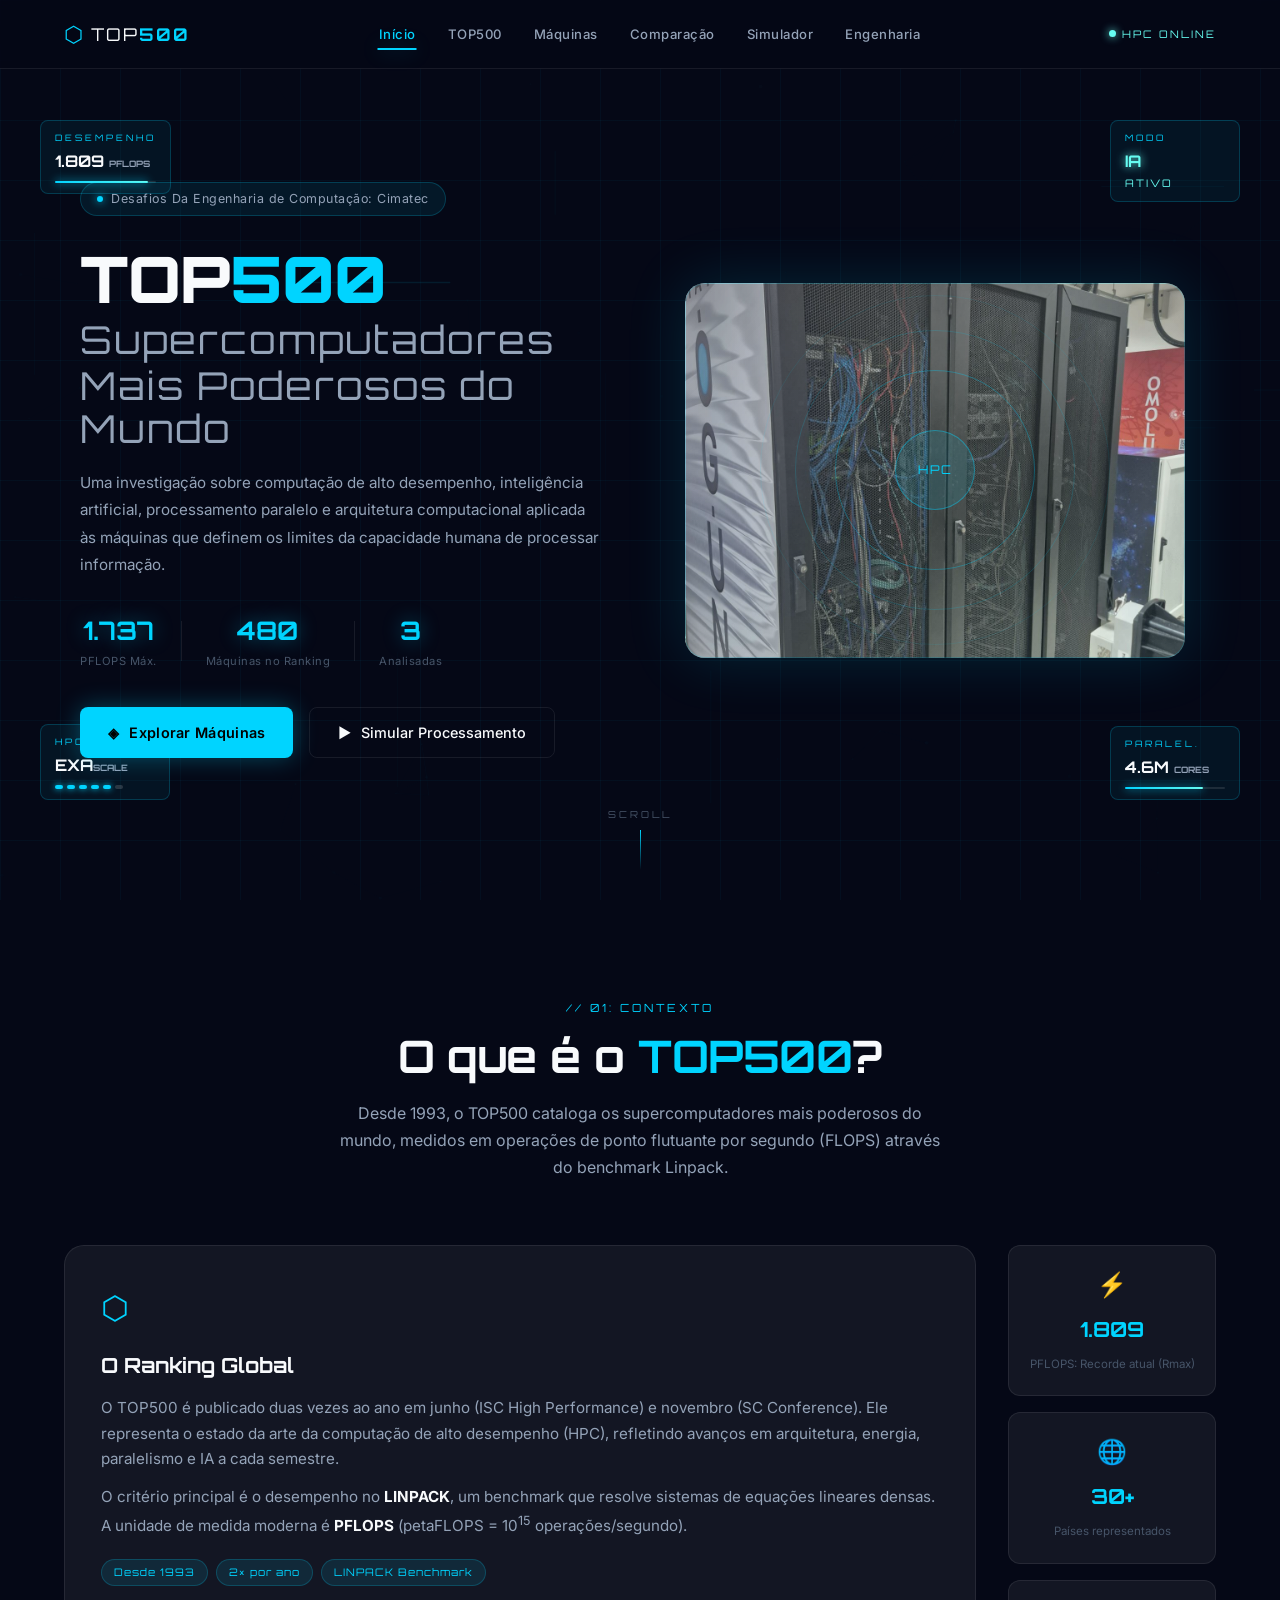
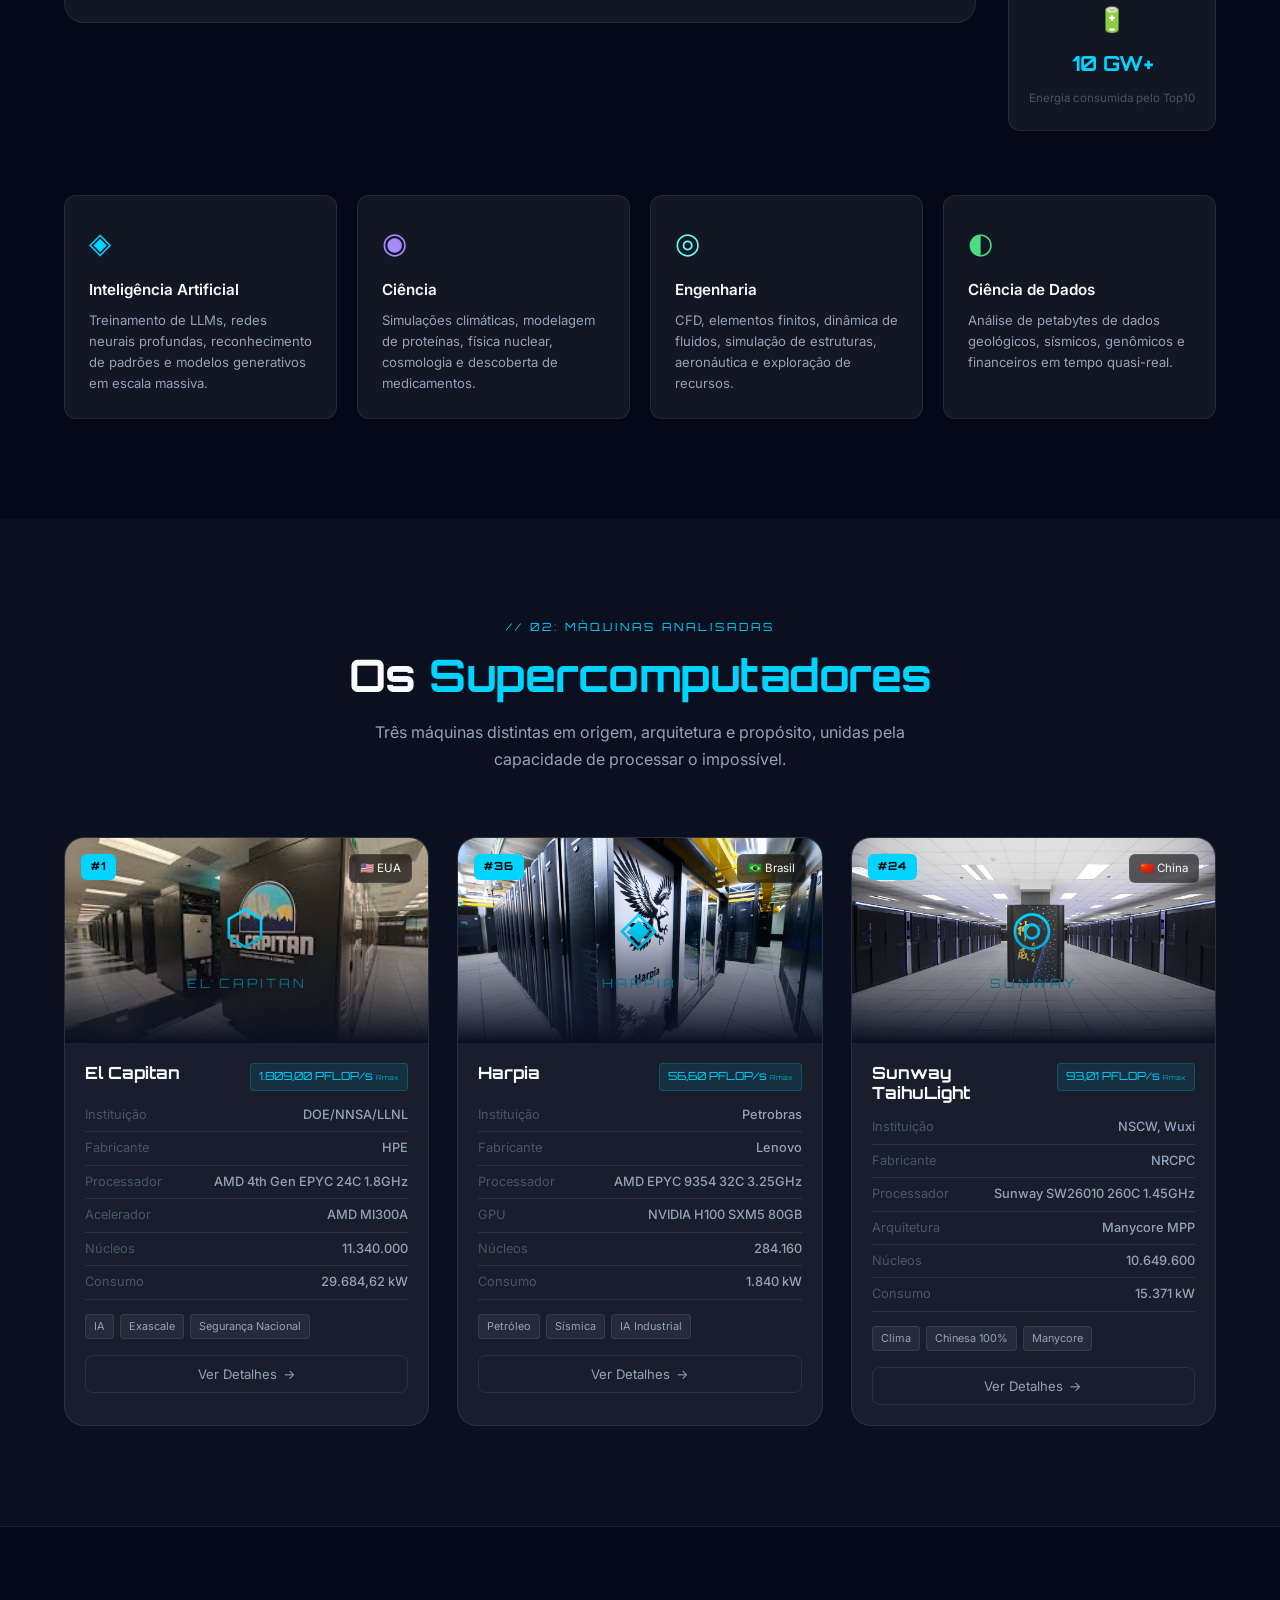
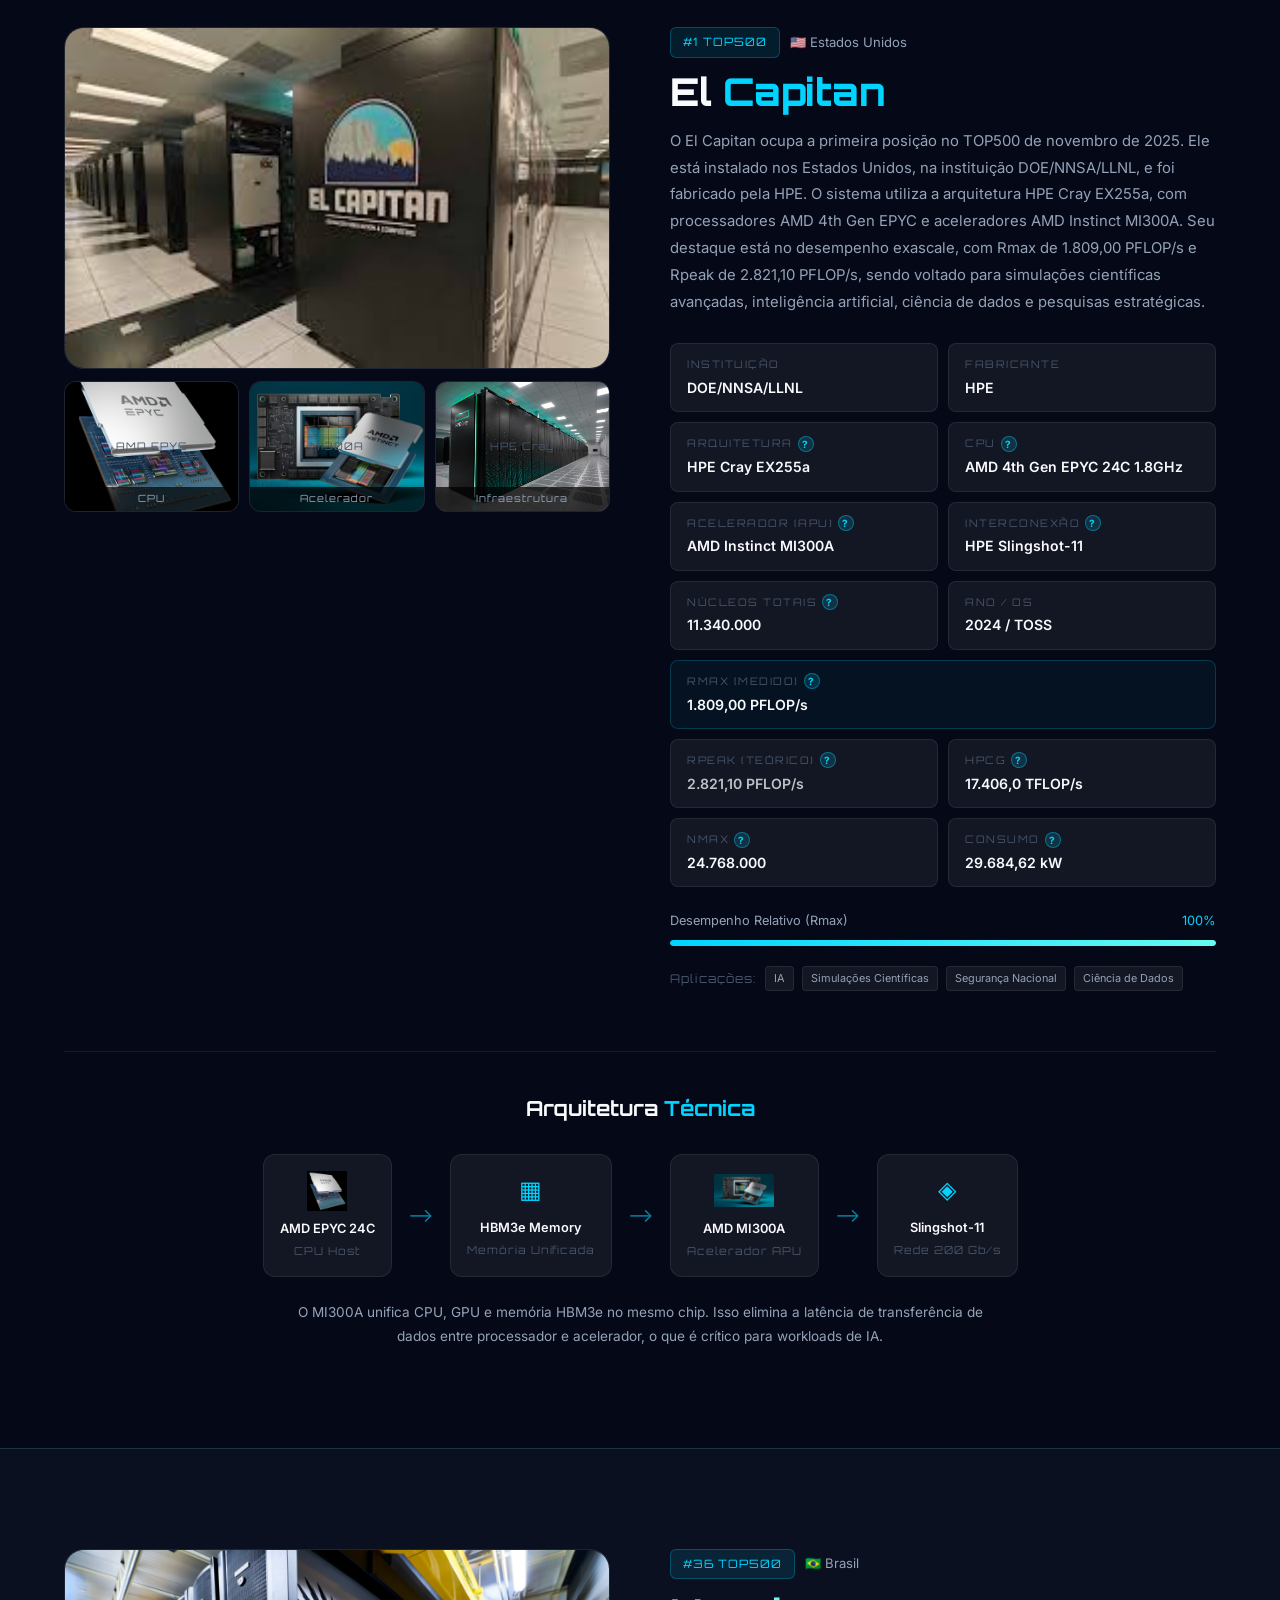
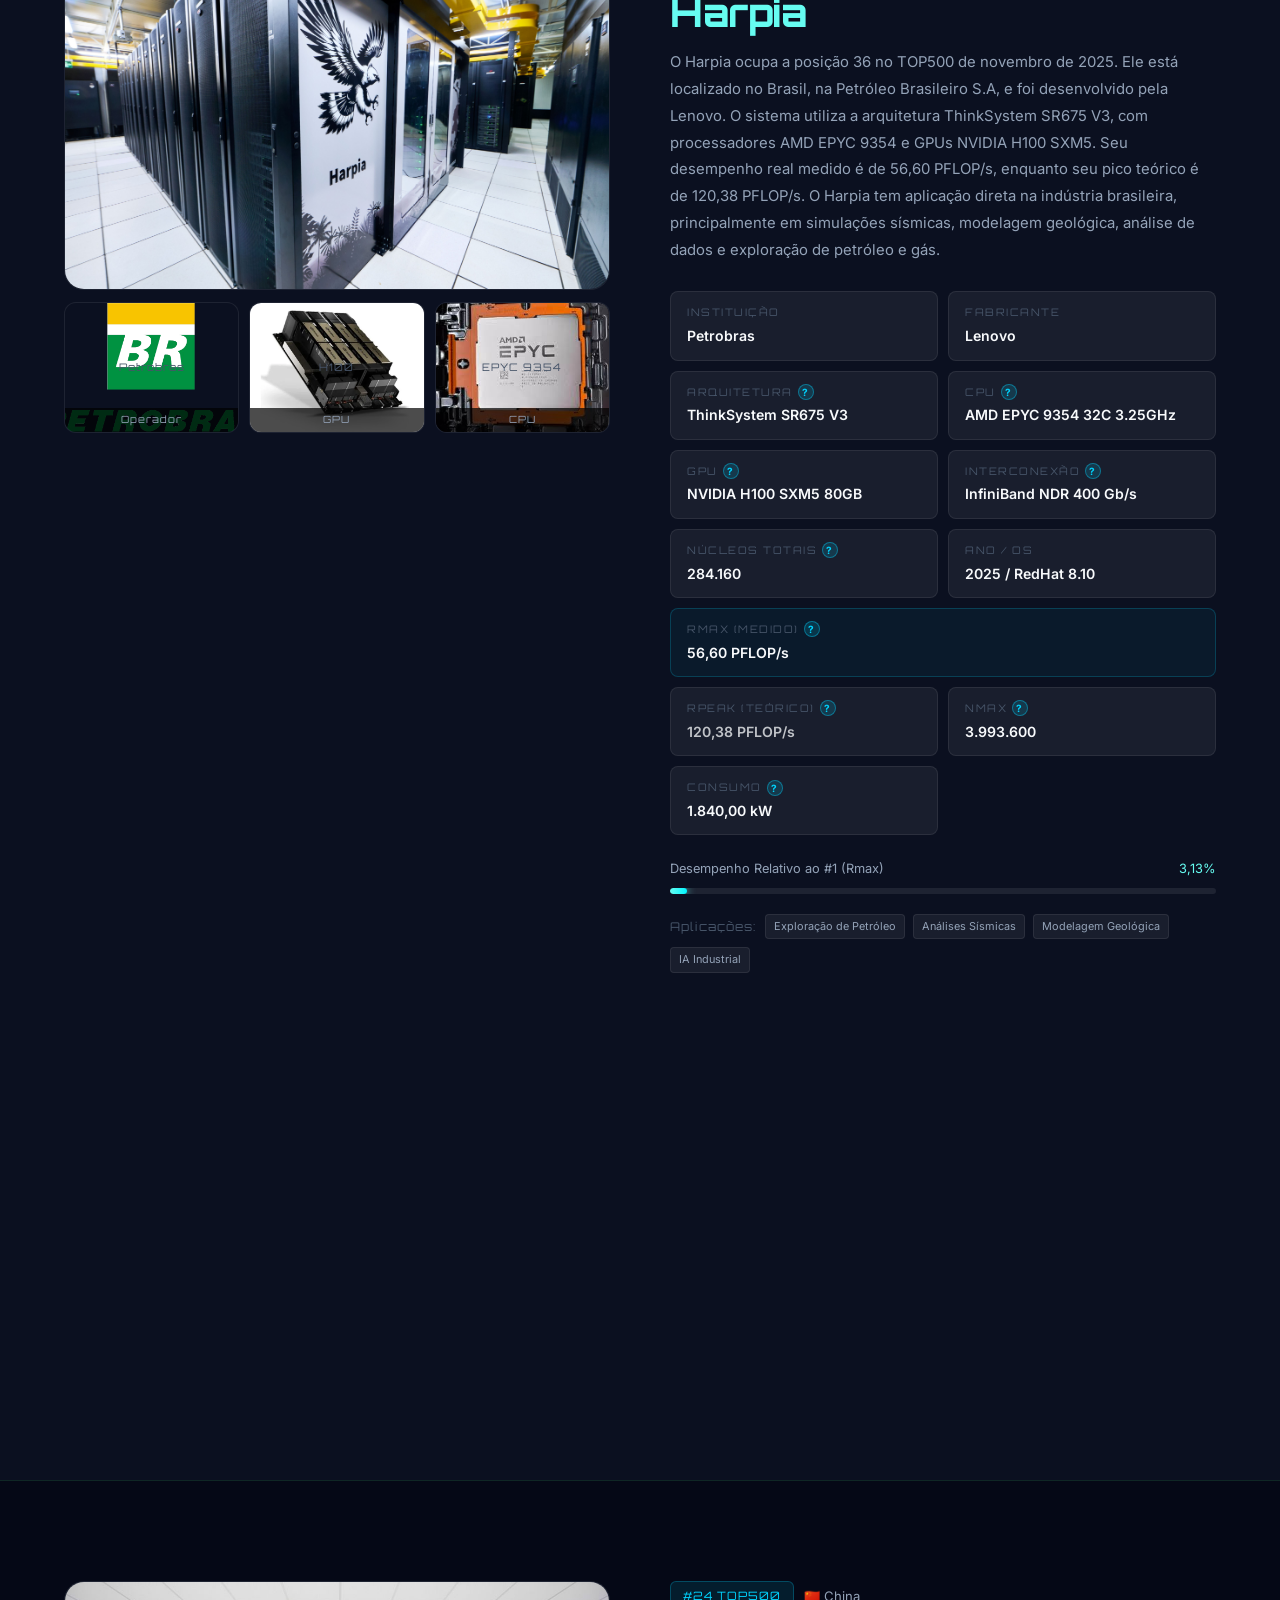
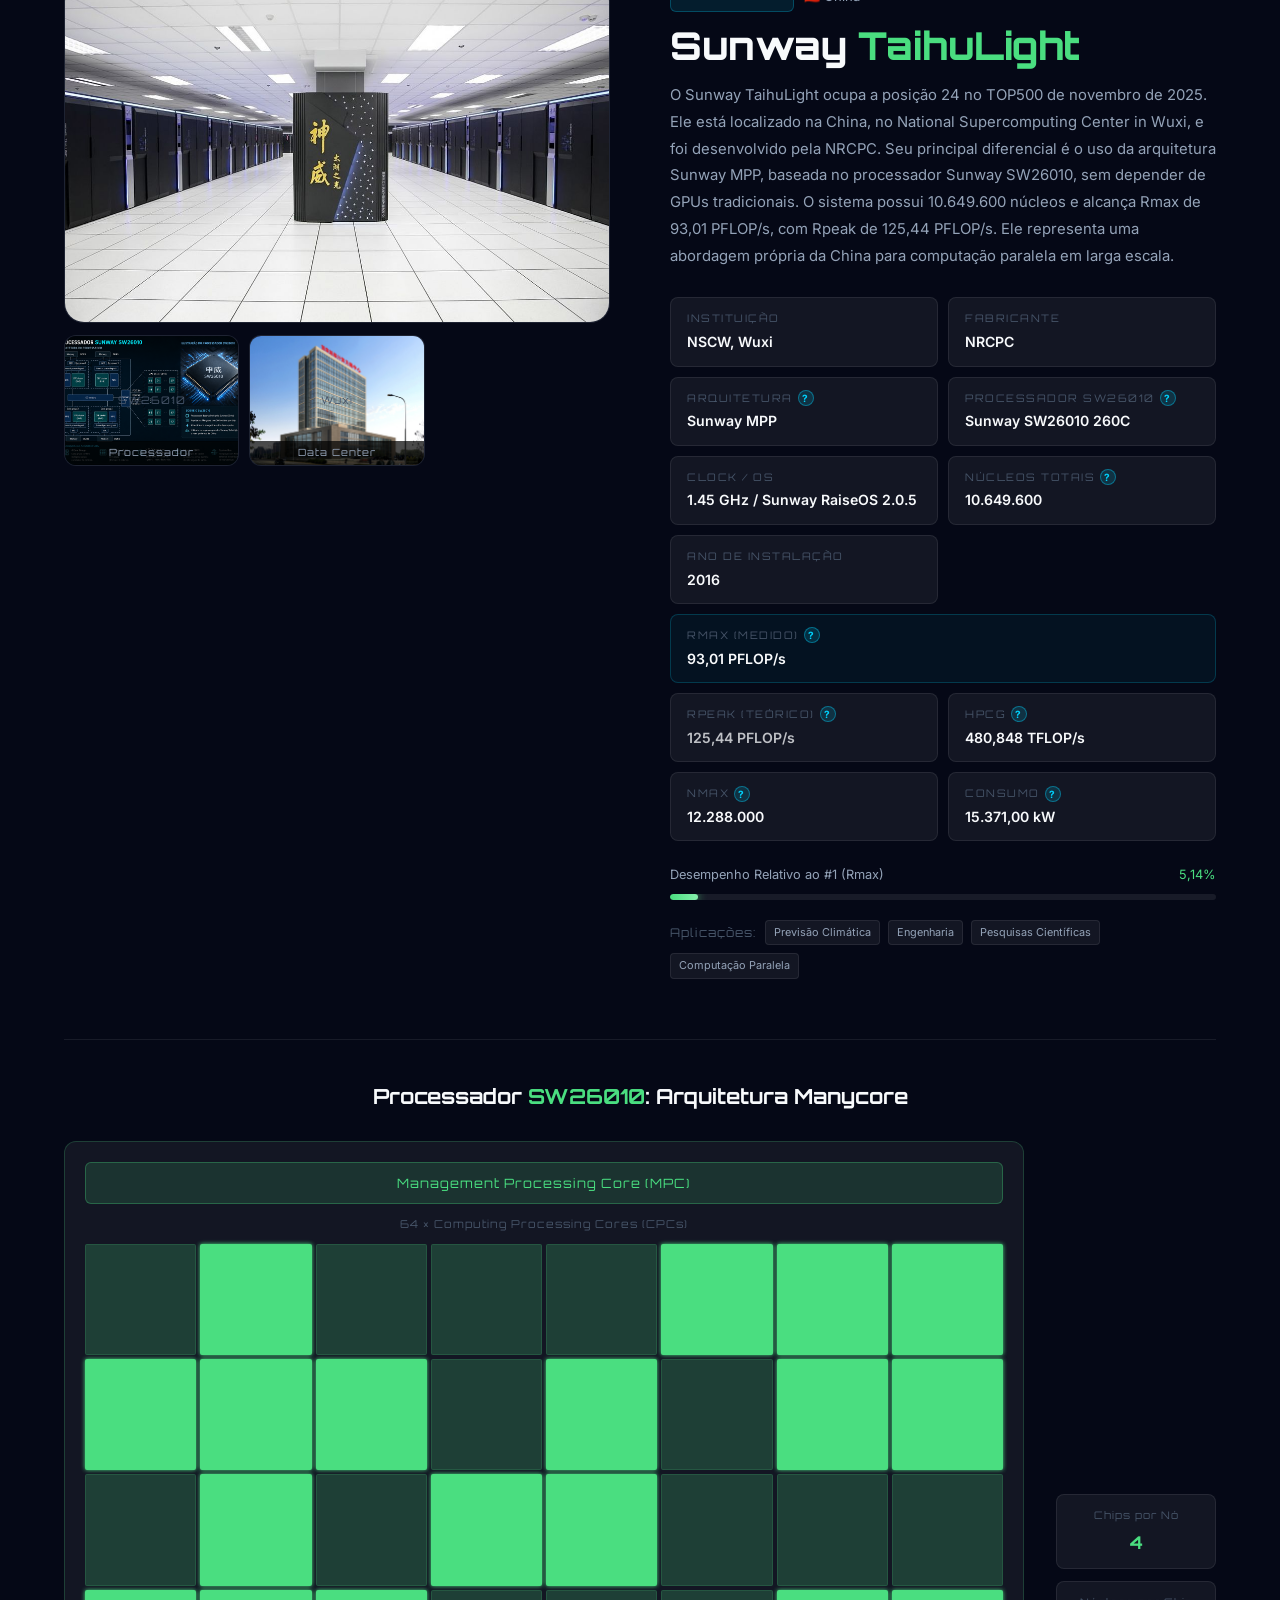
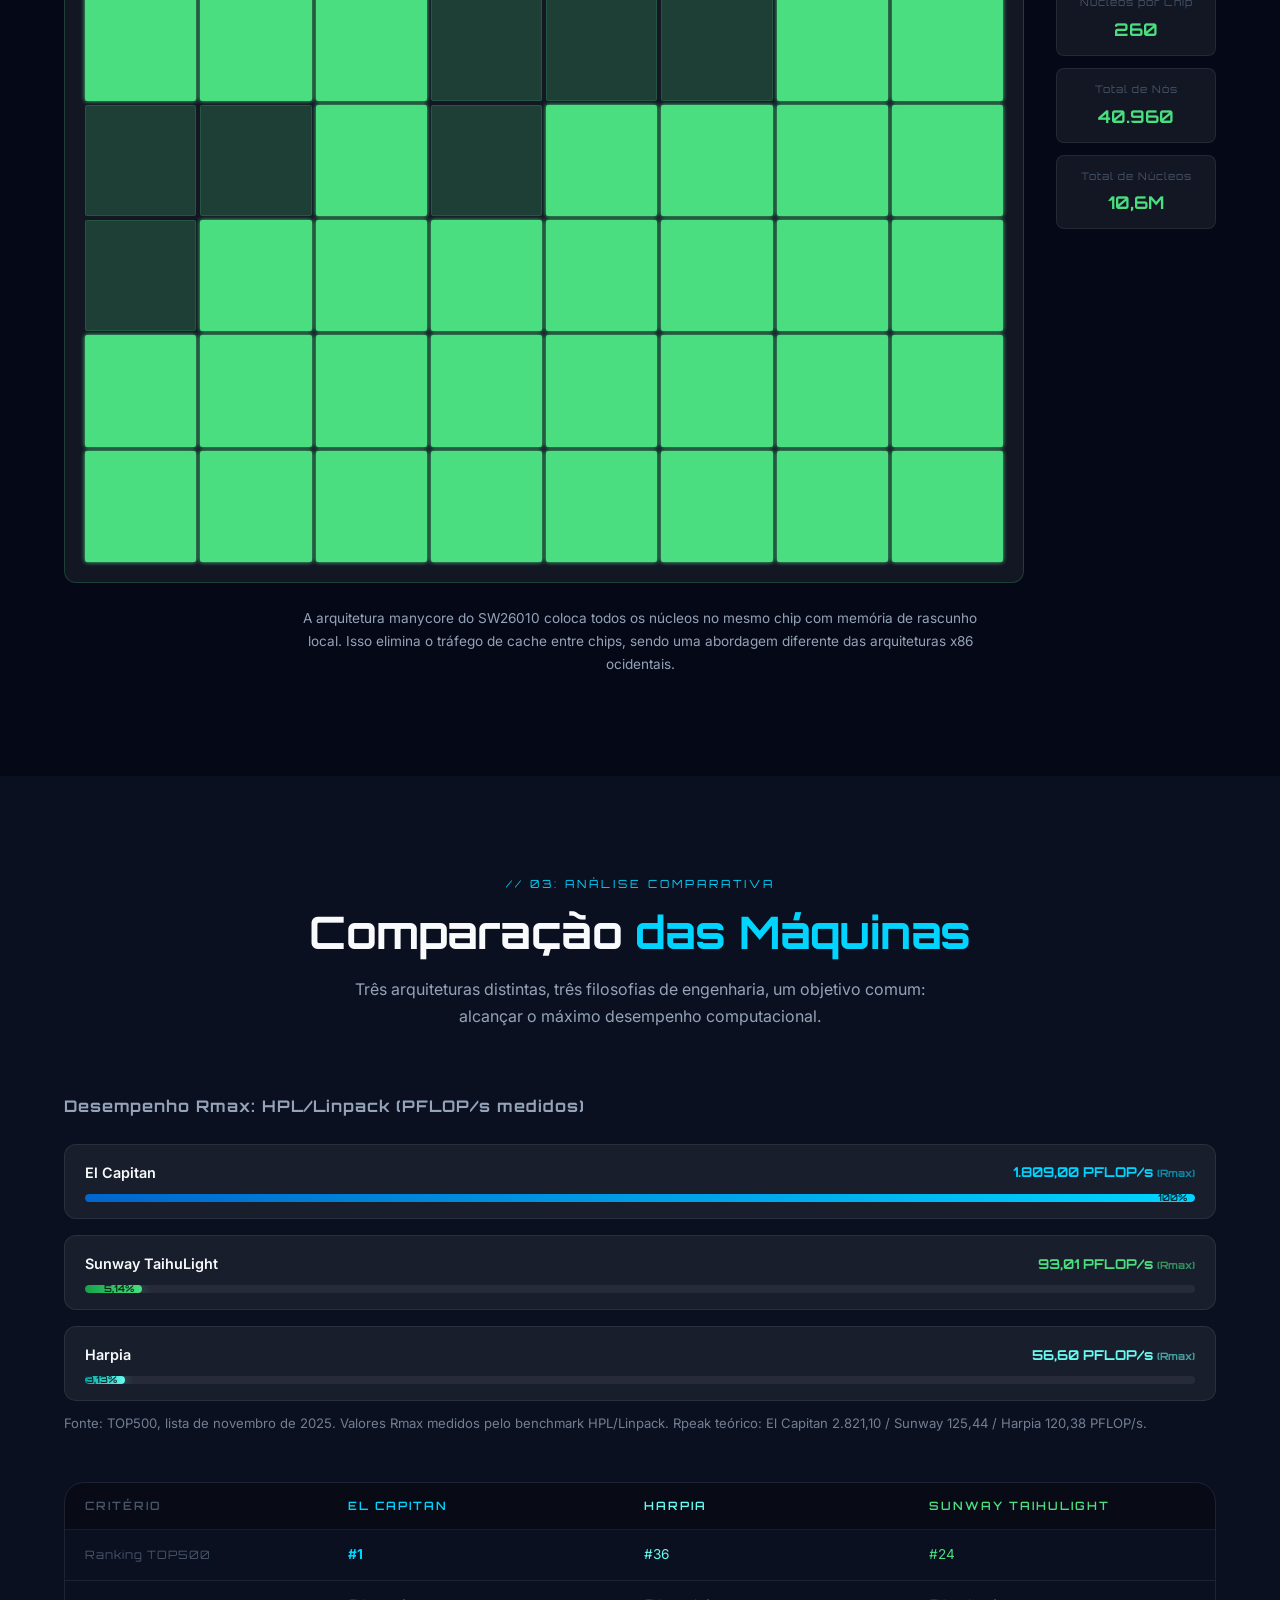
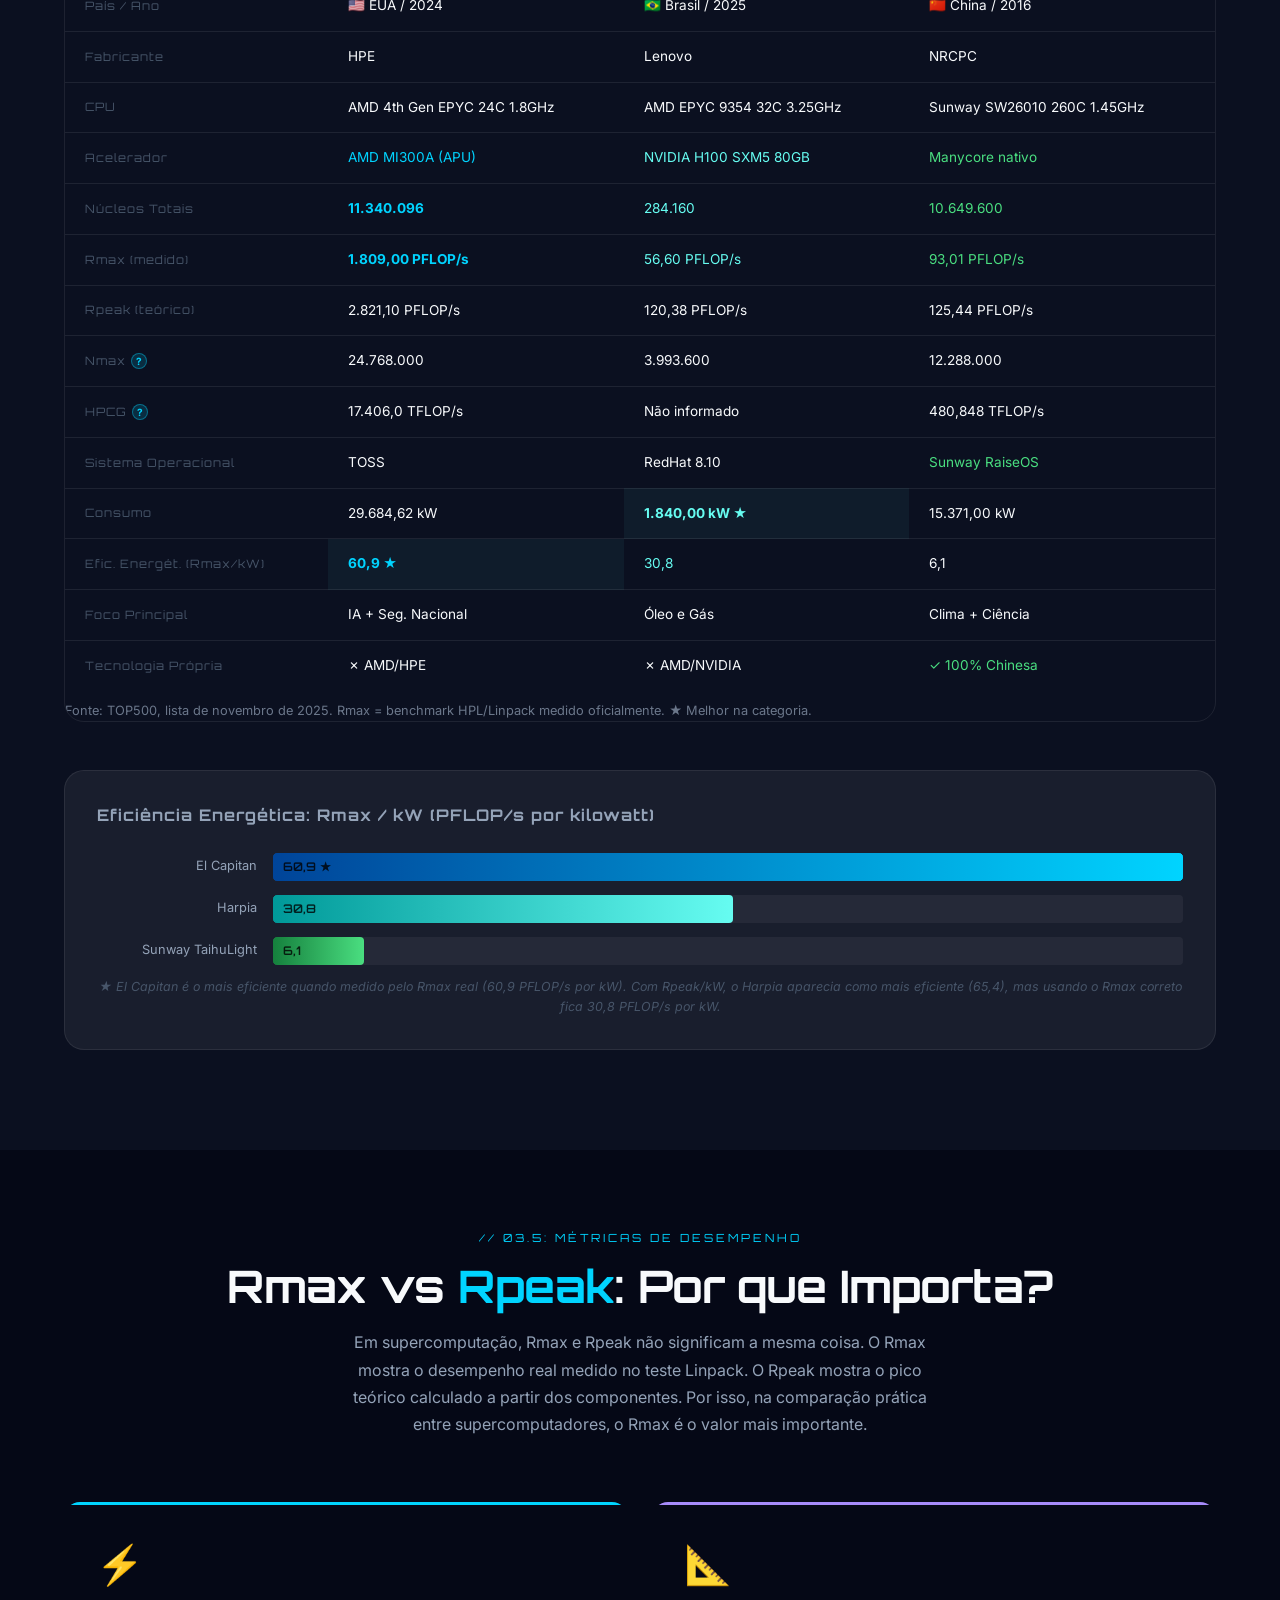
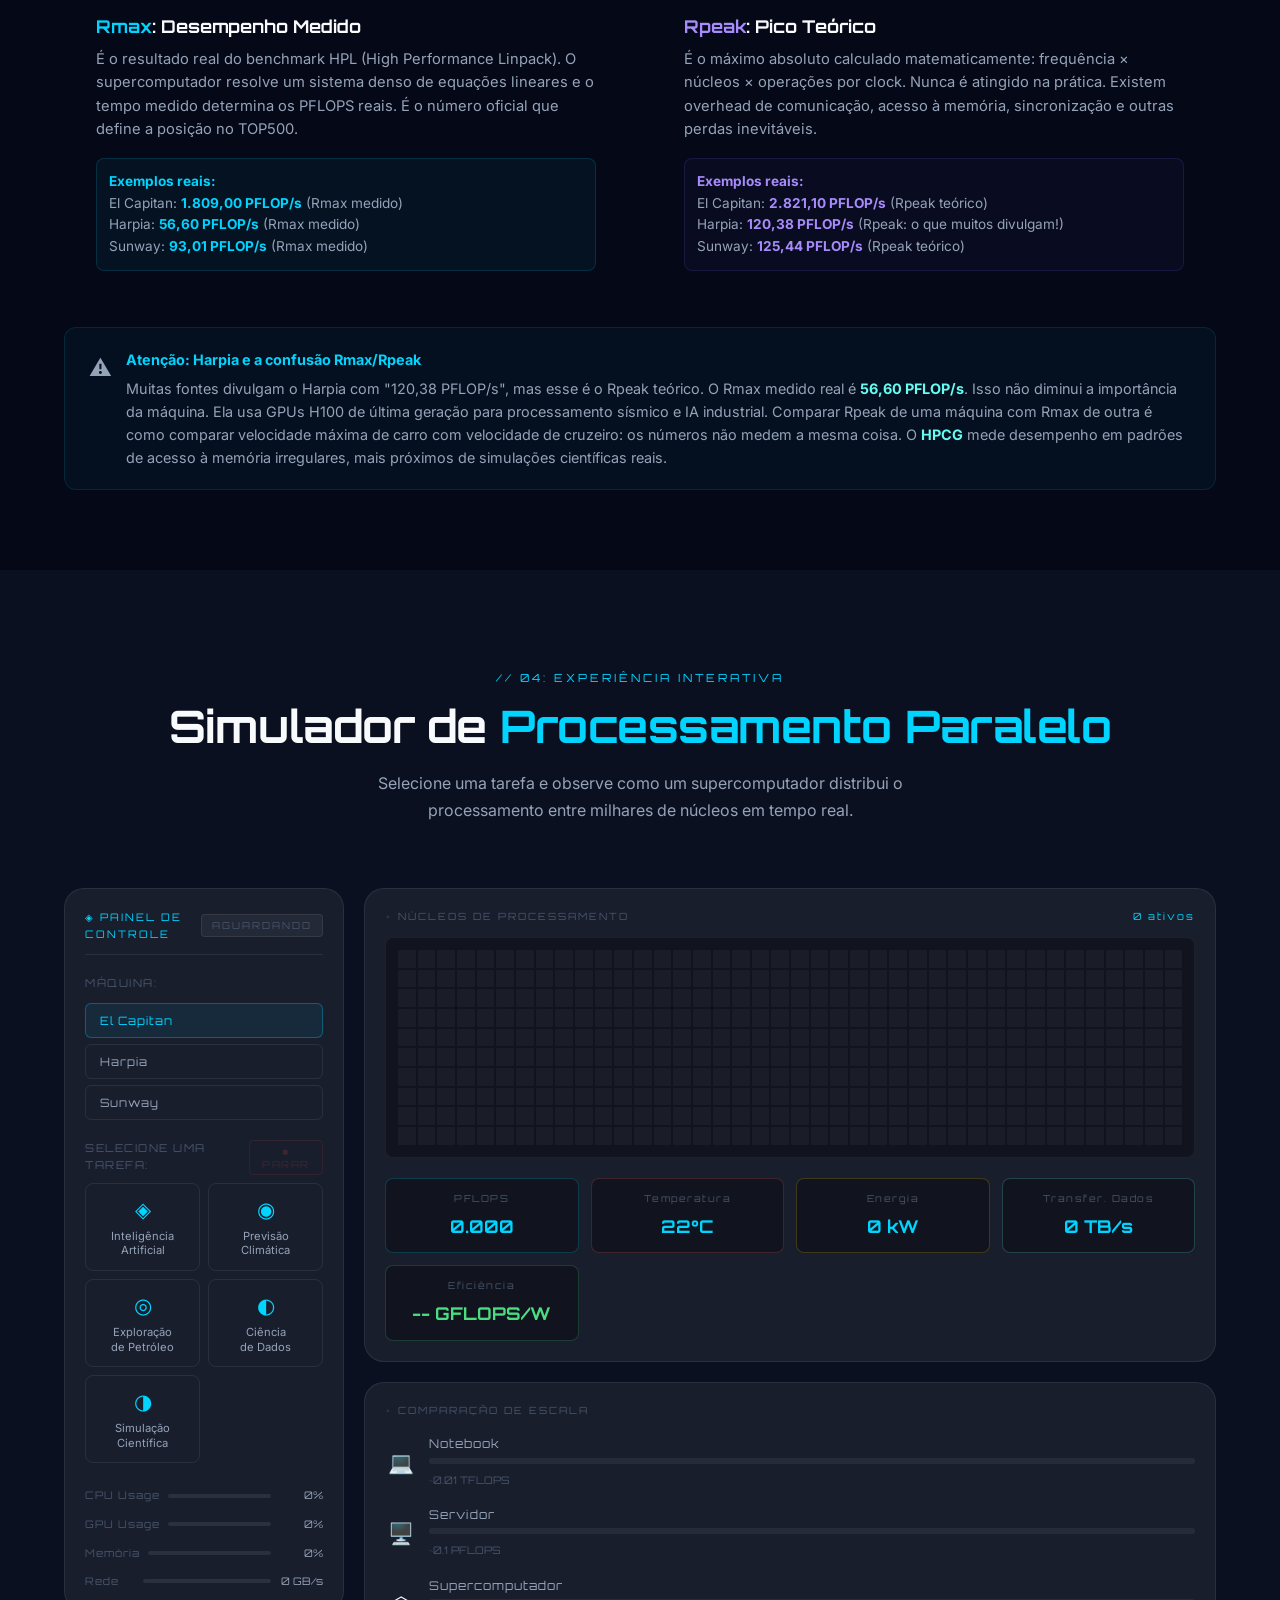
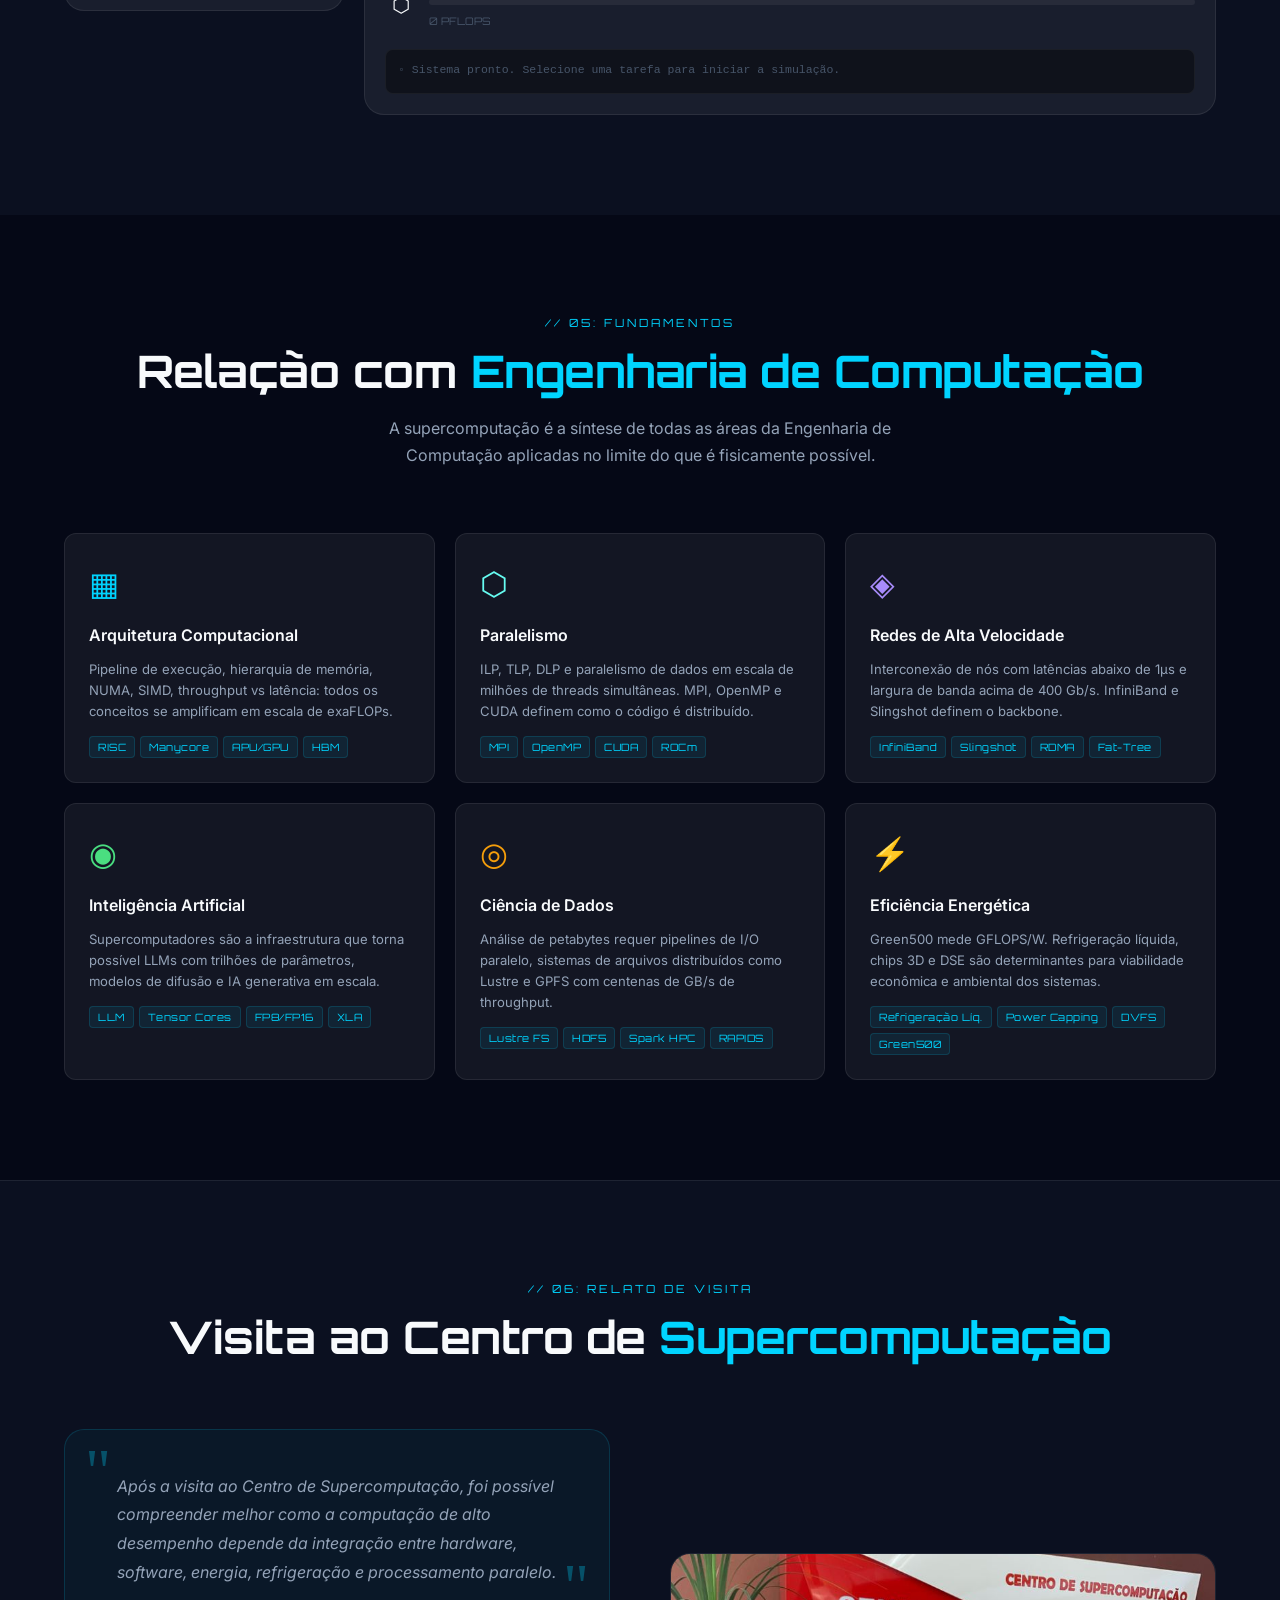
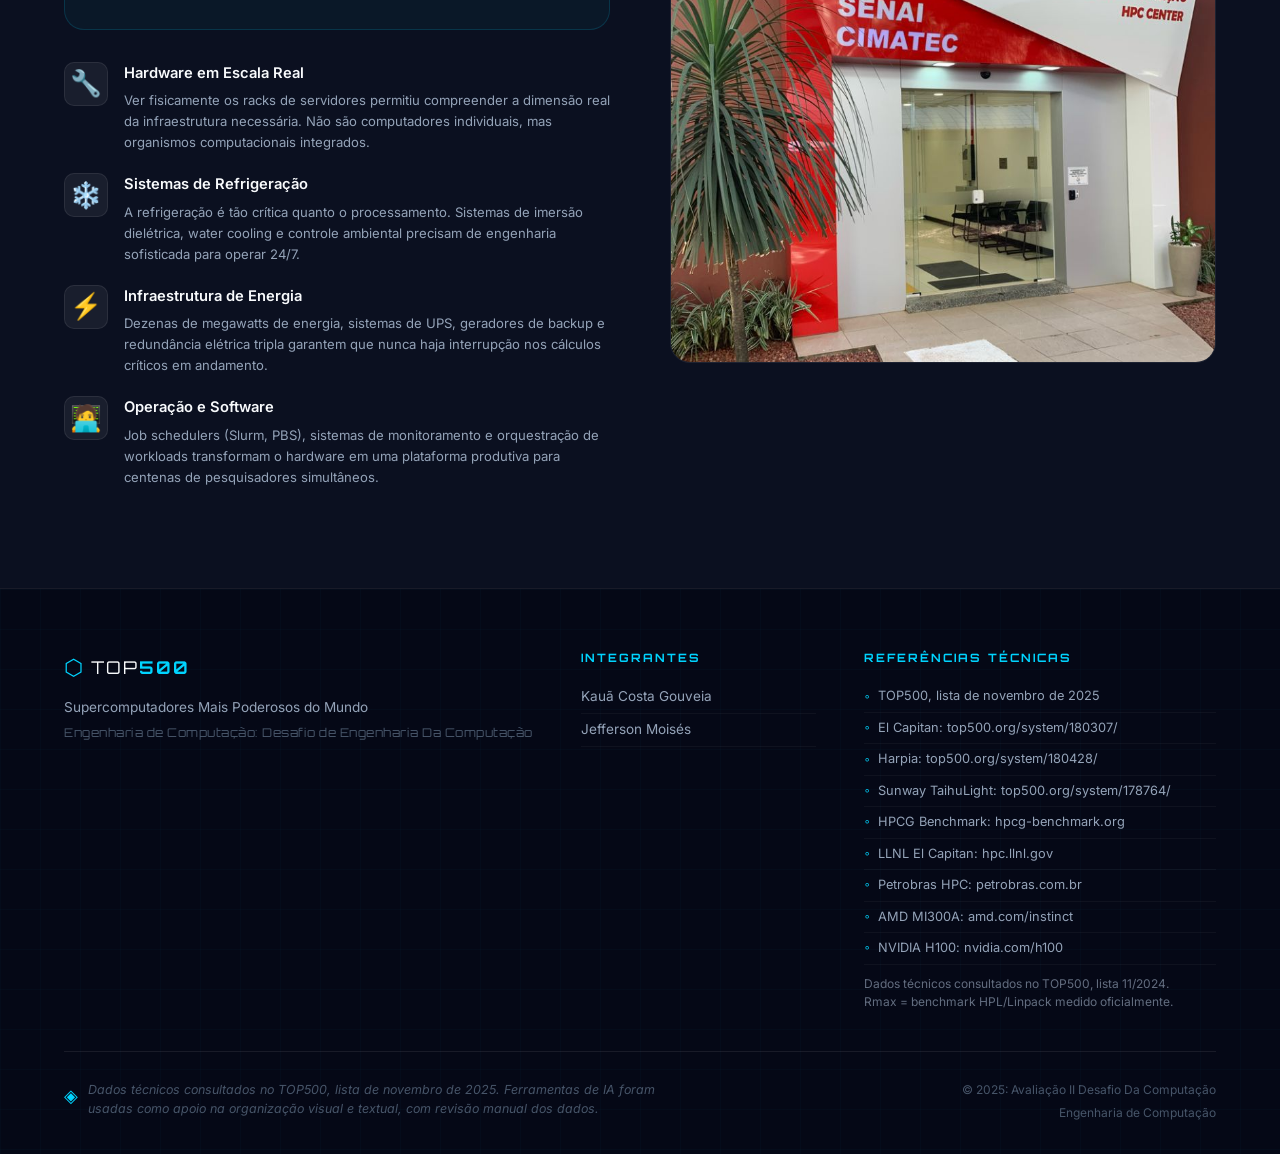
<file: index.html>
<!DOCTYPE html>
<html lang="pt-BR">
<head>
    <meta charset="UTF-8">
    <meta name="viewport" content="width=device-width, initial-scale=1.0">
    <title>TOP500: Supercomputadores Mais Poderosos do Mundo</title>

    <!-- Google Fonts: Inter + Orbitron -->
    <link rel="preconnect" href="https://fonts.googleapis.com">
    <link rel="preconnect" href="https://fonts.gstatic.com" crossorigin>
    <link href="https://fonts.googleapis.com/css2?family=Inter:wght@300;400;500;600;700&family=Orbitron:wght@400;500;600;700;800;900&display=swap" rel="stylesheet">

    <link rel="stylesheet" href="style.css">

    <!-- Tooltip critical rules — inline fallback garantido -->
    <style>
        .tooltip-box {
            position: absolute !important;
            bottom: calc(100% + 8px) !important;
            left: 50% !important;
            transform: translateX(-50%) !important;
            opacity: 0 !important;
            visibility: hidden !important;
            pointer-events: none !important;
            z-index: 200 !important;
        }
        .tooltip-wrapper:hover .tooltip-box,
        .tooltip-wrapper .tooltip-icon.active + .tooltip-box,
        .tooltip-box.visible {
            opacity: 1 !important;
            visibility: visible !important;
            pointer-events: auto !important;
        }
        .tooltip-wrapper {
            display: inline-flex !important;
            align-items: center !important;
            position: relative !important;
        }
    </style>
</head>
<body>

    <!-- ===========================
         TELA DE LOADING FUTURISTA
         =========================== -->
    <div id="loading-screen">
        <div class="loading-content">
            <div class="loading-logo">
                <span class="loading-icon">⬡</span>
                <span class="loading-title">TOP500</span>
            </div>
            <div class="loading-bar-wrapper">
                <div class="loading-bar-track">
                    <div class="loading-bar-fill" id="loading-bar"></div>
                </div>
                <span class="loading-percent" id="loading-percent">0%</span>
            </div>
            <p class="loading-status" id="loading-status">Inicializando sistema...</p>
            <div class="loading-dots">
                <span></span><span></span><span></span>
            </div>
        </div>
    </div>

    <!-- ===========================
         CANVAS DE PARTÍCULAS (FUNDO)
         =========================== -->
    <canvas id="particles-canvas"></canvas>

    <!-- ===========================
         NAVEGAÇÃO FIXA
         =========================== -->
    <nav id="navbar">
        <div class="nav-container">
            <div class="nav-logo">
                <span class="logo-icon">⬡</span>
                <span class="logo-text">TOP<strong>500</strong></span>
            </div>
            <ul class="nav-links">
                <li><a href="#hero" class="nav-link active" data-section="hero">Início</a></li>
                <li><a href="#top500" class="nav-link" data-section="top500">TOP500</a></li>
                <li><a href="#maquinas" class="nav-link" data-section="maquinas">Máquinas</a></li>
                <li><a href="#comparacao" class="nav-link" data-section="comparacao">Comparação</a></li>
                <li><a href="#simulador" class="nav-link" data-section="simulador">Simulador</a></li>
                <li><a href="#engenharia" class="nav-link" data-section="engenharia">Engenharia</a></li>
            </ul>
            <div class="nav-status">
                <span class="status-dot"></span>
                <span class="status-text">HPC ONLINE</span>
            </div>
            <button class="nav-toggle" id="nav-toggle" aria-label="Menu">
                <span></span><span></span><span></span>
            </button>
        </div>
    </nav>

    <!-- ===========================
         SEÇÃO 1 — HERO
         =========================== -->
    <section id="hero" class="hero-section">
        <div class="hero-grid-overlay"></div>

        <!-- Indicadores flutuantes HUD -->
        <div class="hud-indicator hud-top-left" data-delay="0.3">
            <span class="hud-label">DESEMPENHO</span>
            <span class="hud-value">1.809 <small>PFLOPS</small></span>
            <div class="hud-bar"><div class="hud-bar-fill" style="width:92%"></div></div>
        </div>
        <div class="hud-indicator hud-top-right" data-delay="0.6">
            <span class="hud-label">MODO</span>
            <span class="hud-value ia-badge">IA</span>
            <span class="hud-sub">ATIVO</span>
        </div>
        <div class="hud-indicator hud-bottom-left" data-delay="0.9">
            <span class="hud-label">HPC</span>
            <span class="hud-value">EXA<small>SCALE</small></span>
            <div class="hud-dot-row">
                <span class="hdot on"></span><span class="hdot on"></span>
                <span class="hdot on"></span><span class="hdot on"></span>
                <span class="hdot on"></span><span class="hdot"></span>
            </div>
        </div>
        <div class="hud-indicator hud-bottom-right" data-delay="1.2">
            <span class="hud-label">PARALEL.</span>
            <span class="hud-value">4.6M <small>CORES</small></span>
            <div class="hud-bar"><div class="hud-bar-fill" style="width:78%"></div></div>
        </div>

        <!-- Conteúdo central -->
        <div class="hero-content">
            <div class="hero-badge">
                <span class="badge-dot"></span>
                Desafios Da Engenharia de Computação: Cimatec 
            </div>
            <h1 class="hero-title">
                TOP<span class="accent">500</span>
                <span class="hero-subtitle-line">Supercomputadores</span>
                <span class="hero-subtitle-line accent-line">Mais Poderosos do Mundo</span>
            </h1>
            <p class="hero-description">
                Uma investigação sobre computação de alto desempenho, inteligência artificial,
                processamento paralelo e arquitetura computacional aplicada às máquinas que
                definem os limites da capacidade humana de processar informação.
            </p>
            <div class="hero-stats-row">
                <div class="hero-stat">
                    <span class="hstat-value" data-target="1809">0</span>
                    <span class="hstat-label">PFLOPS Máx.</span>
                </div>
                <div class="hero-stat-divider"></div>
                <div class="hero-stat">
                    <span class="hstat-value" data-target="500">0</span>
                    <span class="hstat-label">Máquinas no Ranking</span>
                </div>
                <div class="hero-stat-divider"></div>
                <div class="hero-stat">
                    <span class="hstat-value" data-target="3">0</span>
                    <span class="hstat-label">Analisadas</span>
                </div>
            </div>
            <div class="hero-buttons">
                <a href="#maquinas" class="btn-primary">
                    <span class="btn-icon">◈</span>
                    Explorar Máquinas
                </a>
                <a href="#simulador" class="btn-secondary">
                    <span class="btn-icon">▶</span>
                    Simular Processamento
                </a>
            </div>
        </div>

        <!-- Imagem hero com overlay -->
        <div class="hero-visual">
            <div class="hero-image-container">
                <img src="assets/images/backgrounds/HPCCIMATEC.jpg"
                     alt="Supercomputador"
                     class="hero-image"
                     onerror="this.style.display='none'; this.parentElement.classList.add('no-image')">
                <div class="hero-image-overlay"></div>
            </div>
            <!-- Anéis animados (fallback visual) -->
            <div class="hero-rings">
                <div class="ring ring-1"></div>
                <div class="ring ring-2"></div>
                <div class="ring ring-3"></div>
                <div class="ring-center">
                    <span>HPC</span>
                </div>
            </div>
        </div>

        <div class="scroll-indicator">
            <span class="scroll-text">SCROLL</span>
            <div class="scroll-line"></div>
        </div>
    </section>

    <!-- ===========================
         SEÇÃO 2 — O QUE É O TOP500
         =========================== -->
    <section id="top500" class="section">
        <div class="container">
            <div class="section-header reveal">
                <span class="section-tag">// 01: CONTEXTO</span>
                <h2 class="section-title">O que é o <span class="accent">TOP500</span>?</h2>
                <p class="section-subtitle">
                    Desde 1993, o TOP500 cataloga os supercomputadores mais poderosos do mundo,
                    medidos em operações de ponto flutuante por segundo (FLOPS) através do
                    benchmark Linpack.
                </p>
            </div>

            <div class="top500-info-grid reveal">
                <div class="info-main-card">
                    <div class="info-card-icon">⬡</div>
                    <h3>O Ranking Global</h3>
                    <p>
                        O TOP500 é publicado duas vezes ao ano em junho (ISC High Performance)
                        e novembro (SC Conference). Ele representa o estado da arte da computação
                        de alto desempenho (HPC), refletindo avanços em arquitetura, energia,
                        paralelismo e IA a cada semestre.
                    </p>
                    <p>
                        O critério principal é o desempenho no <strong>LINPACK</strong>, um benchmark
                        que resolve sistemas de equações lineares densas. A unidade de medida moderna
                        é <strong>PFLOPS</strong> (petaFLOPS = 10<sup>15</sup> operações/segundo).
                    </p>
                    <div class="info-badge-row">
                        <span class="info-badge">Desde 1993</span>
                        <span class="info-badge">2× por ano</span>
                        <span class="info-badge">LINPACK Benchmark</span>
                    </div>
                </div>

                <div class="info-stats-column">
                    <div class="mini-stat-card">
                        <span class="msc-icon">⚡</span>
                        <span class="msc-value">1.809</span>
                        <span class="msc-label">PFLOPS: Recorde atual (Rmax)</span>
                    </div>
                    <div class="mini-stat-card">
                        <span class="msc-icon">🌐</span>
                        <span class="msc-value">30+</span>
                        <span class="msc-label">Países representados</span>
                    </div>
                    <div class="mini-stat-card">
                        <span class="msc-icon">🔋</span>
                        <span class="msc-value">10 GW+</span>
                        <span class="msc-label">Energia consumida pelo Top10</span>
                    </div>
                </div>
            </div>

            <!-- Cards de aplicações -->
            <div class="app-cards-grid reveal">
                <div class="app-card" data-delay="0">
                    <div class="app-card-icon ia-color">◈</div>
                    <h4>Inteligência Artificial</h4>
                    <p>Treinamento de LLMs, redes neurais profundas, reconhecimento de padrões e modelos generativos em escala massiva.</p>
                    <div class="app-card-line ia-line"></div>
                </div>
                <div class="app-card" data-delay="0.1">
                    <div class="app-card-icon sci-color">◉</div>
                    <h4>Ciência</h4>
                    <p>Simulações climáticas, modelagem de proteínas, física nuclear, cosmologia e descoberta de medicamentos.</p>
                    <div class="app-card-line sci-line"></div>
                </div>
                <div class="app-card" data-delay="0.2">
                    <div class="app-card-icon eng-color">◎</div>
                    <h4>Engenharia</h4>
                    <p>CFD, elementos finitos, dinâmica de fluidos, simulação de estruturas, aeronáutica e exploração de recursos.</p>
                    <div class="app-card-line eng-line"></div>
                </div>
                <div class="app-card" data-delay="0.3">
                    <div class="app-card-icon data-color">◐</div>
                    <h4>Ciência de Dados</h4>
                    <p>Análise de petabytes de dados geológicos, sísmicos, genômicos e financeiros em tempo quasi-real.</p>
                    <div class="app-card-line data-line"></div>
                </div>
            </div>
        </div>
    </section>

    <!-- ===========================
         SEÇÃO 3 — CARDS DAS MÁQUINAS
         =========================== -->
    <section id="maquinas" class="section section-dark">
        <div class="container">
            <div class="section-header reveal">
                <span class="section-tag">// 02: MÁQUINAS ANALISADAS</span>
                <h2 class="section-title">Os <span class="accent">Supercomputadores</span></h2>
                <p class="section-subtitle">
                    Três máquinas distintas em origem, arquitetura e propósito, unidas pela
                    capacidade de processar o impossível.
                </p>
            </div>

            <div class="machines-grid">
                <!-- Card El Capitan -->
                <div class="machine-card reveal" data-machine="el-capitan" data-delay="0">
                    <div class="mc-rank">#1</div>
                    <div class="mc-image-container">
                        <img src="assets/images/el-capitan/el-capitan.jpg"
                             alt="El Capitan"
                             class="mc-image"
                             onerror="this.style.display='none'; this.parentElement.classList.add('mc-no-img')">
                        <div class="mc-image-fallback">
                            <div class="mc-fallback-icon">⬡</div>
                            <span>EL CAPITAN</span>
                        </div>
                        <div class="mc-image-overlay"></div>
                        <div class="mc-country-badge">🇺🇸 EUA</div>
                    </div>
                    <div class="mc-content">
                        <div class="mc-header">
                            <h3 class="mc-name">El Capitan</h3>
                            <span class="mc-perf">1.809,00 PFLOP/s <small style="font-size:0.6em;opacity:0.7">Rmax</small></span>
                        </div>
                        <div class="mc-specs">
                            <div class="spec-row">
                                <span class="spec-label">Instituição</span>
                                <span class="spec-value">DOE/NNSA/LLNL</span>
                            </div>
                            <div class="spec-row">
                                <span class="spec-label">Fabricante</span>
                                <span class="spec-value">HPE</span>
                            </div>
                            <div class="spec-row">
                                <span class="spec-label">Processador</span>
                                <span class="spec-value">AMD 4th Gen EPYC 24C 1.8GHz</span>
                            </div>
                            <div class="spec-row">
                                <span class="spec-label">Acelerador</span>
                                <span class="spec-value">AMD MI300A</span>
                            </div>
                            <div class="spec-row">
                                <span class="spec-label">Núcleos</span>
                                <span class="spec-value">11.340.000</span>
                            </div>
                            <div class="spec-row">
                                <span class="spec-label">Consumo</span>
                                <span class="spec-value">29.684,62 kW</span>
                            </div>
                        </div>
                        <div class="mc-tags">
                            <span class="tag">IA</span>
                            <span class="tag">Exascale</span>
                            <span class="tag">Segurança Nacional</span>
                        </div>
                        <button class="mc-btn" onclick="scrollToDetail('el-capitan-detail')">
                            Ver Detalhes <span>→</span>
                        </button>
                    </div>
                    <div class="mc-glow mc-glow-blue"></div>
                </div>

                <!-- Card Harpia -->
                <div class="machine-card reveal" data-machine="harpia" data-delay="0.15">
                    <div class="mc-rank">#36</div>
                    <div class="mc-image-container">
                        <img src="assets/images/harpia/harpia.jpg"
                             alt="Harpia"
                             class="mc-image"
                             onerror="this.style.display='none'; this.parentElement.classList.add('mc-no-img')">
                        <div class="mc-image-fallback">
                            <div class="mc-fallback-icon">◈</div>
                            <span>HARPIA</span>
                        </div>
                        <div class="mc-image-overlay"></div>
                        <div class="mc-country-badge">🇧🇷 Brasil</div>
                    </div>
                    <div class="mc-content">
                        <div class="mc-header">
                            <h3 class="mc-name">Harpia</h3>
                            <span class="mc-perf">56,60 PFLOP/s <small style="font-size:0.6em;opacity:0.7">Rmax</small></span>
                        </div>
                        <div class="mc-specs">
                            <div class="spec-row">
                                <span class="spec-label">Instituição</span>
                                <span class="spec-value">Petrobras</span>
                            </div>
                            <div class="spec-row">
                                <span class="spec-label">Fabricante</span>
                                <span class="spec-value">Lenovo</span>
                            </div>
                            <div class="spec-row">
                                <span class="spec-label">Processador</span>
                                <span class="spec-value">AMD EPYC 9354 32C 3.25GHz</span>
                            </div>
                            <div class="spec-row">
                                <span class="spec-label">GPU</span>
                                <span class="spec-value">NVIDIA H100 SXM5 80GB</span>
                            </div>
                            <div class="spec-row">
                                <span class="spec-label">Núcleos</span>
                                <span class="spec-value">284.160</span>
                            </div>
                            <div class="spec-row">
                                <span class="spec-label">Consumo</span>
                                <span class="spec-value">1.840 kW</span>
                            </div>
                        </div>
                        <div class="mc-tags">
                            <span class="tag">Petróleo</span>
                            <span class="tag">Sísmica</span>
                            <span class="tag">IA Industrial</span>
                        </div>
                        <button class="mc-btn" onclick="scrollToDetail('harpia-detail')">
                            Ver Detalhes <span>→</span>
                        </button>
                    </div>
                    <div class="mc-glow mc-glow-cyan"></div>
                </div>

                <!-- Card Sunway TaihuLight -->
                <div class="machine-card reveal" data-machine="sunway" data-delay="0.3">
                    <div class="mc-rank">#24</div>
                    <div class="mc-image-container">
                        <img src="assets/images/sunway-taihulight/sunway-taihulight.jpg"
                             alt="Sunway TaihuLight"
                             class="mc-image"
                             onerror="this.style.display='none'; this.parentElement.classList.add('mc-no-img')">
                        <div class="mc-image-fallback">
                            <div class="mc-fallback-icon">◎</div>
                            <span>SUNWAY</span>
                        </div>
                        <div class="mc-image-overlay"></div>
                        <div class="mc-country-badge">🇨🇳 China</div>
                    </div>
                    <div class="mc-content">
                        <div class="mc-header">
                            <h3 class="mc-name">Sunway TaihuLight</h3>
                            <span class="mc-perf">93,01 PFLOP/s <small style="font-size:0.6em;opacity:0.7">Rmax</small></span>
                        </div>
                        <div class="mc-specs">
                            <div class="spec-row">
                                <span class="spec-label">Instituição</span>
                                <span class="spec-value">NSCW, Wuxi</span>
                            </div>
                            <div class="spec-row">
                                <span class="spec-label">Fabricante</span>
                                <span class="spec-value">NRCPC</span>
                            </div>
                            <div class="spec-row">
                                <span class="spec-label">Processador</span>
                                <span class="spec-value">Sunway SW26010 260C 1.45GHz</span>
                            </div>
                            <div class="spec-row">
                                <span class="spec-label">Arquitetura</span>
                                <span class="spec-value">Manycore MPP</span>
                            </div>
                            <div class="spec-row">
                                <span class="spec-label">Núcleos</span>
                                <span class="spec-value">10.649.600</span>
                            </div>
                            <div class="spec-row">
                                <span class="spec-label">Consumo</span>
                                <span class="spec-value">15.371 kW</span>
                            </div>
                        </div>
                        <div class="mc-tags">
                            <span class="tag">Clima</span>
                            <span class="tag">Chinesa 100%</span>
                            <span class="tag">Manycore</span>
                        </div>
                        <button class="mc-btn" onclick="scrollToDetail('sunway-detail')">
                            Ver Detalhes <span>→</span>
                        </button>
                    </div>
                    <div class="mc-glow mc-glow-green"></div>
                </div>
            </div>
        </div>
    </section>

    <!-- ===========================
         SEÇÃO 4 — DETALHES DAS MÁQUINAS
         =========================== -->

    <!-- EL CAPITAN DETAIL -->
    <section id="el-capitan-detail" class="section detail-section detail-blue">
        <div class="container">
            <div class="detail-layout reveal">
                <div class="detail-media">
                    <div class="detail-img-stack">
                        <div class="detail-main-img">
                            <img src="assets/images/el-capitan/el-capitan.jpg"
                                 alt="El Capitan"
                                 onerror="this.style.display='none'; this.parentElement.classList.add('no-img-fallback')">
                            <div class="detail-main-fallback">
                                <div class="dfallback-icon">⬡</div>
                                <span>EL CAPITAN</span>
                                <small>HPE Cray EX255a</small>
                            </div>
                        </div>
                        <div class="detail-sub-imgs">
                            <div class="detail-sub-img">
                                <img src="assets/images/el-capitan/amd-epyc.jpg"
                                     alt="AMD EPYC"
                                     onerror="this.style.display='none'; this.parentElement.classList.add('sub-no-img')">
                                <div class="sub-fallback">AMD EPYC</div>
                                <span class="sub-label">CPU</span>
                            </div>
                            <div class="detail-sub-img">
                                <img src="assets/images/el-capitan/amd-instinct-mi300a.jpg"
                                     alt="AMD Instinct MI300A"
                                     onerror="this.style.display='none'; this.parentElement.classList.add('sub-no-img')">
                                <div class="sub-fallback">MI300A</div>
                                <span class="sub-label">Acelerador</span>
                            </div>
                            <div class="detail-sub-img">
                                <img src="assets/images/el-capitan/hpe-cray.jpg"
                                     alt="HPE Cray"
                                     onerror="this.style.display='none'; this.parentElement.classList.add('sub-no-img')">
                                <div class="sub-fallback">HPE Cray</div>
                                <span class="sub-label">Infraestrutura</span>
                            </div>
                        </div>
                    </div>
                </div>

                <div class="detail-info">
                    <div class="detail-badge-row">
                        <span class="detail-rank">#1 TOP500</span>
                        <span class="detail-country">🇺🇸 Estados Unidos</span>
                    </div>
                    <h2 class="detail-title">El <span class="accent">Capitan</span></h2>
                    <p class="detail-desc">
                        O El Capitan ocupa a primeira posição no TOP500 de novembro de 2025. Ele está instalado nos Estados Unidos, na instituição DOE/NNSA/LLNL, e foi fabricado pela HPE. O sistema utiliza a arquitetura HPE Cray EX255a, com processadores AMD 4th Gen EPYC e aceleradores AMD Instinct MI300A. Seu destaque está no desempenho exascale, com Rmax de 1.809,00 PFLOP/s e Rpeak de 2.821,10 PFLOP/s, sendo voltado para simulações científicas avançadas, inteligência artificial, ciência de dados e pesquisas estratégicas.
                    </p>

                    <div class="detail-specs-grid">
                        <div class="dspec-card">
                            <span class="dspec-label">Instituição</span>
                            <span class="dspec-value">DOE/NNSA/LLNL</span>
                        </div>
                        <div class="dspec-card">
                            <span class="dspec-label">Fabricante</span>
                            <span class="dspec-value">HPE</span>
                        </div>
                        <div class="dspec-card">
                            <span class="dspec-label">
                                <span class="tooltip-wrapper">
                                    Arquitetura
                                    <i class="tooltip-icon" tabindex="0">?</i>
                                    <span class="tooltip-box"><strong>Arquitetura</strong>Sistema/plataforma de hardware. O EX255a é o chassi HPE Cray otimizado para APUs MI300A.</span>
                                </span>
                            </span>
                            <span class="dspec-value">HPE Cray EX255a</span>
                        </div>
                        <div class="dspec-card">
                            <span class="dspec-label">
                                <span class="tooltip-wrapper">
                                    CPU
                                    <i class="tooltip-icon" tabindex="0">?</i>
                                    <span class="tooltip-box"><strong>Processador</strong>Componente responsável por coordenar tarefas e executar instruções gerais. No El Capitan, o AMD EPYC 4ª Geração com 24 núcleos é integrado ao APU MI300A.</span>
                                </span>
                            </span>
                            <span class="dspec-value">AMD 4th Gen EPYC 24C 1.8GHz</span>
                        </div>
                        <div class="dspec-card">
                            <span class="dspec-label">
                                <span class="tooltip-wrapper">
                                    Acelerador (APU)
                                    <i class="tooltip-icon" tabindex="0">?</i>
                                    <span class="tooltip-box"><strong>GPU/Acelerador</strong>Componente usado para acelerar cálculos paralelos. O AMD MI300A unifica CPU, GPU e memória HBM3e no mesmo chip, eliminando a latência entre processador e acelerador.</span>
                                </span>
                            </span>
                            <span class="dspec-value">AMD Instinct MI300A</span>
                        </div>
                        <div class="dspec-card">
                            <span class="dspec-label">
                                <span class="tooltip-wrapper">
                                    Interconexão
                                    <i class="tooltip-icon" tabindex="0">?</i>
                                    <span class="tooltip-box"><strong>Interconexão</strong>Rede interna de alta velocidade que conecta os nós do supercomputador. O Slingshot-11 opera a 200 Gb/s por porta, garantindo baixa latência entre os 11.340.000 núcleos.</span>
                                </span>
                            </span>
                            <span class="dspec-value">HPE Slingshot-11</span>
                        </div>
                        <div class="dspec-card">
                            <span class="dspec-label">
                                <span class="tooltip-wrapper">
                                    Núcleos Totais
                                    <i class="tooltip-icon" tabindex="0">?</i>
                                    <span class="tooltip-box"><strong>Cores</strong>Quantidade total de núcleos de processamento do sistema. O El Capitan possui 11.340.000 núcleos distribuídos entre CPUs e aceleradores MI300A.</span>
                                </span>
                            </span>
                            <span class="dspec-value">11.340.000</span>
                        </div>
                        <div class="dspec-card">
                            <span class="dspec-label">Ano / OS</span>
                            <span class="dspec-value">2024 / TOSS</span>
                        </div>
                        <div class="dspec-card highlight">
                            <span class="dspec-label">
                                <span class="tooltip-wrapper">
                                    Rmax (medido)
                                    <i class="tooltip-icon" tabindex="0">?</i>
                                    <span class="tooltip-box"><strong>Rmax</strong>Desempenho real medido no benchmark Linpack. É o melhor valor para comparar a performance prática entre supercomputadores.</span>
                                </span>
                            </span>
                            <span class="dspec-value accent-text">1.809,00 PFLOP/s</span>
                        </div>
                        <div class="dspec-card">
                            <span class="dspec-label">
                                <span class="tooltip-wrapper">
                                    Rpeak (teórico)
                                    <i class="tooltip-icon" tabindex="0">?</i>
                                    <span class="tooltip-box"><strong>Rpeak</strong>Pico teórico calculado a partir dos componentes. Serve como limite máximo estimado, mas normalmente não é atingido na prática.</span>
                                </span>
                            </span>
                            <span class="dspec-value" style="opacity:0.75">2.821,10 PFLOP/s</span>
                        </div>
                        <div class="dspec-card">
                            <span class="dspec-label">
                                <span class="tooltip-wrapper">
                                    HPCG
                                    <i class="tooltip-icon" tabindex="0">?</i>
                                    <span class="tooltip-box"><strong>HPCG</strong>Benchmark que mede desempenho em cargas mais próximas de aplicações científicas reais, considerando memória e comunicação entre componentes.</span>
                                </span>
                            </span>
                            <span class="dspec-value">17.406,0 TFLOP/s</span>
                        </div>
                        <div class="dspec-card">
                            <span class="dspec-label">
                                <span class="tooltip-wrapper">
                                    Nmax
                                    <i class="tooltip-icon" tabindex="0">?</i>
                                    <span class="tooltip-box"><strong>Nmax</strong>Tamanho máximo do problema usado no benchmark Linpack. Indica quantas equações lineares o sistema resolve de uma vez.</span>
                                </span>
                            </span>
                            <span class="dspec-value">24.768.000</span>
                        </div>
                        <div class="dspec-card">
                            <span class="dspec-label">
                                <span class="tooltip-wrapper">
                                    Consumo
                                    <i class="tooltip-icon" tabindex="0">?</i>
                                    <span class="tooltip-box"><strong>Consumo</strong>Energia elétrica consumida pelo sistema em operação, medida em quilowatts. O El Capitan consome 29.684,62 kW em plena operação.</span>
                                </span>
                            </span>
                            <span class="dspec-value">29.684,62 kW</span>
                        </div>
                    </div>

                    <div class="detail-perf-bar">
                        <div class="dpb-header">
                            <span>Desempenho Relativo (Rmax)</span>
                            <span class="accent-text">100%</span>
                        </div>
                        <div class="dpb-track">
                            <div class="dpb-fill blue-fill" data-width="100"></div>
                        </div>
                    </div>

                    <div class="detail-apps">
                        <span class="detail-apps-label">Aplicações:</span>
                        <span class="tag">IA</span>
                        <span class="tag">Simulações Científicas</span>
                        <span class="tag">Segurança Nacional</span>
                        <span class="tag">Ciência de Dados</span>
                    </div>
                </div>
            </div>

            <!-- Arquitetura técnica -->
            <div class="arch-section reveal">
                <h3 class="arch-title">Arquitetura <span class="accent">Técnica</span></h3>
                <div class="arch-diagram">
                    <div class="arch-node arch-cpu">
                        <img src="assets/images/el-capitan/amd-epyc.jpg"
                             alt="AMD EPYC"
                             onerror="this.style.display='none'">
                        <div class="arch-node-label">AMD EPYC 24C</div>
                        <div class="arch-node-sub">CPU Host</div>
                    </div>
                    <div class="arch-arrow">⟶</div>
                    <div class="arch-node arch-mem">
                        <div class="arch-node-icon">▦</div>
                        <div class="arch-node-label">HBM3e Memory</div>
                        <div class="arch-node-sub">Memória Unificada</div>
                    </div>
                    <div class="arch-arrow">⟶</div>
                    <div class="arch-node arch-gpu">
                        <img src="assets/images/el-capitan/amd-instinct-mi300a.jpg"
                             alt="AMD MI300A"
                             onerror="this.style.display='none'">
                        <div class="arch-node-label">AMD MI300A</div>
                        <div class="arch-node-sub">Acelerador APU</div>
                    </div>
                    <div class="arch-arrow">⟶</div>
                    <div class="arch-node arch-net">
                        <div class="arch-node-icon">◈</div>
                        <div class="arch-node-label">Slingshot-11</div>
                        <div class="arch-node-sub">Rede 200 Gb/s</div>
                    </div>
                </div>
                <p class="arch-note">
                    O MI300A unifica CPU, GPU e memória HBM3e no mesmo chip. Isso elimina a latência de transferência de dados entre processador e acelerador, o que é crítico para workloads de IA.
                </p>
            </div>
        </div>
    </section>

    <!-- HARPIA DETAIL -->
    <section id="harpia-detail" class="section detail-section detail-cyan">
        <div class="container">
            <div class="detail-layout reveal detail-reverse">
                <div class="detail-info">
                    <div class="detail-badge-row">
                        <span class="detail-rank">#36 TOP500</span>
                        <span class="detail-country">🇧🇷 Brasil</span>
                    </div>
                    <h2 class="detail-title"><span class="accent-cyan">Harpia</span></h2>
                    <p class="detail-desc">
                        O Harpia ocupa a posição 36 no TOP500 de novembro de 2025. Ele está localizado no Brasil, na Petróleo Brasileiro S.A, e foi desenvolvido pela Lenovo. O sistema utiliza a arquitetura ThinkSystem SR675 V3, com processadores AMD EPYC 9354 e GPUs NVIDIA H100 SXM5. Seu desempenho real medido é de 56,60 PFLOP/s, enquanto seu pico teórico é de 120,38 PFLOP/s. O Harpia tem aplicação direta na indústria brasileira, principalmente em simulações sísmicas, modelagem geológica, análise de dados e exploração de petróleo e gás.
                    </p>

                    <div class="detail-specs-grid">
                        <div class="dspec-card">
                            <span class="dspec-label">Instituição</span>
                            <span class="dspec-value">Petrobras</span>
                        </div>
                        <div class="dspec-card">
                            <span class="dspec-label">Fabricante</span>
                            <span class="dspec-value">Lenovo</span>
                        </div>
                        <div class="dspec-card">
                            <span class="dspec-label">
                                <span class="tooltip-wrapper">
                                    Arquitetura
                                    <i class="tooltip-icon" tabindex="0">?</i>
                                    <span class="tooltip-box"><strong>Arquitetura</strong>Forma como CPU, aceleradores, memória, rede e software são organizados para trabalhar em conjunto. O ThinkSystem SR675 V3 foi otimizado para GPUs NVIDIA H100 com suporte a InfiniBand NDR.</span>
                                </span>
                            </span>
                            <span class="dspec-value">ThinkSystem SR675 V3</span>
                        </div>
                        <div class="dspec-card">
                            <span class="dspec-label">
                                <span class="tooltip-wrapper">
                                    CPU
                                    <i class="tooltip-icon" tabindex="0">?</i>
                                    <span class="tooltip-box"><strong>Processador</strong>Componente responsável por coordenar tarefas e executar instruções gerais. O AMD EPYC 9354 tem 32 núcleos a 3.25 GHz e gerencia comunicação com as GPUs H100.</span>
                                </span>
                            </span>
                            <span class="dspec-value">AMD EPYC 9354 32C 3.25GHz</span>
                        </div>
                        <div class="dspec-card">
                            <span class="dspec-label">
                                <span class="tooltip-wrapper">
                                    GPU
                                    <i class="tooltip-icon" tabindex="0">?</i>
                                    <span class="tooltip-box"><strong>GPU/Acelerador</strong>Componente usado para acelerar cálculos paralelos. O NVIDIA H100 SXM5 tem 80 GB de memória HBM3 e é o principal responsável pelo Rmax de 56,60 PFLOP/s do Harpia.</span>
                                </span>
                            </span>
                            <span class="dspec-value">NVIDIA H100 SXM5 80GB</span>
                        </div>
                        <div class="dspec-card">
                            <span class="dspec-label">
                                <span class="tooltip-wrapper">
                                    Interconexão
                                    <i class="tooltip-icon" tabindex="0">?</i>
                                    <span class="tooltip-box"><strong>Interconexão</strong>Rede interna de alta velocidade que conecta os nós do supercomputador. O InfiniBand NDR opera a 400 Gb/s por porta, com latência ultrabaixa para processamento sísmico distribuído.</span>
                                </span>
                            </span>
                            <span class="dspec-value">InfiniBand NDR 400 Gb/s</span>
                        </div>
                        <div class="dspec-card">
                            <span class="dspec-label">
                                <span class="tooltip-wrapper">
                                    Núcleos Totais
                                    <i class="tooltip-icon" tabindex="0">?</i>
                                    <span class="tooltip-box"><strong>Cores</strong>Quantidade total de núcleos de processamento do sistema. O Harpia possui 284.160 núcleos distribuídos entre CPUs EPYC e GPUs H100.</span>
                                </span>
                            </span>
                            <span class="dspec-value">284.160</span>
                        </div>
                        <div class="dspec-card">
                            <span class="dspec-label">Ano / OS</span>
                            <span class="dspec-value">2025 / RedHat 8.10</span>
                        </div>
                        <div class="dspec-card highlight">
                            <span class="dspec-label">
                                <span class="tooltip-wrapper">
                                    Rmax (medido)
                                    <i class="tooltip-icon" tabindex="0">?</i>
                                    <span class="tooltip-box"><strong>Rmax</strong>Desempenho real medido no benchmark Linpack. É o melhor valor para comparar a performance prática. O valor de 120,38 PFLOP/s que aparece em algumas fontes é o Rpeak teórico, não o desempenho real.</span>
                                </span>
                            </span>
                            <span class="dspec-value accent-cyan-text">56,60 PFLOP/s</span>
                        </div>
                        <div class="dspec-card">
                            <span class="dspec-label">
                                <span class="tooltip-wrapper">
                                    Rpeak (teórico)
                                    <i class="tooltip-icon" tabindex="0">?</i>
                                    <span class="tooltip-box"><strong>Rpeak</strong>Pico teórico calculado a partir dos componentes. Serve como limite máximo estimado, mas normalmente não é atingido na prática.</span>
                                </span>
                            </span>
                            <span class="dspec-value" style="opacity:0.75">120,38 PFLOP/s</span>
                        </div>
                        <div class="dspec-card">
                            <span class="dspec-label">
                                <span class="tooltip-wrapper">
                                    Nmax
                                    <i class="tooltip-icon" tabindex="0">?</i>
                                    <span class="tooltip-box"><strong>Nmax</strong>Tamanho máximo do problema usado no benchmark Linpack. Indica quantas equações lineares o sistema resolve de uma vez.</span>
                                </span>
                            </span>
                            <span class="dspec-value">3.993.600</span>
                        </div>
                        <div class="dspec-card">
                            <span class="dspec-label">
                                <span class="tooltip-wrapper">
                                    Consumo
                                    <i class="tooltip-icon" tabindex="0">?</i>
                                    <span class="tooltip-box"><strong>Consumo</strong>Energia elétrica consumida pelo sistema em operação. O Harpia consome 1.840,00 kW, com eficiência compatível com a geração de infraestrutura da Petrobras.</span>
                                </span>
                            </span>
                            <span class="dspec-value">1.840,00 kW</span>
                        </div>
                    </div>

                    <div class="detail-perf-bar">
                        <div class="dpb-header">
                            <span>Desempenho Relativo ao #1 (Rmax)</span>
                            <span class="accent-cyan-text">3,13%</span>
                        </div>
                        <div class="dpb-track">
                            <div class="dpb-fill cyan-fill" data-width="3.13"></div>
                        </div>
                    </div>

                    <div class="detail-apps">
                        <span class="detail-apps-label">Aplicações:</span>
                        <span class="tag">Exploração de Petróleo</span>
                        <span class="tag">Análises Sísmicas</span>
                        <span class="tag">Modelagem Geológica</span>
                        <span class="tag">IA Industrial</span>
                    </div>
                </div>

                <div class="detail-media">
                    <div class="detail-img-stack">
                        <div class="detail-main-img">
                            <img src="assets/images/harpia/harpia.jpg"
                                 alt="Harpia"
                                 onerror="this.style.display='none'; this.parentElement.classList.add('no-img-fallback')">
                            <div class="detail-main-fallback">
                                <div class="dfallback-icon cyan-icon">◈</div>
                                <span>HARPIA</span>
                                <small>Lenovo ThinkSystem SR675 V3</small>
                            </div>
                        </div>
                        <div class="detail-sub-imgs">
                            <div class="detail-sub-img">
                                <img src="assets/images/harpia/petrobras.jpg"
                                     alt="Petrobras"
                                     onerror="this.style.display='none'; this.parentElement.classList.add('sub-no-img')">
                                <div class="sub-fallback">Petrobras</div>
                                <span class="sub-label">Operador</span>
                            </div>
                            <div class="detail-sub-img">
                                <img src="assets/images/harpia/nvidia-h100.jpg"
                                     alt="NVIDIA H100"
                                     onerror="this.style.display='none'; this.parentElement.classList.add('sub-no-img')">
                                <div class="sub-fallback">H100</div>
                                <span class="sub-label">GPU</span>
                            </div>
                            <div class="detail-sub-img">
                                <img src="assets/images/harpia/amd-epyc-9354.jpg"
                                     alt="AMD EPYC 9354"
                                     onerror="this.style.display='none'; this.parentElement.classList.add('sub-no-img')">
                                <div class="sub-fallback">EPYC 9354</div>
                                <span class="sub-label">CPU</span>
                            </div>
                        </div>
                    </div>
                </div>
            </div>

            <!-- Contexto Brasil -->
            <div class="arch-section reveal">
                <h3 class="arch-title">Impacto <span class="accent-cyan">Nacional</span></h3>
                <div class="impact-grid">
                    <div class="impact-card">
                        <span class="impact-icon">🛢️</span>
                        <h4>Exploração de Petróleo</h4>
                        <p>O Harpia processa dados sísmicos 3D/4D para identificar reservatórios
                        de petróleo no pré-sal, reduzindo riscos de perfuração e custos operacionais em bilhões de dólares.</p>
                    </div>
                    <div class="impact-card">
                        <span class="impact-icon">🧠</span>
                        <h4>Machine Learning Industrial</h4>
                        <p>Modelos de IA treinados no Harpia detectam padrões em dados geofísicos,
                        preveem falhas de equipamentos e otimizam rotas de escoamento de produção.</p>
                    </div>
                    <div class="impact-card">
                        <span class="impact-icon">🇧🇷</span>
                        <h4>Soberania Tecnológica</h4>
                        <p>O Brasil está entre os países com supercomputadores no TOP500. Isso importa para pesquisa científica, desenvolvimento industrial e capacidade própria de processamento de dados em larga escala.</p>
                    </div>
                </div>
            </div>
        </div>
    </section>

    <!-- SUNWAY DETAIL -->
    <section id="sunway-detail" class="section detail-section detail-green">
        <div class="container">
            <div class="detail-layout reveal">
                <div class="detail-media">
                    <div class="detail-img-stack">
                        <div class="detail-main-img">
                            <img src="assets/images/sunway-taihulight/sunway-taihulight.jpg"
                                 alt="Sunway TaihuLight"
                                 onerror="this.style.display='none'; this.parentElement.classList.add('no-img-fallback')">
                            <div class="detail-main-fallback">
                                <div class="dfallback-icon green-icon">◎</div>
                                <span>SUNWAY</span>
                                <small>TAIHULIGHT</small>
                            </div>
                        </div>
                        <div class="detail-sub-imgs">
                            <div class="detail-sub-img">
                                <img src="assets/images/sunway-taihulight/sunway-sw26010-diagram.png"
                                     alt="SW26010 Diagrama"
                                     onerror="this.style.display='none'; this.parentElement.classList.add('sub-no-img')">
                                <div class="sub-fallback">SW26010</div>
                                <span class="sub-label">Processador</span>
                            </div>
                            <div class="detail-sub-img">
                                <img src="assets/images/sunway-taihulight/wuxi-center.jpg"
                                     alt="Centro Wuxi"
                                     onerror="this.style.display='none'; this.parentElement.classList.add('sub-no-img')">
                                <div class="sub-fallback">Wuxi</div>
                                <span class="sub-label">Data Center</span>
                            </div>
                        </div>
                    </div>
                </div>

                <div class="detail-info">
                    <div class="detail-badge-row">
                        <span class="detail-rank">#24 TOP500</span>
                        <span class="detail-country">🇨🇳 China</span>
                    </div>
                    <h2 class="detail-title">Sunway <span class="accent-green">TaihuLight</span></h2>
                    <p class="detail-desc">
                        O Sunway TaihuLight ocupa a posição 24 no TOP500 de novembro de 2025. Ele está localizado na China, no National Supercomputing Center in Wuxi, e foi desenvolvido pela NRCPC. Seu principal diferencial é o uso da arquitetura Sunway MPP, baseada no processador Sunway SW26010, sem depender de GPUs tradicionais. O sistema possui 10.649.600 núcleos e alcança Rmax de 93,01 PFLOP/s, com Rpeak de 125,44 PFLOP/s. Ele representa uma abordagem própria da China para computação paralela em larga escala.
                    </p>

                    <div class="detail-specs-grid">
                        <div class="dspec-card">
                            <span class="dspec-label">Instituição</span>
                            <span class="dspec-value">NSCW, Wuxi</span>
                        </div>
                        <div class="dspec-card">
                            <span class="dspec-label">Fabricante</span>
                            <span class="dspec-value">NRCPC</span>
                        </div>
                        <div class="dspec-card">
                            <span class="dspec-label">
                                <span class="tooltip-wrapper">
                                    Arquitetura
                                    <i class="tooltip-icon" tabindex="0">?</i>
                                    <span class="tooltip-box"><strong>Arquitetura</strong>Forma como CPU, aceleradores, memória, rede e software são organizados. O Sunway MPP conecta 40.960 nós independentes por rede proprietária, tudo desenvolvido na China.</span>
                                </span>
                            </span>
                            <span class="dspec-value">Sunway MPP</span>
                        </div>
                        <div class="dspec-card">
                            <span class="dspec-label">
                                <span class="tooltip-wrapper">
                                    Processador SW26010
                                    <i class="tooltip-icon" tabindex="0">?</i>
                                    <span class="tooltip-box"><strong>Processador</strong>Componente responsável por coordenar tarefas e executar instruções. O SW26010 tem 260 núcleos por chip: 1 de gerência e 256 de cálculo, operando a 1.45 GHz.</span>
                                </span>
                            </span>
                            <span class="dspec-value">Sunway SW26010 260C</span>
                        </div>
                        <div class="dspec-card">
                            <span class="dspec-label">Clock / OS</span>
                            <span class="dspec-value">1.45 GHz / Sunway RaiseOS 2.0.5</span>
                        </div>
                        <div class="dspec-card">
                            <span class="dspec-label">
                                <span class="tooltip-wrapper">
                                    Núcleos Totais
                                    <i class="tooltip-icon" tabindex="0">?</i>
                                    <span class="tooltip-box"><strong>Cores</strong>Quantidade total de núcleos de processamento. O Sunway tem 40.960 nós com 4 chips SW26010 cada, totalizando 10.649.600 núcleos sem uso de GPUs externas.</span>
                                </span>
                            </span>
                            <span class="dspec-value">10.649.600</span>
                        </div>
                        <div class="dspec-card">
                            <span class="dspec-label">Ano de Instalação</span>
                            <span class="dspec-value">2016</span>
                        </div>
                        <div class="dspec-card highlight">
                            <span class="dspec-label">
                                <span class="tooltip-wrapper">
                                    Rmax (medido)
                                    <i class="tooltip-icon" tabindex="0">?</i>
                                    <span class="tooltip-box"><strong>Rmax</strong>Desempenho real medido no benchmark Linpack. Com 93,01 PFLOP/s, o Sunway foi o sistema mais rápido do mundo em 2016 e 2017.</span>
                                </span>
                            </span>
                            <span class="dspec-value accent-green-text">93,01 PFLOP/s</span>
                        </div>
                        <div class="dspec-card">
                            <span class="dspec-label">
                                <span class="tooltip-wrapper">
                                    Rpeak (teórico)
                                    <i class="tooltip-icon" tabindex="0">?</i>
                                    <span class="tooltip-box"><strong>Rpeak</strong>Pico teórico calculado a partir dos componentes. Serve como limite máximo estimado, mas normalmente não é atingido na prática.</span>
                                </span>
                            </span>
                            <span class="dspec-value" style="opacity:0.75">125,44 PFLOP/s</span>
                        </div>
                        <div class="dspec-card">
                            <span class="dspec-label">
                                <span class="tooltip-wrapper">
                                    HPCG
                                    <i class="tooltip-icon" tabindex="0">?</i>
                                    <span class="tooltip-box"><strong>HPCG</strong>Benchmark que mede desempenho em cargas mais próximas de aplicações científicas reais, considerando memória e comunicação entre componentes.</span>
                                </span>
                            </span>
                            <span class="dspec-value">480,848 TFLOP/s</span>
                        </div>
                        <div class="dspec-card">
                            <span class="dspec-label">
                                <span class="tooltip-wrapper">
                                    Nmax
                                    <i class="tooltip-icon" tabindex="0">?</i>
                                    <span class="tooltip-box"><strong>Nmax</strong>Tamanho máximo do problema usado no benchmark Linpack. Indica quantas equações lineares o sistema resolve de uma vez.</span>
                                </span>
                            </span>
                            <span class="dspec-value">12.288.000</span>
                        </div>
                        <div class="dspec-card">
                            <span class="dspec-label">
                                <span class="tooltip-wrapper">
                                    Consumo
                                    <i class="tooltip-icon" tabindex="0">?</i>
                                    <span class="tooltip-box"><strong>Consumo</strong>Energia elétrica consumida pelo sistema em operação. O Sunway consome 15.371,00 kW, valor elevado por ser tecnologia de 2016 com processo de fabricação de 28 nm.</span>
                                </span>
                            </span>
                            <span class="dspec-value">15.371,00 kW</span>
                        </div>
                    </div>

                    <div class="detail-perf-bar">
                        <div class="dpb-header">
                            <span>Desempenho Relativo ao #1 (Rmax)</span>
                            <span class="accent-green-text">5,14%</span>
                        </div>
                        <div class="dpb-track">
                            <div class="dpb-fill green-fill" data-width="5.14"></div>
                        </div>
                    </div>

                    <div class="detail-apps">
                        <span class="detail-apps-label">Aplicações:</span>
                        <span class="tag">Previsão Climática</span>
                        <span class="tag">Engenharia</span>
                        <span class="tag">Pesquisas Científicas</span>
                        <span class="tag">Computação Paralela</span>
                    </div>
                </div>
            </div>

            <!-- Arquitetura SW26010 -->
            <div class="arch-section reveal">
                <h3 class="arch-title">Processador <span class="accent-green">SW26010</span>: Arquitetura Manycore</h3>
                <div class="sw26010-diagram">
                    <div class="sw-core-group">
                        <div class="sw-mpc">Management Processing Core (MPC)</div>
                        <div class="sw-cpc-grid">
                            <div class="sw-cpc-label">64 × Computing Processing Cores (CPCs)</div>
                            <div class="sw-cores-vis" id="sw-cores-vis">
                                <!-- Gerado via JS -->
                            </div>
                        </div>
                    </div>
                    <div class="sw-diagram-info">
                        <div class="sw-info-item">
                            <span class="sw-info-label">Chips por Nó</span>
                            <span class="sw-info-value">4</span>
                        </div>
                        <div class="sw-info-item">
                            <span class="sw-info-label">Núcleos por Chip</span>
                            <span class="sw-info-value">260</span>
                        </div>
                        <div class="sw-info-item">
                            <span class="sw-info-label">Total de Nós</span>
                            <span class="sw-info-value">40.960</span>
                        </div>
                        <div class="sw-info-item">
                            <span class="sw-info-label">Total de Núcleos</span>
                            <span class="sw-info-value">10,6M</span>
                        </div>
                    </div>
                </div>
                <p class="arch-note">
                    A arquitetura manycore do SW26010 coloca todos os núcleos no mesmo chip com memória de rascunho local. Isso elimina o tráfego de cache entre chips, sendo uma abordagem diferente das arquiteturas x86 ocidentais.
                </p>
            </div>
        </div>
    </section>

    <!-- ===========================
         SEÇÃO 5 — COMPARAÇÃO
         =========================== -->
    <section id="comparacao" class="section section-dark">
        <div class="container">
            <div class="section-header reveal">
                <span class="section-tag">// 03: ANÁLISE COMPARATIVA</span>
                <h2 class="section-title">Comparação <span class="accent">das Máquinas</span></h2>
                <p class="section-subtitle">
                    Três arquiteturas distintas, três filosofias de engenharia, um objetivo comum:
                    alcançar o máximo desempenho computacional.
                </p>
            </div>

            <!-- Barras de desempenho -->
            <div class="perf-comparison reveal">
                <h3 class="comp-subtitle">Desempenho Rmax: HPL/Linpack (PFLOP/s medidos)</h3>
                <div class="perf-bars">
                    <div class="perf-bar-item">
                        <div class="pbi-header">
                            <span class="pbi-name">El Capitan</span>
                            <span class="pbi-value accent-text">1.809,00 PFLOP/s <small style="font-size:0.75em;opacity:0.6">(Rmax)</small></span>
                        </div>
                        <div class="pbi-track">
                            <div class="pbi-fill pbi-blue" data-width="100">
                                <span class="pbi-label">100%</span>
                            </div>
                        </div>
                    </div>
                    <div class="perf-bar-item">
                        <div class="pbi-header">
                            <span class="pbi-name">Sunway TaihuLight</span>
                            <span class="pbi-value accent-green-text">93,01 PFLOP/s <small style="font-size:0.75em;opacity:0.6">(Rmax)</small></span>
                        </div>
                        <div class="pbi-track">
                            <div class="pbi-fill pbi-green" data-width="5.14">
                                <span class="pbi-label">5,14%</span>
                            </div>
                        </div>
                    </div>
                    <div class="perf-bar-item">
                        <div class="pbi-header">
                            <span class="pbi-name">Harpia</span>
                            <span class="pbi-value accent-cyan-text">56,60 PFLOP/s <small style="font-size:0.75em;opacity:0.6">(Rmax)</small></span>
                        </div>
                        <div class="pbi-track">
                            <div class="pbi-fill pbi-cyan" data-width="3.13">
                                <span class="pbi-label">3,13%</span>
                            </div>
                        </div>
                    </div>
                </div>
                <p style="font-size:0.82rem;color:var(--text-secondary);margin-top:12px;opacity:0.75">
                    Fonte: TOP500, lista de novembro de 2025. Valores Rmax medidos pelo benchmark HPL/Linpack. Rpeak teórico: El Capitan 2.821,10 / Sunway 125,44 / Harpia 120,38 PFLOP/s.
                </p>
            </div>

            <!-- Tabela comparativa -->
            <div class="comp-table-wrapper reveal">
                <table class="comp-table">
                    <thead>
                        <tr>
                            <th>Critério</th>
                            <th class="th-blue">El Capitan</th>
                            <th class="th-cyan">Harpia</th>
                            <th class="th-green">Sunway TaihuLight</th>
                        </tr>
                    </thead>
                    <tbody>
                        <tr>
                            <td>Ranking TOP500</td>
                            <td class="td-blue"><strong>#1</strong></td>
                            <td class="td-cyan">#36</td>
                            <td class="td-green">#24</td>
                        </tr>
                        <tr>
                            <td>País / Ano</td>
                            <td>🇺🇸 EUA / 2024</td>
                            <td>🇧🇷 Brasil / 2025</td>
                            <td>🇨🇳 China / 2016</td>
                        </tr>
                        <tr>
                            <td>Fabricante</td>
                            <td>HPE</td>
                            <td>Lenovo</td>
                            <td>NRCPC</td>
                        </tr>
                        <tr>
                            <td>CPU</td>
                            <td>AMD 4th Gen EPYC 24C 1.8GHz</td>
                            <td>AMD EPYC 9354 32C 3.25GHz</td>
                            <td>Sunway SW26010 260C 1.45GHz</td>
                        </tr>
                        <tr>
                            <td>Acelerador</td>
                            <td class="td-blue">AMD MI300A (APU)</td>
                            <td class="td-cyan">NVIDIA H100 SXM5 80GB</td>
                            <td class="td-green">Manycore nativo</td>
                        </tr>
                        <tr>
                            <td>Núcleos Totais</td>
                            <td class="td-blue"><strong>11.340.096</strong></td>
                            <td class="td-cyan">284.160</td>
                            <td class="td-green">10.649.600</td>
                        </tr>
                        <tr>
                            <td>Rmax (medido)</td>
                            <td class="td-blue"><strong>1.809,00 PFLOP/s</strong></td>
                            <td class="td-cyan">56,60 PFLOP/s</td>
                            <td class="td-green">93,01 PFLOP/s</td>
                        </tr>
                        <tr>
                            <td>Rpeak (teórico)</td>
                            <td>2.821,10 PFLOP/s</td>
                            <td>120,38 PFLOP/s</td>
                            <td>125,44 PFLOP/s</td>
                        </tr>
                        <tr>
                            <td>
                                <span class="tooltip-wrapper">
                                    Nmax
                                    <i class="tooltip-icon" tabindex="0">?</i>
                                    <span class="tooltip-box"><strong>Nmax</strong>Tamanho máximo do problema usado no benchmark Linpack. Indica quantas equações lineares o sistema resolve de uma vez.</span>
                                </span>
                            </td>
                            <td>24.768.000</td>
                            <td>3.993.600</td>
                            <td>12.288.000</td>
                        </tr>
                        <tr>
                            <td>
                                <span class="tooltip-wrapper">
                                    HPCG
                                    <i class="tooltip-icon" tabindex="0">?</i>
                                    <span class="tooltip-box"><strong>HPCG</strong>Benchmark que mede desempenho em cargas mais próximas de aplicações científicas reais, considerando memória e comunicação entre componentes.</span>
                                </span>
                            </td>
                            <td>17.406,0 TFLOP/s</td>
                            <td>Não informado</td>
                            <td>480,848 TFLOP/s</td>
                        </tr>
                        <tr>
                            <td>Sistema Operacional</td>
                            <td>TOSS</td>
                            <td>RedHat 8.10</td>
                            <td class="td-green">Sunway RaiseOS</td>
                        </tr>
                        <tr>
                            <td>Consumo</td>
                            <td>29.684,62 kW</td>
                            <td class="td-cyan td-best">1.840,00 kW ★</td>
                            <td>15.371,00 kW</td>
                        </tr>
                        <tr>
                            <td>Efic. Energét. (Rmax/kW)</td>
                            <td class="td-blue td-best">60,9 ★</td>
                            <td class="td-cyan">30,8</td>
                            <td>6,1</td>
                        </tr>
                        <tr>
                            <td>Foco Principal</td>
                            <td>IA + Seg. Nacional</td>
                            <td>Óleo e Gás</td>
                            <td>Clima + Ciência</td>
                        </tr>
                        <tr>
                            <td>Tecnologia Própria</td>
                            <td>✗ AMD/HPE</td>
                            <td>✗ AMD/NVIDIA</td>
                            <td class="td-green">✓ 100% Chinesa</td>
                        </tr>
                    </tbody>
                </table>
                <p style="font-size:0.8rem;color:var(--text-secondary);margin-top:10px;opacity:0.7">
                    Fonte: TOP500, lista de novembro de 2025. Rmax = benchmark HPL/Linpack medido oficialmente. ★ Melhor na categoria.
                </p>
            </div>

            <!-- Energia vs Desempenho -->
            <div class="energy-chart reveal">
                <h3 class="comp-subtitle">Eficiência Energética: Rmax / kW (PFLOP/s por kilowatt)</h3>
                <div class="energy-bars">
                    <div class="eb-item">
                        <span class="eb-name">El Capitan</span>
                        <div class="eb-track">
                            <div class="eb-fill eb-blue" data-width="100">
                                <span>60,9 ★</span>
                            </div>
                        </div>
                    </div>
                    <div class="eb-item">
                        <span class="eb-name">Harpia</span>
                        <div class="eb-track">
                            <div class="eb-fill eb-cyan" data-width="50.6">
                                <span>30,8</span>
                            </div>
                        </div>
                    </div>
                    <div class="eb-item">
                        <span class="eb-name">Sunway TaihuLight</span>
                        <div class="eb-track">
                            <div class="eb-fill eb-green" data-width="10">
                                <span>6,1</span>
                            </div>
                        </div>
                    </div>
                </div>
                <p class="chart-note">★ El Capitan é o mais eficiente quando medido pelo Rmax real (60,9 PFLOP/s por kW). Com Rpeak/kW, o Harpia aparecia como mais eficiente (65,4), mas usando o Rmax correto fica 30,8 PFLOP/s por kW.</p>
            </div>
        </div>
    </section>

    <!-- ===========================
         SEÇÃO 5.5 — RMAX VS RPEAK
         =========================== -->
    <section id="rmax-rpeak" class="section rmax-section">
        <div class="container">
            <div class="section-header reveal">
                <span class="section-tag">// 03.5: MÉTRICAS DE DESEMPENHO</span>
                <h2 class="section-title">Rmax vs <span class="accent">Rpeak</span>: Por que Importa?</h2>
                <p class="section-subtitle">
                    Em supercomputação, Rmax e Rpeak não significam a mesma coisa. O Rmax mostra o desempenho real medido no teste Linpack. O Rpeak mostra o pico teórico calculado a partir dos componentes. Por isso, na comparação prática entre supercomputadores, o Rmax é o valor mais importante.
                </p>
            </div>

            <div class="rmax-explainer reveal">
                <div class="rmax-card rmax-real">
                    <span class="rmax-card-icon">⚡</span>
                    <h3><span>Rmax</span>: Desempenho Medido</h3>
                    <p>
                        É o resultado real do benchmark HPL (High Performance Linpack). O supercomputador
                        resolve um sistema denso de equações lineares e o tempo medido determina os PFLOPS reais.
                        É o número oficial que define a posição no TOP500.
                    </p>
                    <div class="rmax-example">
                        <strong>Exemplos reais:</strong><br>
                        El Capitan: <strong>1.809,00 PFLOP/s</strong> (Rmax medido)<br>
                        Harpia: <strong>56,60 PFLOP/s</strong> (Rmax medido)<br>
                        Sunway: <strong>93,01 PFLOP/s</strong> (Rmax medido)
                    </div>
                </div>

                <div class="rmax-card rmax-teorico">
                    <span class="rmax-card-icon">📐</span>
                    <h3><span>Rpeak</span>: Pico Teórico</h3>
                    <p>
                        É o máximo absoluto calculado matematicamente: frequência × núcleos × operações por clock.
                        Nunca é atingido na prática. Existem overhead de comunicação, acesso à memória,
                        sincronização e outras perdas inevitáveis.
                    </p>
                    <div class="rmax-example">
                        <strong>Exemplos reais:</strong><br>
                        El Capitan: <strong>2.821,10 PFLOP/s</strong> (Rpeak teórico)<br>
                        Harpia: <strong>120,38 PFLOP/s</strong> (Rpeak: o que muitos divulgam!)<br>
                        Sunway: <strong>125,44 PFLOP/s</strong> (Rpeak teórico)
                    </div>
                </div>
            </div>

            <div class="rmax-note reveal">
                <span class="rmax-note-icon">⚠️</span>
                <div>
                    <strong style="color:var(--blue);display:block;margin-bottom:6px">Atenção: Harpia e a confusão Rmax/Rpeak</strong>
                    Muitas fontes divulgam o Harpia com "120,38 PFLOP/s", mas esse é o Rpeak teórico.
                    O Rmax medido real é <strong style="color:var(--cyan)">56,60 PFLOP/s</strong>.
                    Isso não diminui a importância da máquina. Ela usa GPUs H100 de última geração para processamento sísmico e IA industrial. Comparar Rpeak de uma máquina com Rmax de outra é como comparar velocidade máxima de carro com velocidade de cruzeiro: os números não medem a mesma coisa.
                    O <strong style="color:var(--cyan)">HPCG</strong> mede desempenho em padrões de
                    acesso à memória irregulares, mais próximos de simulações científicas reais.
                </div>
            </div>
        </div>
    </section>

    <!-- ===========================
         SEÇÃO 6 — SIMULADOR
         =========================== -->
    <section id="simulador" class="section simulator-section">
        <div class="container">
            <div class="section-header reveal">
                <span class="section-tag">// 04: EXPERIÊNCIA INTERATIVA</span>
                <h2 class="section-title">Simulador de <span class="accent">Processamento Paralelo</span></h2>
                <p class="section-subtitle">
                    Selecione uma tarefa e observe como um supercomputador distribui o processamento
                    entre milhares de núcleos em tempo real.
                </p>
            </div>

            <div class="simulator-wrapper reveal">
                <!-- Painel de controle -->
                <div class="sim-control-panel">
                    <div class="sim-panel-header">
                        <span class="sim-panel-title">◈ PAINEL DE CONTROLE</span>
                        <span class="sim-status" id="sim-status-badge">AGUARDANDO</span>
                    </div>

                    <div class="sim-machine-select">
                        <label class="sim-label">Máquina:</label>
                        <div class="sim-machines">
                            <button class="sim-machine-btn active" data-machine="el-capitan">El Capitan</button>
                            <button class="sim-machine-btn" data-machine="harpia">Harpia</button>
                            <button class="sim-machine-btn" data-machine="sunway">Sunway</button>
                        </div>
                    </div>

                    <div class="sim-tasks">
                        <div class="sim-tasks-header">
                            <label class="sim-label">Selecione uma Tarefa:</label>
                            <button class="sim-stop-btn" id="sim-stop-btn" disabled>■ PARAR</button>
                        </div>
                        <div class="sim-task-grid">
                            <button class="sim-task-btn" data-task="ia" data-icon="◈">
                                <span class="stb-icon">◈</span>
                                <span>Inteligência<br>Artificial</span>
                            </button>
                            <button class="sim-task-btn" data-task="clima" data-icon="◉">
                                <span class="stb-icon">◉</span>
                                <span>Previsão<br>Climática</span>
                            </button>
                            <button class="sim-task-btn" data-task="petroleo" data-icon="◎">
                                <span class="stb-icon">◎</span>
                                <span>Exploração<br>de Petróleo</span>
                            </button>
                            <button class="sim-task-btn" data-task="dados" data-icon="◐">
                                <span class="stb-icon">◐</span>
                                <span>Ciência<br>de Dados</span>
                            </button>
                            <button class="sim-task-btn" data-task="simulacao" data-icon="◑">
                                <span class="stb-icon">◑</span>
                                <span>Simulação<br>Científica</span>
                            </button>
                        </div>
                    </div>

                    <div class="sim-metrics">
                        <div class="sim-metric">
                            <span class="sm-label">CPU Usage</span>
                            <div class="sm-bar-track">
                                <div class="sm-bar-fill sm-cpu" id="cpu-bar"></div>
                            </div>
                            <span class="sm-value" id="cpu-val">0%</span>
                        </div>
                        <div class="sim-metric">
                            <span class="sm-label">GPU Usage</span>
                            <div class="sm-bar-track">
                                <div class="sm-bar-fill sm-gpu" id="gpu-bar"></div>
                            </div>
                            <span class="sm-value" id="gpu-val">0%</span>
                        </div>
                        <div class="sim-metric">
                            <span class="sm-label">Memória</span>
                            <div class="sm-bar-track">
                                <div class="sm-bar-fill sm-mem" id="mem-bar"></div>
                            </div>
                            <span class="sm-value" id="mem-val">0%</span>
                        </div>
                        <div class="sim-metric">
                            <span class="sm-label">Rede</span>
                            <div class="sm-bar-track">
                                <div class="sm-bar-fill sm-net" id="net-bar"></div>
                            </div>
                            <span class="sm-value" id="net-val">0 GB/s</span>
                        </div>
                    </div>
                </div>

                <!-- Display principal do simulador -->
                <div class="sim-main">
                    <!-- Núcleos animados -->
                    <div class="sim-cores-area">
                        <div class="sim-cores-header">
                            <span>◦ NÚCLEOS DE PROCESSAMENTO</span>
                            <span class="sim-cores-count" id="cores-count">0 ativos</span>
                        </div>
                        <div class="sim-cores-grid" id="cores-grid">
                            <!-- Gerado via JavaScript -->
                        </div>
                    </div>

                    <!-- Indicadores digitais -->
                    <div class="sim-digital-metrics">
                        <div class="sdm-card sdm-pflops">
                            <span class="sdm-label">PFLOPS</span>
                            <span class="sdm-value" id="sdm-pflops">0.000</span>
                            <div class="sdm-spark" id="pflops-spark"></div>
                        </div>
                        <div class="sdm-card sdm-temp">
                            <span class="sdm-label">Temperatura</span>
                            <span class="sdm-value" id="sdm-temp">22°C</span>
                            <div class="temp-indicator" id="temp-indicator"></div>
                        </div>
                        <div class="sdm-card sdm-power">
                            <span class="sdm-label">Energia</span>
                            <span class="sdm-value" id="sdm-power">0 kW</span>
                        </div>
                        <div class="sdm-card sdm-data">
                            <span class="sdm-label">Transfer. Dados</span>
                            <span class="sdm-value" id="sdm-data">0 TB/s</span>
                        </div>
                        <div class="sdm-card sdm-efficiency">
                            <span class="sdm-label">Eficiência</span>
                            <span class="sdm-value" id="sdm-efficiency">-- GFLOPS/W</span>
                        </div>
                    </div>
                </div>

                <!-- Comparação de escalas -->
                <div class="sim-comparison">
                    <div class="sim-comp-header">◦ COMPARAÇÃO DE ESCALA</div>
                    <div class="sim-comp-bars">
                        <div class="scb-item">
                            <div class="scb-icon">💻</div>
                            <div class="scb-info">
                                <span class="scb-name">Notebook</span>
                                <div class="scb-bar-track">
                                    <div class="scb-bar" id="nb-bar" style="width:0%"></div>
                                </div>
                                <span class="scb-val" id="nb-val">~0.01 TFLOPS</span>
                            </div>
                        </div>
                        <div class="scb-item">
                            <div class="scb-icon">🖥️</div>
                            <div class="scb-info">
                                <span class="scb-name">Servidor</span>
                                <div class="scb-bar-track">
                                    <div class="scb-bar" id="srv-bar" style="width:0%"></div>
                                </div>
                                <span class="scb-val" id="srv-val">~0.1 PFLOPS</span>
                            </div>
                        </div>
                        <div class="scb-item">
                            <div class="scb-icon">⬡</div>
                            <div class="scb-info">
                                <span class="scb-name">Supercomputador</span>
                                <div class="scb-bar-track">
                                    <div class="scb-bar scb-super" id="sup-bar" style="width:0%"></div>
                                </div>
                                <span class="scb-val" id="sup-val">0 PFLOPS</span>
                            </div>
                        </div>
                    </div>
                    <div class="sim-log" id="sim-log">
                        <p class="log-entry">◦ Sistema pronto. Selecione uma tarefa para iniciar a simulação.</p>
                    </div>
                </div>
            </div>
        </div>
    </section>

    <!-- ===========================
         SEÇÃO 7 — ENGENHARIA DE COMPUTAÇÃO
         =========================== -->
    <section id="engenharia" class="section">
        <div class="container">
            <div class="section-header reveal">
                <span class="section-tag">// 05: FUNDAMENTOS</span>
                <h2 class="section-title">Relação com <span class="accent">Engenharia de Computação</span></h2>
                <p class="section-subtitle">
                    A supercomputação é a síntese de todas as áreas da Engenharia de Computação
                    aplicadas no limite do que é fisicamente possível.
                </p>
            </div>

            <div class="eng-pillars reveal">
                <div class="eng-pillar">
                    <div class="ep-icon ep-arch">▦</div>
                    <h4>Arquitetura Computacional</h4>
                    <p>Pipeline de execução, hierarquia de memória, NUMA, SIMD, throughput vs latência: todos os conceitos se amplificam em escala de exaFLOPs.</p>
                    <div class="ep-examples">
                        <span class="ep-tag">RISC</span>
                        <span class="ep-tag">Manycore</span>
                        <span class="ep-tag">APU/GPU</span>
                        <span class="ep-tag">HBM</span>
                    </div>
                </div>
                <div class="eng-pillar">
                    <div class="ep-icon ep-para">⬡</div>
                    <h4>Paralelismo</h4>
                    <p>ILP, TLP, DLP e paralelismo de dados em escala de milhões de threads simultâneas. MPI, OpenMP e CUDA definem como o código é distribuído.</p>
                    <div class="ep-examples">
                        <span class="ep-tag">MPI</span>
                        <span class="ep-tag">OpenMP</span>
                        <span class="ep-tag">CUDA</span>
                        <span class="ep-tag">ROCm</span>
                    </div>
                </div>
                <div class="eng-pillar">
                    <div class="ep-icon ep-net">◈</div>
                    <h4>Redes de Alta Velocidade</h4>
                    <p>Interconexão de nós com latências abaixo de 1µs e largura de banda acima de 400 Gb/s. InfiniBand e Slingshot definem o backbone.</p>
                    <div class="ep-examples">
                        <span class="ep-tag">InfiniBand</span>
                        <span class="ep-tag">Slingshot</span>
                        <span class="ep-tag">RDMA</span>
                        <span class="ep-tag">Fat-Tree</span>
                    </div>
                </div>
                <div class="eng-pillar">
                    <div class="ep-icon ep-ia">◉</div>
                    <h4>Inteligência Artificial</h4>
                    <p>Supercomputadores são a infraestrutura que torna possível LLMs com trilhões de parâmetros, modelos de difusão e IA generativa em escala.</p>
                    <div class="ep-examples">
                        <span class="ep-tag">LLM</span>
                        <span class="ep-tag">Tensor Cores</span>
                        <span class="ep-tag">FP8/FP16</span>
                        <span class="ep-tag">XLA</span>
                    </div>
                </div>
                <div class="eng-pillar">
                    <div class="ep-icon ep-data">◎</div>
                    <h4>Ciência de Dados</h4>
                    <p>Análise de petabytes requer pipelines de I/O paralelo, sistemas de arquivos distribuídos como Lustre e GPFS com centenas de GB/s de throughput.</p>
                    <div class="ep-examples">
                        <span class="ep-tag">Lustre FS</span>
                        <span class="ep-tag">HDF5</span>
                        <span class="ep-tag">Spark HPC</span>
                        <span class="ep-tag">RAPIDS</span>
                    </div>
                </div>
                <div class="eng-pillar">
                    <div class="ep-icon ep-energy">⚡</div>
                    <h4>Eficiência Energética</h4>
                    <p>Green500 mede GFLOPS/W. Refrigeração líquida, chips 3D e DSE são determinantes para viabilidade econômica e ambiental dos sistemas.</p>
                    <div class="ep-examples">
                        <span class="ep-tag">Refrigeração Líq.</span>
                        <span class="ep-tag">Power Capping</span>
                        <span class="ep-tag">DVFS</span>
                        <span class="ep-tag">Green500</span>
                    </div>
                </div>
            </div>
        </div>
    </section>

    <!-- ===========================
         SEÇÃO 8 — VISITA AO CENTRO
         =========================== -->
    <section id="visita" class="section section-dark visit-section">
        <div class="container">
            <div class="section-header reveal">
                <span class="section-tag">// 06: RELATO DE VISITA</span>
                <h2 class="section-title">Visita ao Centro de <span class="accent">Supercomputação</span></h2>
            </div>

            <div class="visit-layout reveal">
                <div class="visit-content">
                    <div class="visit-quote">
                        <span class="quote-mark">"</span>
                        <blockquote>
                            Após a visita ao Centro de Supercomputação, foi possível compreender
                            melhor como a computação de alto desempenho depende da integração entre
                            hardware, software, energia, refrigeração e processamento paralelo.
                        </blockquote>
                        <span class="quote-mark right">"</span>
                    </div>

                    <div class="visit-insights">
                        <div class="vi-item">
                            <div class="vi-icon">🔧</div>
                            <div class="vi-text">
                                <h4>Hardware em Escala Real</h4>
                                <p>Ver fisicamente os racks de servidores permitiu compreender a dimensão real
                                da infraestrutura necessária. Não são computadores individuais, mas organismos
                                computacionais integrados.</p>
                            </div>
                        </div>
                        <div class="vi-item">
                            <div class="vi-icon">❄️</div>
                            <div class="vi-text">
                                <h4>Sistemas de Refrigeração</h4>
                                <p>A refrigeração é tão crítica quanto o processamento. Sistemas de imersão
                                dielétrica, water cooling e controle ambiental precisam de engenharia
                                sofisticada para operar 24/7.</p>
                            </div>
                        </div>
                        <div class="vi-item">
                            <div class="vi-icon">⚡</div>
                            <div class="vi-text">
                                <h4>Infraestrutura de Energia</h4>
                                <p>Dezenas de megawatts de energia, sistemas de UPS, geradores de backup
                                e redundância elétrica tripla garantem que nunca haja interrupção
                                nos cálculos críticos em andamento.</p>
                            </div>
                        </div>
                        <div class="vi-item">
                            <div class="vi-icon">🧑‍💻</div>
                            <div class="vi-text">
                                <h4>Operação e Software</h4>
                                <p>Job schedulers (Slurm, PBS), sistemas de monitoramento e orquestração
                                de workloads transformam o hardware em uma plataforma produtiva
                                para centenas de pesquisadores simultâneos.</p>
                            </div>
                        </div>
                    </div>
                </div>

                <div class="visit-visual">
                    <div class="visit-datacenter">
                        <img src="assets/images/backgrounds/hpc.jpg"
                             alt="Centro de Supercomputação"
                             class="visit-img"
                             onerror="this.style.display='none'; this.nextElementSibling.style.display='flex'">
                        <div class="visit-img-fallback">
                            <div class="datacenter-art">
                                <div class="dc-rack" style="--delay:0s"></div>
                                <div class="dc-rack" style="--delay:0.1s"></div>
                                <div class="dc-rack" style="--delay:0.2s"></div>
                                <div class="dc-rack" style="--delay:0.3s"></div>
                                <div class="dc-rack" style="--delay:0.4s"></div>
                                <div class="dc-floor"></div>
                                <div class="dc-ceiling"></div>
                            </div>
                        </div>
                    </div>
                </div>
            </div>
        </div>
    </section>

    <!-- ===========================
         RODAPÉ
         =========================== -->
    <footer id="footer" class="footer">
        <div class="footer-grid-overlay"></div>
        <div class="container">
            <div class="footer-top">
                <div class="footer-brand">
                    <div class="footer-logo">
                        <span class="logo-icon">⬡</span>
                        <span class="logo-text">TOP<strong>500</strong></span>
                    </div>
                    <p class="footer-tagline">
                        Supercomputadores Mais Poderosos do Mundo
                    </p>
                    <p class="footer-course">
                        Engenharia de Computação: Desafio de Engenharia Da Computação
                    </p>
                </div>

                <div class="footer-team">
                    <h4 class="footer-section-title">Integrantes</h4>
                    <ul class="team-list">
                        <li>Kauã Costa Gouveia</li>
                        <li>Jefferson Moisés</li>
                    </ul>
                </div>

                <div class="footer-refs">
                    <h4 class="footer-section-title">Referências Técnicas</h4>
                    <ul class="ref-list">
                        <li><span class="ref-bullet">◦</span> TOP500, lista de novembro de 2025</li>
                        <li><span class="ref-bullet">◦</span> El Capitan: top500.org/system/180307/</li>
                        <li><span class="ref-bullet">◦</span> Harpia: top500.org/system/180428/</li>
                        <li><span class="ref-bullet">◦</span> Sunway TaihuLight: top500.org/system/178764/</li>
                        <li><span class="ref-bullet">◦</span> HPCG Benchmark: hpcg-benchmark.org</li>
                        <li><span class="ref-bullet">◦</span> LLNL El Capitan: hpc.llnl.gov</li>
                        <li><span class="ref-bullet">◦</span> Petrobras HPC: petrobras.com.br</li>
                        <li><span class="ref-bullet">◦</span> AMD MI300A: amd.com/instinct</li>
                        <li><span class="ref-bullet">◦</span> NVIDIA H100: nvidia.com/h100</li>
                    </ul>
                    <p style="font-size:0.75rem;color:var(--text-secondary);margin-top:10px;opacity:0.65;line-height:1.5">
                        Dados técnicos consultados no TOP500, lista 11/2024.<br>
                        Rmax = benchmark HPL/Linpack medido oficialmente.
                    </p>
                </div>
            </div>

            <div class="footer-divider"></div>

            <div class="footer-bottom">
                <div class="footer-ai-note">
                    <span class="ai-icon">◈</span>
                    <p>
                        Dados técnicos consultados no TOP500, lista de novembro de 2025. Ferramentas de IA foram usadas como apoio na organização visual e textual, com revisão manual dos dados.
                    </p>
                </div>
                <div class="footer-copy">
                    <span>© 2025: Avaliação II Desafio Da Computação</span>
                    <span class="footer-sep">|</span>
                    <span>Engenharia de Computação</span>
                </div>
            </div>
        </div>
    </footer>

    <!-- Botão voltar ao topo -->
    <button id="back-to-top" aria-label="Voltar ao topo">
        <span>↑</span>
    </button>

    <!-- Script principal -->
    <script src="script.js"></script>
</body>
</html>
</file>
<file: style.css>
/* =============================================
   TOP500 — SUPERCOMPUTADORES
   Engenharia de Computação
   Paleta: Escuro + Azul Neon + Ciano
   ============================================= */

/* =============================================
   VARIÁVEIS E RESET
   ============================================= */
:root {
    --bg-primary:    #050816;
    --bg-secondary:  #0b1020;
    --bg-card:       rgba(255, 255, 255, 0.06);
    --bg-card-hover: rgba(255, 255, 255, 0.10);
    --blue:          #00d4ff;
    --cyan:          #66fcf1;
    --green:         #4ade80;
    --purple:        #a78bfa;
    --text:          #f8fafc;
    --text-secondary: #94a3b8;
    --text-muted:    #475569;
    --border:        rgba(255, 255, 255, 0.08);
    --border-blue:   rgba(0, 212, 255, 0.3);
    --border-cyan:   rgba(102, 252, 241, 0.3);
    --glow-blue:     0 0 20px rgba(0, 212, 255, 0.4);
    --glow-cyan:     0 0 20px rgba(102, 252, 241, 0.4);
    --glow-green:    0 0 20px rgba(74, 222, 128, 0.4);
    --font-main:     'Inter', sans-serif;
    --font-display:  'Orbitron', monospace;
    --transition:    all 0.3s cubic-bezier(0.4, 0, 0.2, 1);
    --transition-slow: all 0.6s cubic-bezier(0.4, 0, 0.2, 1);
    --radius:        12px;
    --radius-lg:     20px;
}

*, *::before, *::after {
    margin: 0;
    padding: 0;
    box-sizing: border-box;
}

html {
    scroll-behavior: smooth;
    font-size: 16px;
}

body {
    font-family: var(--font-main);
    background-color: var(--bg-primary);
    color: var(--text);
    overflow-x: hidden;
    line-height: 1.6;
}

img {
    max-width: 100%;
    display: block;
}

a {
    text-decoration: none;
    color: inherit;
}

ul {
    list-style: none;
}

/* =============================================
   TELA DE LOADING
   ============================================= */
#loading-screen {
    position: fixed;
    inset: 0;
    background: var(--bg-primary);
    z-index: 9999;
    display: flex;
    align-items: center;
    justify-content: center;
    transition: opacity 0.8s ease, visibility 0.8s ease;
}

#loading-screen.hidden {
    opacity: 0;
    visibility: hidden;
    pointer-events: none;
}

.loading-content {
    text-align: center;
    width: min(400px, 90vw);
}

.loading-logo {
    display: flex;
    align-items: center;
    justify-content: center;
    gap: 12px;
    margin-bottom: 40px;
}

.loading-icon {
    font-size: 2.5rem;
    color: var(--blue);
    animation: spin-slow 3s linear infinite;
}

.loading-title {
    font-family: var(--font-display);
    font-size: 2rem;
    font-weight: 700;
    color: var(--text);
    letter-spacing: 4px;
}

.loading-bar-wrapper {
    margin-bottom: 16px;
    position: relative;
}

.loading-bar-track {
    height: 3px;
    background: rgba(255,255,255,0.1);
    border-radius: 2px;
    overflow: hidden;
}

.loading-bar-fill {
    height: 100%;
    width: 0%;
    background: linear-gradient(90deg, var(--blue), var(--cyan));
    border-radius: 2px;
    transition: width 0.1s linear;
    box-shadow: 0 0 12px var(--blue);
}

.loading-percent {
    position: absolute;
    right: 0;
    top: -22px;
    font-family: var(--font-display);
    font-size: 0.75rem;
    color: var(--blue);
}

.loading-status {
    font-size: 0.8rem;
    color: var(--text-secondary);
    font-family: var(--font-display);
    letter-spacing: 2px;
    text-transform: uppercase;
    margin-bottom: 20px;
}

.loading-dots {
    display: flex;
    gap: 8px;
    justify-content: center;
}

.loading-dots span {
    width: 6px;
    height: 6px;
    border-radius: 50%;
    background: var(--blue);
    animation: dot-pulse 1.2s infinite ease-in-out;
}

.loading-dots span:nth-child(2) { animation-delay: 0.2s; }
.loading-dots span:nth-child(3) { animation-delay: 0.4s; }

/* =============================================
   CANVAS DE PARTÍCULAS
   ============================================= */
#particles-canvas {
    position: fixed;
    top: 0;
    left: 0;
    width: 100%;
    height: 100%;
    pointer-events: none;
    z-index: 0;
    opacity: 0.5;
}

/* =============================================
   NAVEGAÇÃO
   ============================================= */
#navbar {
    position: fixed;
    top: 0;
    left: 0;
    right: 0;
    z-index: 1000;
    background: rgba(5, 8, 22, 0.85);
    backdrop-filter: blur(20px);
    -webkit-backdrop-filter: blur(20px);
    border-bottom: 1px solid var(--border);
    transition: var(--transition);
}

#navbar.scrolled {
    background: rgba(5, 8, 22, 0.97);
    box-shadow: 0 4px 30px rgba(0,0,0,0.5);
}

.nav-container {
    max-width: 1200px;
    margin: 0 auto;
    padding: 0 24px;
    height: 68px;
    display: flex;
    align-items: center;
    gap: 32px;
}

.nav-logo {
    display: flex;
    align-items: center;
    gap: 8px;
    flex-shrink: 0;
}

.logo-icon {
    font-size: 1.4rem;
    color: var(--blue);
    animation: rotate-slow 8s linear infinite;
}

.logo-text {
    font-family: var(--font-display);
    font-size: 1.1rem;
    color: var(--text);
    letter-spacing: 2px;
}

.logo-text strong {
    color: var(--blue);
}

.nav-links {
    display: flex;
    gap: 4px;
    flex: 1;
    justify-content: center;
}

.nav-link {
    font-size: 0.82rem;
    font-weight: 500;
    color: var(--text-secondary);
    padding: 6px 14px;
    border-radius: 6px;
    letter-spacing: 0.5px;
    transition: var(--transition);
    position: relative;
}

.nav-link::after {
    content: '';
    position: absolute;
    bottom: -2px;
    left: 50%;
    transform: translateX(-50%);
    width: 0;
    height: 2px;
    background: var(--blue);
    transition: width 0.3s ease;
    box-shadow: var(--glow-blue);
}

.nav-link:hover,
.nav-link.active {
    color: var(--blue);
}

.nav-link:hover::after,
.nav-link.active::after {
    width: 60%;
}

.nav-status {
    display: flex;
    align-items: center;
    gap: 6px;
    flex-shrink: 0;
}

.status-dot {
    width: 7px;
    height: 7px;
    border-radius: 50%;
    background: var(--cyan);
    box-shadow: 0 0 8px var(--cyan);
    animation: pulse-glow 2s infinite;
}

.status-text {
    font-family: var(--font-display);
    font-size: 0.65rem;
    color: var(--cyan);
    letter-spacing: 2px;
}

.nav-toggle {
    display: none;
    flex-direction: column;
    gap: 5px;
    background: none;
    border: none;
    cursor: pointer;
    padding: 4px;
}

.nav-toggle span {
    display: block;
    width: 22px;
    height: 2px;
    background: var(--text);
    border-radius: 2px;
    transition: var(--transition);
}

/* Animação do X quando menu abre */
.nav-toggle.open span:nth-child(1) {
    transform: translateY(7px) rotate(45deg);
}
.nav-toggle.open span:nth-child(2) {
    opacity: 0;
    transform: scaleX(0);
}
.nav-toggle.open span:nth-child(3) {
    transform: translateY(-7px) rotate(-45deg);
}

/* =============================================
   LAYOUT BASE
   ============================================= */
.container {
    max-width: 1200px;
    margin: 0 auto;
    padding: 0 24px;
    position: relative;
    z-index: 1;
}

.section {
    padding: 100px 0;
    position: relative;
    overflow: hidden;
}

.section-dark {
    background: var(--bg-secondary);
}

.section-header {
    text-align: center;
    margin-bottom: 64px;
}

.section-tag {
    font-family: var(--font-display);
    font-size: 0.7rem;
    color: var(--blue);
    letter-spacing: 3px;
    text-transform: uppercase;
    margin-bottom: 12px;
    display: block;
}

.section-title {
    font-family: var(--font-display);
    font-size: clamp(1.8rem, 4vw, 2.8rem);
    font-weight: 700;
    line-height: 1.2;
    margin-bottom: 16px;
    letter-spacing: -0.5px;
}

.section-subtitle {
    font-size: 1rem;
    color: var(--text-secondary);
    max-width: 600px;
    margin: 0 auto;
    line-height: 1.7;
}

/* =============================================
   UTILITÁRIOS DE COR
   ============================================= */
.accent        { color: var(--blue); }
.accent-text   { color: var(--blue); }
.accent-cyan   { color: var(--cyan); }
.accent-cyan-text { color: var(--cyan); }
.accent-green  { color: var(--green); }
.accent-green-text { color: var(--green); }
.accent-line   { display: block; color: var(--blue); }

/* =============================================
   ANIMAÇÕES DE REVEAL
   ============================================= */
.reveal {
    opacity: 0;
    transform: translateY(30px);
    transition: opacity 0.7s ease, transform 0.7s ease;
}

.reveal.visible {
    opacity: 1;
    transform: translateY(0);
}

/* =============================================
   SEÇÃO HERO
   ============================================= */
.hero-section {
    min-height: 100vh;
    display: grid;
    grid-template-columns: 1fr 1fr;
    align-items: center;
    padding: 100px 80px 60px;
    position: relative;
    overflow: hidden;
    gap: 60px;
}

.hero-grid-overlay {
    position: absolute;
    inset: 0;
    background-image:
        linear-gradient(rgba(0, 212, 255, 0.04) 1px, transparent 1px),
        linear-gradient(90deg, rgba(0, 212, 255, 0.04) 1px, transparent 1px);
    background-size: 60px 60px;
    pointer-events: none;
    animation: grid-move 20s linear infinite;
}

/* HUD Indicators */
.hud-indicator {
    position: absolute;
    background: rgba(0, 212, 255, 0.06);
    border: 1px solid rgba(0, 212, 255, 0.2);
    border-radius: 8px;
    padding: 10px 14px;
    min-width: 130px;
    z-index: 2;
    animation: hud-float 3s ease-in-out infinite;
}

.hud-indicator.hud-top-left  { top: 120px; left: 40px; animation-delay: 0s; }
.hud-indicator.hud-top-right { top: 120px; right: 40px; animation-delay: 0.5s; }
.hud-indicator.hud-bottom-left  { bottom: 100px; left: 40px; animation-delay: 1s; }
.hud-indicator.hud-bottom-right { bottom: 100px; right: 40px; animation-delay: 1.5s; }

.hud-label {
    display: block;
    font-family: var(--font-display);
    font-size: 0.55rem;
    color: var(--blue);
    letter-spacing: 3px;
    margin-bottom: 4px;
}

.hud-value {
    display: block;
    font-family: var(--font-display);
    font-size: 1rem;
    font-weight: 700;
    color: var(--text);
}

.hud-value small {
    font-size: 0.55rem;
    color: var(--text-secondary);
}

.hud-value.ia-badge {
    color: var(--cyan);
    text-shadow: 0 0 10px var(--cyan);
}

.hud-sub {
    display: block;
    font-size: 0.65rem;
    color: var(--cyan);
    font-family: var(--font-display);
    letter-spacing: 2px;
}

.hud-bar {
    margin-top: 6px;
    height: 2px;
    background: rgba(255,255,255,0.1);
    border-radius: 1px;
}

.hud-bar-fill {
    height: 100%;
    background: linear-gradient(90deg, var(--blue), var(--cyan));
    border-radius: 1px;
    box-shadow: 0 0 8px var(--blue);
}

.hud-dot-row {
    display: flex;
    gap: 4px;
    margin-top: 6px;
}

.hdot {
    width: 8px;
    height: 4px;
    border-radius: 2px;
    background: rgba(255,255,255,0.15);
}

.hdot.on {
    background: var(--blue);
    box-shadow: 0 0 6px var(--blue);
}

/* Hero Content */
.hero-content {
    z-index: 2;
}

.hero-badge {
    display: inline-flex;
    align-items: center;
    gap: 8px;
    font-size: 0.78rem;
    color: var(--text-secondary);
    background: rgba(0, 212, 255, 0.08);
    border: 1px solid rgba(0, 212, 255, 0.2);
    border-radius: 100px;
    padding: 6px 16px;
    margin-bottom: 28px;
    letter-spacing: 0.5px;
}

.badge-dot {
    width: 6px;
    height: 6px;
    border-radius: 50%;
    background: var(--blue);
    box-shadow: 0 0 8px var(--blue);
    animation: pulse-glow 2s infinite;
}

.hero-title {
    font-family: var(--font-display);
    font-size: clamp(2.5rem, 5vw, 4rem);
    font-weight: 900;
    line-height: 1.1;
    margin-bottom: 20px;
    letter-spacing: -1px;
}

.hero-subtitle-line {
    display: block;
    font-size: 0.6em;
    font-weight: 400;
    color: var(--text-secondary);
    letter-spacing: 2px;
    margin-top: 4px;
}

.hero-description {
    font-size: 0.95rem;
    color: var(--text-secondary);
    line-height: 1.8;
    max-width: 520px;
    margin-bottom: 32px;
}

.hero-stats-row {
    display: flex;
    align-items: center;
    gap: 24px;
    margin-bottom: 36px;
}

.hero-stat {
    text-align: center;
}

.hstat-value {
    display: block;
    font-family: var(--font-display);
    font-size: 1.6rem;
    font-weight: 700;
    color: var(--blue);
    text-shadow: 0 0 20px rgba(0,212,255,0.4);
}

.hstat-label {
    display: block;
    font-size: 0.7rem;
    color: var(--text-muted);
    letter-spacing: 0.5px;
    margin-top: 2px;
}

.hero-stat-divider {
    width: 1px;
    height: 40px;
    background: var(--border);
}

.hero-buttons {
    display: flex;
    gap: 16px;
    flex-wrap: wrap;
}

.btn-primary {
    display: inline-flex;
    align-items: center;
    gap: 10px;
    background: var(--blue);
    color: #000;
    font-weight: 600;
    font-size: 0.9rem;
    padding: 14px 28px;
    border-radius: 8px;
    transition: var(--transition);
    box-shadow: 0 0 24px rgba(0, 212, 255, 0.3);
    letter-spacing: 0.3px;
}

.btn-primary:hover {
    background: var(--cyan);
    transform: translateY(-2px);
    box-shadow: 0 0 40px rgba(0, 212, 255, 0.5);
}

.btn-secondary {
    display: inline-flex;
    align-items: center;
    gap: 10px;
    background: transparent;
    color: var(--text);
    font-weight: 500;
    font-size: 0.9rem;
    padding: 13px 28px;
    border-radius: 8px;
    border: 1px solid var(--border);
    transition: var(--transition);
}

.btn-secondary:hover {
    border-color: var(--blue);
    color: var(--blue);
    background: rgba(0, 212, 255, 0.06);
    transform: translateY(-2px);
}

.btn-icon {
    font-size: 0.9rem;
}

/* Hero Visual */
.hero-visual {
    display: flex;
    align-items: center;
    justify-content: center;
    position: relative;
    z-index: 2;
}

.hero-image-container {
    position: relative;
    border-radius: var(--radius-lg);
    overflow: hidden;
    box-shadow: 0 0 60px rgba(0, 212, 255, 0.15);
    max-width: 500px;
    width: 100%;
}

.hero-image {
    width: 100%;
    aspect-ratio: 4/3;
    object-fit: cover;
}

.hero-image-overlay {
    position: absolute;
    inset: 0;
    background: linear-gradient(135deg,
        rgba(5,8,22,0.3) 0%,
        rgba(0,212,255,0.05) 100%);
    border: 1px solid rgba(0, 212, 255, 0.2);
    border-radius: inherit;
}

/* Hero Rings (fallback visual) */
.hero-rings {
    position: absolute;
    width: 350px;
    height: 350px;
    display: flex;
    align-items: center;
    justify-content: center;
}

.ring {
    position: absolute;
    border-radius: 50%;
    border: 1px solid;
    animation: spin-ring linear infinite;
}

.ring-1 {
    width: 200px; height: 200px;
    border-color: rgba(0, 212, 255, 0.3);
    animation-duration: 12s;
}
.ring-2 {
    width: 280px; height: 280px;
    border-color: rgba(0, 212, 255, 0.15);
    animation-duration: 20s;
    animation-direction: reverse;
}
.ring-3 {
    width: 350px; height: 350px;
    border-color: rgba(0, 212, 255, 0.08);
    animation-duration: 30s;
}

.ring-center {
    width: 80px;
    height: 80px;
    border-radius: 50%;
    background: rgba(0, 212, 255, 0.1);
    border: 1px solid rgba(0, 212, 255, 0.4);
    display: flex;
    align-items: center;
    justify-content: center;
    font-family: var(--font-display);
    font-size: 0.75rem;
    color: var(--blue);
    letter-spacing: 2px;
}

/* Scroll indicator */
.scroll-indicator {
    position: absolute;
    bottom: 30px;
    left: 50%;
    transform: translateX(-50%);
    display: flex;
    flex-direction: column;
    align-items: center;
    gap: 8px;
    z-index: 2;
}

.scroll-text {
    font-family: var(--font-display);
    font-size: 0.6rem;
    color: var(--text-muted);
    letter-spacing: 3px;
}

.scroll-line {
    width: 1px;
    height: 40px;
    background: linear-gradient(to bottom, var(--blue), transparent);
    animation: scroll-pulse 1.5s ease-in-out infinite;
}

/* =============================================
   SEÇÃO TOP500 — INFO
   ============================================= */
.top500-info-grid {
    display: grid;
    grid-template-columns: 1fr auto;
    gap: 32px;
    margin-bottom: 64px;
    align-items: start;
}

.info-main-card {
    background: var(--bg-card);
    border: 1px solid var(--border);
    border-radius: var(--radius-lg);
    padding: 36px;
    transition: var(--transition);
}

.info-main-card:hover {
    border-color: var(--border-blue);
    background: var(--bg-card-hover);
}

.info-card-icon {
    font-size: 2rem;
    color: var(--blue);
    margin-bottom: 16px;
}

.info-main-card h3 {
    font-family: var(--font-display);
    font-size: 1.3rem;
    margin-bottom: 12px;
    color: var(--text);
}

.info-main-card p {
    color: var(--text-secondary);
    line-height: 1.7;
    margin-bottom: 12px;
    font-size: 0.95rem;
}

.info-main-card p strong {
    color: var(--text);
}

.info-badge-row {
    display: flex;
    gap: 8px;
    flex-wrap: wrap;
    margin-top: 20px;
}

.info-badge {
    font-family: var(--font-display);
    font-size: 0.65rem;
    color: var(--blue);
    background: rgba(0, 212, 255, 0.1);
    border: 1px solid rgba(0, 212, 255, 0.2);
    border-radius: 100px;
    padding: 4px 12px;
    letter-spacing: 1px;
}

.info-stats-column {
    display: flex;
    flex-direction: column;
    gap: 16px;
    min-width: 200px;
}

.mini-stat-card {
    background: var(--bg-card);
    border: 1px solid var(--border);
    border-radius: var(--radius);
    padding: 20px;
    text-align: center;
    transition: var(--transition);
}

.mini-stat-card:hover {
    border-color: var(--border-blue);
    transform: translateY(-2px);
}

.msc-icon {
    font-size: 1.5rem;
    display: block;
    margin-bottom: 8px;
}

.msc-value {
    display: block;
    font-family: var(--font-display);
    font-size: 1.3rem;
    font-weight: 700;
    color: var(--blue);
    margin-bottom: 4px;
}

.msc-label {
    font-size: 0.72rem;
    color: var(--text-muted);
    line-height: 1.3;
}

/* Application Cards */
.app-cards-grid {
    display: grid;
    grid-template-columns: repeat(4, 1fr);
    gap: 20px;
}

.app-card {
    background: var(--bg-card);
    border: 1px solid var(--border);
    border-radius: var(--radius);
    padding: 24px;
    position: relative;
    overflow: hidden;
    transition: var(--transition);
}

.app-card:hover {
    background: var(--bg-card-hover);
    transform: translateY(-4px);
}

.app-card-icon {
    font-size: 1.8rem;
    margin-bottom: 12px;
}

.ia-color   { color: var(--blue); }
.sci-color  { color: var(--purple); }
.eng-color  { color: var(--cyan); }
.data-color { color: var(--green); }

.app-card h4 {
    font-size: 0.95rem;
    font-weight: 600;
    margin-bottom: 8px;
}

.app-card p {
    font-size: 0.82rem;
    color: var(--text-secondary);
    line-height: 1.6;
}

.app-card-line {
    position: absolute;
    bottom: 0;
    left: 0;
    right: 0;
    height: 2px;
    transform: scaleX(0);
    transition: transform 0.3s ease;
}

.app-card:hover .app-card-line {
    transform: scaleX(1);
}

.ia-line   { background: var(--blue); }
.sci-line  { background: var(--purple); }
.eng-line  { background: var(--cyan); }
.data-line { background: var(--green); }

/* =============================================
   CARDS DAS MÁQUINAS
   ============================================= */
.machines-grid {
    display: grid;
    grid-template-columns: repeat(3, 1fr);
    gap: 28px;
}

.machine-card {
    background: var(--bg-card);
    border: 1px solid var(--border);
    border-radius: var(--radius-lg);
    overflow: hidden;
    position: relative;
    transition: var(--transition);
    cursor: default;
    opacity: 0;
    transform: translateY(30px);
}

.machine-card.visible {
    opacity: 1;
    transform: translateY(0);
}

.machine-card:hover {
    transform: translateY(-8px);
    border-color: rgba(0, 212, 255, 0.3);
}

.mc-rank {
    position: absolute;
    top: 16px;
    left: 16px;
    z-index: 3;
    font-family: var(--font-display);
    font-size: 0.7rem;
    font-weight: 700;
    color: #000;
    background: var(--blue);
    border-radius: 6px;
    padding: 4px 10px;
    letter-spacing: 1px;
}

.mc-image-container {
    position: relative;
    aspect-ratio: 16/9;
    overflow: hidden;
    background: var(--bg-secondary);
}

.mc-image {
    width: 100%;
    height: 100%;
    object-fit: cover;
    transition: transform 0.5s ease;
}

.machine-card:hover .mc-image {
    transform: scale(1.05);
}

.mc-image-fallback {
    position: absolute;
    inset: 0;
    display: flex;
    flex-direction: column;
    align-items: center;
    justify-content: center;
    gap: 8px;
    font-family: var(--font-display);
    color: var(--blue);
    font-size: 0.8rem;
    letter-spacing: 3px;
    z-index: 1;
}

.mc-fallback-icon {
    font-size: 3rem;
    animation: pulse-glow 2s infinite;
}

.mc-no-img .mc-image-fallback {
    z-index: 2;
}

.mc-image-overlay {
    position: absolute;
    bottom: 0;
    left: 0;
    right: 0;
    height: 60%;
    background: linear-gradient(to top, var(--bg-secondary), transparent);
    z-index: 2;
}

.mc-country-badge {
    position: absolute;
    top: 16px;
    right: 16px;
    z-index: 3;
    font-size: 0.72rem;
    background: rgba(0,0,0,0.6);
    backdrop-filter: blur(8px);
    border: 1px solid var(--border);
    border-radius: 6px;
    padding: 4px 10px;
}

.mc-content {
    padding: 20px;
}

.mc-header {
    display: flex;
    justify-content: space-between;
    align-items: flex-start;
    margin-bottom: 14px;
    gap: 8px;
}

.mc-name {
    font-family: var(--font-display);
    font-size: 1.05rem;
    font-weight: 700;
    line-height: 1.2;
}

.mc-perf {
    font-family: var(--font-display);
    font-size: 0.7rem;
    color: var(--blue);
    white-space: nowrap;
    background: rgba(0, 212, 255, 0.1);
    padding: 4px 8px;
    border-radius: 4px;
    border: 1px solid rgba(0, 212, 255, 0.2);
}

.mc-specs {
    display: flex;
    flex-direction: column;
    gap: 6px;
    margin-bottom: 14px;
}

.spec-row {
    display: flex;
    justify-content: space-between;
    font-size: 0.8rem;
    padding-bottom: 6px;
    border-bottom: 1px solid var(--border);
}

.spec-label { color: var(--text-muted); }
.spec-value { color: var(--text-secondary); font-weight: 500; }

.mc-tags {
    display: flex;
    flex-wrap: wrap;
    gap: 6px;
    margin-bottom: 16px;
}

.tag {
    font-size: 0.68rem;
    color: var(--text-secondary);
    background: rgba(255,255,255,0.06);
    border: 1px solid var(--border);
    border-radius: 4px;
    padding: 3px 8px;
}

.mc-btn {
    width: 100%;
    background: transparent;
    border: 1px solid var(--border);
    color: var(--text-secondary);
    font-size: 0.82rem;
    font-family: var(--font-main);
    padding: 10px;
    border-radius: 8px;
    cursor: pointer;
    transition: var(--transition);
    display: flex;
    align-items: center;
    justify-content: center;
    gap: 6px;
}

.mc-btn:hover {
    border-color: var(--blue);
    color: var(--blue);
    background: rgba(0, 212, 255, 0.06);
}

.mc-glow {
    position: absolute;
    width: 200px;
    height: 200px;
    border-radius: 50%;
    pointer-events: none;
    opacity: 0;
    transition: opacity 0.5s ease;
    filter: blur(40px);
    bottom: -60px;
}

.mc-glow-blue  { background: rgba(0, 212, 255, 0.15); left: -40px; }
.mc-glow-cyan  { background: rgba(102, 252, 241, 0.15); right: -40px; }
.mc-glow-green { background: rgba(74, 222, 128, 0.12); left: -40px; }

.machine-card:hover .mc-glow {
    opacity: 1;
}

/* =============================================
   SEÇÕES DE DETALHE
   ============================================= */
.detail-section {
    border-top: 1px solid var(--border);
}

.detail-blue  { border-color: rgba(0, 212, 255, 0.15); }
.detail-cyan  { background: var(--bg-secondary); border-color: rgba(102, 252, 241, 0.15); }
.detail-green { border-color: rgba(74, 222, 128, 0.15); }

.detail-layout {
    display: grid;
    grid-template-columns: 1fr 1fr;
    gap: 60px;
    align-items: start;
    margin-bottom: 60px;
}

.detail-reverse {
    direction: rtl;
}

.detail-reverse > * {
    direction: ltr;
}

.detail-img-stack {
    display: flex;
    flex-direction: column;
    gap: 12px;
}

.detail-main-img {
    position: relative;
    border-radius: var(--radius-lg);
    overflow: hidden;
    aspect-ratio: 16/10;
    background: var(--bg-secondary);
    border: 1px solid var(--border);
}

.detail-main-img img {
    width: 100%;
    height: 100%;
    object-fit: cover;
}

.detail-main-fallback {
    position: absolute;
    inset: 0;
    display: flex;
    flex-direction: column;
    align-items: center;
    justify-content: center;
    font-family: var(--font-display);
    gap: 8px;
    color: var(--blue);
}

.no-img-fallback .detail-main-fallback {
    display: flex;
}

.detail-main-fallback:not(.visible) {
    display: none;
}

.dfallback-icon {
    font-size: 3.5rem;
    color: var(--blue);
    animation: pulse-glow 2s infinite;
}

.cyan-icon  { color: var(--cyan); }
.green-icon { color: var(--green); }

.detail-main-fallback span {
    font-size: 1.2rem;
    letter-spacing: 4px;
    color: var(--text-secondary);
}

.detail-main-fallback small {
    font-size: 0.65rem;
    color: var(--text-muted);
    letter-spacing: 2px;
}

.detail-sub-imgs {
    display: grid;
    grid-template-columns: repeat(3, 1fr);
    gap: 10px;
}

.detail-sub-img {
    position: relative;
    border-radius: var(--radius);
    overflow: hidden;
    aspect-ratio: 4/3;
    background: var(--bg-secondary);
    border: 1px solid var(--border);
}

.detail-sub-img img {
    width: 100%;
    height: 100%;
    object-fit: cover;
    transition: transform 0.3s ease;
}

.detail-sub-img:hover img {
    transform: scale(1.05);
}

.sub-fallback {
    position: absolute;
    inset: 0;
    display: flex;
    align-items: center;
    justify-content: center;
    font-family: var(--font-display);
    font-size: 0.65rem;
    color: var(--text-muted);
    letter-spacing: 1px;
}

.sub-no-img .sub-fallback {
    display: flex;
}

.sub-label {
    position: absolute;
    bottom: 0;
    left: 0;
    right: 0;
    text-align: center;
    font-size: 0.62rem;
    color: var(--text-secondary);
    background: rgba(0,0,0,0.7);
    padding: 4px;
    font-family: var(--font-display);
    letter-spacing: 1px;
}

/* Detail Info */
.detail-badge-row {
    display: flex;
    gap: 10px;
    align-items: center;
    margin-bottom: 12px;
}

.detail-rank {
    font-family: var(--font-display);
    font-size: 0.72rem;
    color: var(--blue);
    background: rgba(0, 212, 255, 0.1);
    border: 1px solid rgba(0, 212, 255, 0.25);
    border-radius: 6px;
    padding: 5px 12px;
    letter-spacing: 1px;
}

.detail-country {
    font-size: 0.82rem;
    color: var(--text-secondary);
}

.detail-title {
    font-family: var(--font-display);
    font-size: clamp(1.8rem, 3vw, 2.6rem);
    font-weight: 800;
    margin-bottom: 16px;
    line-height: 1.1;
    letter-spacing: -0.5px;
}

.detail-desc {
    font-size: 0.93rem;
    color: var(--text-secondary);
    line-height: 1.8;
    margin-bottom: 28px;
}

.detail-specs-grid {
    display: grid;
    grid-template-columns: 1fr 1fr;
    gap: 10px;
    margin-bottom: 24px;
}

.dspec-card {
    background: var(--bg-card);
    border: 1px solid var(--border);
    border-radius: 8px;
    padding: 12px 16px;
    display: flex;
    flex-direction: column;
    gap: 4px;
    transition: var(--transition);
}

.dspec-card:hover {
    border-color: var(--border-blue);
}

.dspec-card.highlight {
    grid-column: 1 / -1;
    background: rgba(0, 212, 255, 0.05);
    border-color: rgba(0, 212, 255, 0.2);
}

.dspec-label {
    font-size: 0.65rem;
    color: var(--text-muted);
    font-family: var(--font-display);
    letter-spacing: 1.5px;
    text-transform: uppercase;
}

.dspec-value {
    font-size: 0.88rem;
    font-weight: 600;
    color: var(--text);
}

/* Performance bars */
.detail-perf-bar {
    margin-bottom: 20px;
}

.dpb-header {
    display: flex;
    justify-content: space-between;
    font-size: 0.8rem;
    color: var(--text-secondary);
    margin-bottom: 8px;
}

.dpb-track {
    height: 6px;
    background: rgba(255,255,255,0.08);
    border-radius: 3px;
    overflow: hidden;
}

.dpb-fill {
    height: 100%;
    width: 0%;
    border-radius: 3px;
    transition: width 1.5s cubic-bezier(0.4, 0, 0.2, 1);
}

.blue-fill  { background: linear-gradient(90deg, var(--blue), var(--cyan)); box-shadow: 0 0 10px var(--blue); }
.cyan-fill  { background: linear-gradient(90deg, var(--cyan), #00f5ff); box-shadow: 0 0 10px var(--cyan); }
.green-fill { background: linear-gradient(90deg, var(--green), #86efac); box-shadow: 0 0 10px var(--green); }

.detail-apps {
    display: flex;
    flex-wrap: wrap;
    align-items: center;
    gap: 8px;
}

.detail-apps-label {
    font-size: 0.75rem;
    color: var(--text-muted);
    font-family: var(--font-display);
    letter-spacing: 1px;
}

/* Architecture diagram */
.arch-section {
    border-top: 1px solid var(--border);
    padding-top: 40px;
}

.arch-title {
    font-family: var(--font-display);
    font-size: 1.3rem;
    margin-bottom: 28px;
    text-align: center;
}

.arch-diagram {
    display: flex;
    align-items: center;
    justify-content: center;
    gap: 16px;
    flex-wrap: wrap;
    margin-bottom: 24px;
}

.arch-node {
    background: var(--bg-card);
    border: 1px solid var(--border);
    border-radius: var(--radius);
    padding: 16px;
    text-align: center;
    min-width: 120px;
    transition: var(--transition);
}

.arch-node:hover {
    border-color: var(--border-blue);
    transform: translateY(-2px);
}

.arch-node img {
    width: 60px;
    height: 40px;
    object-fit: contain;
    margin: 0 auto 8px;
    border-radius: 4px;
}

.arch-node-icon {
    font-size: 1.5rem;
    color: var(--blue);
    margin-bottom: 8px;
}

.arch-node-label {
    font-size: 0.8rem;
    font-weight: 600;
    margin-bottom: 4px;
}

.arch-node-sub {
    font-size: 0.68rem;
    color: var(--text-muted);
    font-family: var(--font-display);
    letter-spacing: 1px;
}

.arch-arrow {
    font-size: 1.2rem;
    color: var(--blue);
    opacity: 0.6;
}

.arch-note {
    text-align: center;
    font-size: 0.85rem;
    color: var(--text-secondary);
    max-width: 700px;
    margin: 0 auto;
    line-height: 1.7;
}

/* Impact grid */
.impact-grid {
    display: grid;
    grid-template-columns: repeat(3, 1fr);
    gap: 20px;
    margin-top: 28px;
}

.impact-card {
    background: var(--bg-card);
    border: 1px solid var(--border);
    border-radius: var(--radius);
    padding: 24px;
    transition: var(--transition);
}

.impact-card:hover {
    border-color: var(--border-cyan);
    transform: translateY(-3px);
}

.impact-icon {
    font-size: 1.8rem;
    margin-bottom: 12px;
    display: block;
}

.impact-card h4 {
    font-size: 0.95rem;
    font-weight: 600;
    margin-bottom: 8px;
}

.impact-card p {
    font-size: 0.82rem;
    color: var(--text-secondary);
    line-height: 1.6;
}

/* SW26010 diagram */
.sw26010-diagram {
    display: grid;
    grid-template-columns: 1fr auto;
    gap: 32px;
    align-items: center;
    margin-bottom: 24px;
}

.sw-core-group {
    background: var(--bg-card);
    border: 1px solid rgba(74, 222, 128, 0.2);
    border-radius: var(--radius);
    padding: 20px;
}

.sw-mpc {
    background: rgba(74, 222, 128, 0.15);
    border: 1px solid rgba(74, 222, 128, 0.3);
    border-radius: 6px;
    padding: 10px 16px;
    font-size: 0.8rem;
    color: var(--green);
    text-align: center;
    font-family: var(--font-display);
    letter-spacing: 1px;
    margin-bottom: 12px;
}

.sw-cpc-label {
    font-size: 0.68rem;
    color: var(--text-muted);
    font-family: var(--font-display);
    letter-spacing: 1px;
    margin-bottom: 10px;
    display: block;
    text-align: center;
}

.sw-cores-vis {
    display: grid;
    grid-template-columns: repeat(8, 1fr);
    gap: 4px;
}

.sw-core-cell {
    width: 100%;
    aspect-ratio: 1;
    border-radius: 2px;
    background: rgba(74, 222, 128, 0.2);
    border: 1px solid rgba(74, 222, 128, 0.15);
    transition: background 0.2s ease;
}

.sw-core-cell.active {
    background: var(--green);
    box-shadow: 0 0 4px var(--green);
}

.sw-diagram-info {
    display: flex;
    flex-direction: column;
    gap: 12px;
    min-width: 160px;
}

.sw-info-item {
    background: var(--bg-card);
    border: 1px solid var(--border);
    border-radius: 8px;
    padding: 12px;
    text-align: center;
}

.sw-info-label {
    display: block;
    font-size: 0.65rem;
    color: var(--text-muted);
    font-family: var(--font-display);
    letter-spacing: 1px;
    margin-bottom: 4px;
}

.sw-info-value {
    display: block;
    font-family: var(--font-display);
    font-size: 1.1rem;
    font-weight: 700;
    color: var(--green);
}

/* =============================================
   SEÇÃO DE COMPARAÇÃO
   ============================================= */
.perf-comparison {
    margin-bottom: 48px;
}

.comp-subtitle {
    font-family: var(--font-display);
    font-size: 1rem;
    color: var(--text-secondary);
    margin-bottom: 24px;
    letter-spacing: 1px;
}

.perf-bars {
    display: flex;
    flex-direction: column;
    gap: 16px;
}

.perf-bar-item {
    background: var(--bg-card);
    border: 1px solid var(--border);
    border-radius: var(--radius);
    padding: 16px 20px;
}

.pbi-header {
    display: flex;
    justify-content: space-between;
    align-items: center;
    margin-bottom: 10px;
}

.pbi-name {
    font-size: 0.9rem;
    font-weight: 600;
}

.pbi-value {
    font-family: var(--font-display);
    font-size: 0.85rem;
    font-weight: 700;
}

.pbi-track {
    height: 8px;
    background: rgba(255,255,255,0.06);
    border-radius: 4px;
    overflow: hidden;
}

.pbi-fill {
    height: 100%;
    width: 0%;
    border-radius: 4px;
    position: relative;
    transition: width 1.5s cubic-bezier(0.4, 0, 0.2, 1);
    display: flex;
    align-items: center;
    justify-content: flex-end;
    padding-right: 8px;
    min-width: 40px;
}

.pbi-label {
    font-size: 0.6rem;
    font-weight: 600;
    color: rgba(0,0,0,0.8);
    font-family: var(--font-display);
}

.pbi-blue  { background: linear-gradient(90deg, #0066cc, var(--blue)); box-shadow: 0 0 12px rgba(0,212,255,0.4); }
.pbi-cyan  { background: linear-gradient(90deg, #00aaaa, var(--cyan)); box-shadow: 0 0 12px rgba(102,252,241,0.4); }
.pbi-green { background: linear-gradient(90deg, #16a34a, var(--green)); box-shadow: 0 0 12px rgba(74,222,128,0.4); }

/* Comparison Table */
.comp-table-wrapper {
    overflow-x: auto;
    border-radius: var(--radius-lg);
    border: 1px solid var(--border);
    margin-bottom: 48px;
}

.comp-table {
    width: 100%;
    border-collapse: collapse;
    font-size: 0.85rem;
}

.comp-table th, .comp-table td {
    padding: 14px 20px;
    text-align: left;
    border-bottom: 1px solid var(--border);
}

.comp-table thead {
    background: rgba(0,0,0,0.3);
}

.comp-table th {
    font-family: var(--font-display);
    font-size: 0.72rem;
    letter-spacing: 2px;
    text-transform: uppercase;
    color: var(--text-muted);
    font-weight: 600;
}

.th-blue  { color: var(--blue) !important; }
.th-cyan  { color: var(--cyan) !important; }
.th-green { color: var(--green) !important; }

.comp-table tbody tr {
    transition: background 0.2s ease;
}

.comp-table tbody tr:hover {
    background: rgba(255,255,255,0.03);
}

.comp-table tbody tr:last-child td {
    border-bottom: none;
}

.comp-table td:first-child {
    color: var(--text-muted);
    font-family: var(--font-display);
    font-size: 0.72rem;
    letter-spacing: 1px;
}

.td-blue  { color: var(--blue); }
.td-cyan  { color: var(--cyan); }
.td-green { color: var(--green); }

.td-best {
    font-weight: 700;
    background: rgba(102, 252, 241, 0.05);
}

/* Energy chart */
.energy-chart {
    background: var(--bg-card);
    border: 1px solid var(--border);
    border-radius: var(--radius-lg);
    padding: 32px;
}

.energy-bars {
    display: flex;
    flex-direction: column;
    gap: 14px;
    margin-bottom: 12px;
}

.eb-item {
    display: grid;
    grid-template-columns: 160px 1fr;
    align-items: center;
    gap: 16px;
}

.eb-name {
    font-size: 0.8rem;
    color: var(--text-secondary);
    text-align: right;
}

.eb-track {
    height: 28px;
    background: rgba(255,255,255,0.05);
    border-radius: 4px;
    overflow: hidden;
}

.eb-fill {
    height: 100%;
    width: 0%;
    border-radius: 4px;
    display: flex;
    align-items: center;
    padding-left: 10px;
    transition: width 1.5s cubic-bezier(0.4, 0, 0.2, 1);
    font-size: 0.75rem;
    font-weight: 600;
    font-family: var(--font-display);
    color: rgba(0,0,0,0.8);
}

.eb-blue  { background: linear-gradient(90deg, #004499, var(--blue)); }
.eb-cyan  { background: linear-gradient(90deg, #009999, var(--cyan)); }
.eb-green { background: linear-gradient(90deg, #15803d, var(--green)); }

.chart-note {
    font-size: 0.78rem;
    color: var(--text-muted);
    text-align: center;
    font-style: italic;
}

/* =============================================
   SIMULADOR
   ============================================= */
.simulator-section {
    background: var(--bg-secondary);
}

.simulator-wrapper {
    display: grid;
    grid-template-columns: 280px 1fr;
    grid-template-rows: auto auto;
    gap: 20px;
    align-items: start;
}

.sim-control-panel {
    background: var(--bg-card);
    border: 1px solid var(--border);
    border-radius: var(--radius-lg);
    padding: 20px;
    grid-row: 1 / 3;
}

.sim-panel-header {
    display: flex;
    justify-content: space-between;
    align-items: center;
    margin-bottom: 20px;
    padding-bottom: 12px;
    border-bottom: 1px solid var(--border);
}

.sim-panel-title {
    font-family: var(--font-display);
    font-size: 0.65rem;
    color: var(--blue);
    letter-spacing: 2px;
}

.sim-status {
    font-family: var(--font-display);
    font-size: 0.6rem;
    letter-spacing: 2px;
    padding: 3px 10px;
    border-radius: 4px;
    background: rgba(255,255,255,0.05);
    border: 1px solid var(--border);
    color: var(--text-muted);
    transition: var(--transition);
}

.sim-status.running {
    background: rgba(74, 222, 128, 0.1);
    border-color: rgba(74, 222, 128, 0.3);
    color: var(--green);
    animation: pulse-glow 1.5s infinite;
}

.sim-label {
    display: block;
    font-size: 0.68rem;
    color: var(--text-muted);
    font-family: var(--font-display);
    letter-spacing: 1.5px;
    text-transform: uppercase;
    margin-bottom: 10px;
}

.sim-machine-select {
    margin-bottom: 20px;
}

.sim-machines {
    display: flex;
    flex-direction: column;
    gap: 6px;
}

.sim-machine-btn {
    background: transparent;
    border: 1px solid var(--border);
    color: var(--text-secondary);
    font-family: var(--font-display);
    font-size: 0.72rem;
    letter-spacing: 1px;
    padding: 9px 14px;
    border-radius: 6px;
    cursor: pointer;
    transition: var(--transition);
    text-align: left;
}

.sim-machine-btn.active,
.sim-machine-btn:hover {
    border-color: var(--border-blue);
    color: var(--blue);
    background: rgba(0, 212, 255, 0.07);
}

.sim-tasks {
    margin-bottom: 24px;
}

.sim-task-grid {
    display: grid;
    grid-template-columns: 1fr 1fr;
    gap: 8px;
}

.sim-task-btn {
    background: transparent;
    border: 1px solid var(--border);
    color: var(--text-secondary);
    font-size: 0.7rem;
    padding: 12px 8px;
    border-radius: 8px;
    cursor: pointer;
    transition: var(--transition);
    display: flex;
    flex-direction: column;
    align-items: center;
    gap: 6px;
    font-family: var(--font-main);
    line-height: 1.3;
}

.sim-task-btn:hover {
    border-color: var(--border-blue);
    color: var(--text);
    background: var(--bg-card);
}

.sim-task-btn.active {
    border-color: var(--blue);
    color: var(--blue);
    background: rgba(0, 212, 255, 0.08);
    box-shadow: var(--glow-blue);
}

.stb-icon {
    font-size: 1.3rem;
    color: var(--blue);
}

.sim-metrics {
    display: flex;
    flex-direction: column;
    gap: 12px;
}

.sim-metric {
    display: flex;
    align-items: center;
    gap: 8px;
}

.sm-label {
    font-size: 0.65rem;
    color: var(--text-muted);
    font-family: var(--font-display);
    letter-spacing: 1px;
    min-width: 50px;
}

.sm-bar-track {
    flex: 1;
    height: 4px;
    background: rgba(255,255,255,0.08);
    border-radius: 2px;
    overflow: hidden;
}

.sm-bar-fill {
    height: 100%;
    width: 0%;
    border-radius: 2px;
    transition: width 0.3s ease;
}

.sm-cpu { background: linear-gradient(90deg, #0066cc, var(--blue)); }
.sm-gpu { background: linear-gradient(90deg, #00cc66, var(--green)); }
.sm-mem { background: linear-gradient(90deg, #9900cc, var(--purple)); }
.sm-net { background: linear-gradient(90deg, #cc6600, var(--cyan)); }

.sm-value {
    font-family: var(--font-display);
    font-size: 0.65rem;
    color: var(--text-secondary);
    min-width: 44px;
    text-align: right;
}

/* Simulator Main Area */
.sim-main {
    background: var(--bg-card);
    border: 1px solid var(--border);
    border-radius: var(--radius-lg);
    padding: 20px;
}

.sim-cores-area {
    margin-bottom: 20px;
}

.sim-cores-header {
    display: flex;
    justify-content: space-between;
    align-items: center;
    margin-bottom: 12px;
    font-family: var(--font-display);
    font-size: 0.62rem;
    color: var(--text-muted);
    letter-spacing: 2px;
}

.sim-cores-count {
    color: var(--blue);
}

.sim-cores-grid {
    display: grid;
    grid-template-columns: repeat(40, 1fr);
    gap: 2px;
    padding: 12px;
    background: rgba(0,0,0,0.3);
    border-radius: 8px;
    border: 1px solid rgba(255,255,255,0.05);
}

.sim-core {
    aspect-ratio: 1;
    border-radius: 1px;
    background: rgba(255,255,255,0.04);
    transition: background 0.15s ease, box-shadow 0.15s ease;
}

.sim-core.active {
    background: var(--blue);
    box-shadow: 0 0 3px var(--blue);
}

.sim-core.hot {
    background: var(--cyan);
    box-shadow: 0 0 4px var(--cyan);
}

.sim-core.peak {
    background: #ff4d4d;
    box-shadow: 0 0 5px #ff4d4d;
}

/* Digital metrics */
.sim-digital-metrics {
    display: grid;
    grid-template-columns: repeat(4, 1fr);
    gap: 12px;
}

.sdm-card {
    background: rgba(0,0,0,0.3);
    border: 1px solid var(--border);
    border-radius: 8px;
    padding: 12px;
    text-align: center;
    position: relative;
    overflow: hidden;
}

.sdm-label {
    display: block;
    font-family: var(--font-display);
    font-size: 0.6rem;
    color: var(--text-muted);
    letter-spacing: 1.5px;
    margin-bottom: 6px;
}

.sdm-value {
    display: block;
    font-family: var(--font-display);
    font-size: 1.1rem;
    font-weight: 700;
    color: var(--blue);
    transition: color 0.3s ease;
}

.sdm-pflops     { border-color: rgba(0, 212, 255, 0.2); }
.sdm-temp       { border-color: rgba(255, 100, 100, 0.2); }
.sdm-power      { border-color: rgba(250, 200, 0, 0.2); }
.sdm-data       { border-color: rgba(102, 252, 241, 0.2); }
.sdm-efficiency { border-color: rgba(74, 222, 128, 0.2); }
.sdm-efficiency .sdm-value { color: var(--green); }

/* Sparkline canvas dentro do card PFLOPS */
.sdm-spark {
    position: absolute;
    bottom: 0;
    left: 0;
    right: 0;
    height: 28px;
    opacity: 0.4;
    pointer-events: none;
}
.sdm-spark canvas {
    width: 100%;
    height: 100%;
    display: block;
}

/* Cabeçalho de tarefas com botão stop */
.sim-tasks-header {
    display: flex;
    align-items: center;
    justify-content: space-between;
    margin-bottom: 8px;
}
.sim-tasks-header .sim-label {
    margin-bottom: 0;
}

/* Botão PARAR */
.sim-stop-btn {
    background: transparent;
    border: 1px solid rgba(239, 68, 68, 0.4);
    color: rgba(239, 68, 68, 0.6);
    font-family: var(--font-display);
    font-size: 0.6rem;
    letter-spacing: 1.5px;
    padding: 4px 10px;
    border-radius: 4px;
    cursor: pointer;
    transition: var(--transition);
}
.sim-stop-btn:hover:not(:disabled) {
    background: rgba(239, 68, 68, 0.12);
    border-color: #ef4444;
    color: #ef4444;
    box-shadow: 0 0 8px rgba(239, 68, 68, 0.3);
}
.sim-stop-btn:disabled {
    opacity: 0.3;
    cursor: not-allowed;
}

.temp-indicator {
    position: absolute;
    bottom: 0;
    left: 0;
    right: 0;
    height: 3px;
    background: linear-gradient(90deg, #22c55e, #eab308, #ef4444);
    transform: scaleX(0);
    transform-origin: left;
    transition: transform 0.5s ease;
}

/* Simulator Comparison */
.sim-comparison {
    background: var(--bg-card);
    border: 1px solid var(--border);
    border-radius: var(--radius-lg);
    padding: 20px;
}

.sim-comp-header {
    font-family: var(--font-display);
    font-size: 0.62rem;
    color: var(--text-muted);
    letter-spacing: 2px;
    margin-bottom: 16px;
}

.sim-comp-bars {
    display: flex;
    flex-direction: column;
    gap: 14px;
    margin-bottom: 16px;
}

.scb-item {
    display: flex;
    align-items: center;
    gap: 12px;
}

.scb-icon {
    font-size: 1.3rem;
    width: 32px;
    text-align: center;
    flex-shrink: 0;
}

.scb-info {
    flex: 1;
}

.scb-name {
    display: block;
    font-size: 0.75rem;
    color: var(--text-secondary);
    margin-bottom: 4px;
    font-family: var(--font-display);
    letter-spacing: 1px;
}

.scb-bar-track {
    height: 6px;
    background: rgba(255,255,255,0.06);
    border-radius: 3px;
    overflow: hidden;
    margin-bottom: 2px;
}

.scb-bar {
    height: 100%;
    background: linear-gradient(90deg, rgba(255,255,255,0.2), rgba(255,255,255,0.4));
    border-radius: 3px;
    transition: width 0.5s ease;
}

.scb-super {
    background: linear-gradient(90deg, var(--blue), var(--cyan));
    box-shadow: 0 0 8px rgba(0, 212, 255, 0.4);
}

.scb-val {
    font-size: 0.65rem;
    color: var(--text-muted);
    font-family: var(--font-display);
}

/* Simulation log */
.sim-log {
    background: rgba(0,0,0,0.4);
    border: 1px solid rgba(255,255,255,0.05);
    border-radius: 8px;
    padding: 12px;
    max-height: 120px;
    overflow-y: auto;
    font-family: 'Courier New', monospace;
    font-size: 0.72rem;
}

.sim-log::-webkit-scrollbar {
    width: 4px;
}

.sim-log::-webkit-scrollbar-track {
    background: transparent;
}

.sim-log::-webkit-scrollbar-thumb {
    background: var(--border-blue);
    border-radius: 2px;
}

.log-entry {
    color: var(--text-muted);
    margin-bottom: 3px;
    line-height: 1.4;
}

.log-entry.active {
    color: var(--cyan);
}

.log-entry.success {
    color: var(--green);
}

/* =============================================
   SEÇÃO ENGENHARIA
   ============================================= */
.eng-pillars {
    display: grid;
    grid-template-columns: repeat(3, 1fr);
    gap: 20px;
}

.eng-pillar {
    background: var(--bg-card);
    border: 1px solid var(--border);
    border-radius: var(--radius);
    padding: 24px;
    transition: var(--transition);
    position: relative;
    overflow: hidden;
}

.eng-pillar:hover {
    border-color: var(--border-blue);
    transform: translateY(-4px);
    background: var(--bg-card-hover);
}

.ep-icon {
    font-size: 2rem;
    margin-bottom: 14px;
    display: block;
}

.ep-arch   { color: var(--blue); }
.ep-para   { color: var(--cyan); }
.ep-net    { color: var(--purple); }
.ep-ia     { color: var(--green); }
.ep-data   { color: #f59e0b; }
.ep-energy { color: #f43f5e; }

.eng-pillar h4 {
    font-size: 1rem;
    font-weight: 600;
    margin-bottom: 10px;
}

.eng-pillar p {
    font-size: 0.82rem;
    color: var(--text-secondary);
    line-height: 1.6;
    margin-bottom: 14px;
}

.ep-examples {
    display: flex;
    flex-wrap: wrap;
    gap: 5px;
}

.ep-tag {
    font-size: 0.63rem;
    background: rgba(0, 212, 255, 0.08);
    border: 1px solid rgba(0, 212, 255, 0.15);
    color: var(--blue);
    border-radius: 4px;
    padding: 2px 8px;
    font-family: var(--font-display);
    letter-spacing: 0.5px;
}

/* =============================================
   SEÇÃO VISITA
   ============================================= */
.visit-section {
    border-top: 1px solid var(--border);
}

.visit-layout {
    display: grid;
    grid-template-columns: 1fr 1fr;
    gap: 60px;
    align-items: center;
}

.visit-quote {
    position: relative;
    padding: 32px;
    background: rgba(0, 212, 255, 0.04);
    border: 1px solid rgba(0, 212, 255, 0.15);
    border-radius: var(--radius-lg);
    margin-bottom: 32px;
}

.quote-mark {
    font-family: Georgia, serif;
    font-size: 4rem;
    color: var(--blue);
    opacity: 0.3;
    line-height: 1;
    display: block;
    position: absolute;
    top: 10px;
    left: 20px;
}

.quote-mark.right {
    bottom: 10px;
    right: 20px;
    top: auto;
    left: auto;
}

blockquote {
    font-size: 1rem;
    color: var(--text-secondary);
    line-height: 1.8;
    font-style: italic;
    padding: 10px 20px;
}

.visit-insights {
    display: flex;
    flex-direction: column;
    gap: 20px;
}

.vi-item {
    display: flex;
    gap: 16px;
    align-items: flex-start;
}

.vi-icon {
    font-size: 1.6rem;
    flex-shrink: 0;
    width: 44px;
    height: 44px;
    display: flex;
    align-items: center;
    justify-content: center;
    background: var(--bg-card);
    border: 1px solid var(--border);
    border-radius: 10px;
}

.vi-text h4 {
    font-size: 0.92rem;
    font-weight: 600;
    margin-bottom: 5px;
}

.vi-text p {
    font-size: 0.82rem;
    color: var(--text-secondary);
    line-height: 1.6;
}

/* Visit Visual */
.visit-datacenter {
    border-radius: var(--radius-lg);
    overflow: hidden;
    border: 1px solid var(--border);
}

.visit-img {
    width: 100%;
    aspect-ratio: 4/3;
    object-fit: cover;
}

.visit-img-fallback {
    display: none;
    align-items: center;
    justify-content: center;
    aspect-ratio: 4/3;
    background: var(--bg-primary);
}

.datacenter-art {
    width: 80%;
    height: 70%;
    position: relative;
    display: flex;
    align-items: flex-end;
    justify-content: center;
    gap: 10px;
}

.dc-rack {
    width: 40px;
    height: 160px;
    background: linear-gradient(to top, rgba(0,212,255,0.3), rgba(0,212,255,0.05));
    border: 1px solid rgba(0, 212, 255, 0.2);
    border-radius: 3px;
    position: relative;
    animation: dc-blink 2s infinite var(--delay);
}

.dc-rack::after {
    content: '';
    position: absolute;
    top: 8px;
    left: 50%;
    transform: translateX(-50%);
    width: 4px;
    height: 4px;
    border-radius: 50%;
    background: var(--green);
    box-shadow: 0 0 6px var(--green);
    animation: pulse-glow 1.5s infinite;
}

.dc-floor {
    position: absolute;
    bottom: -10px;
    left: -20%;
    right: -20%;
    height: 8px;
    background: rgba(0, 212, 255, 0.1);
    border-radius: 2px;
}

.dc-ceiling {
    position: absolute;
    top: -10px;
    left: -20%;
    right: -20%;
    height: 3px;
    background: rgba(0, 212, 255, 0.05);
}

/* =============================================
   RODAPÉ
   ============================================= */
.footer {
    background: var(--bg-primary);
    border-top: 1px solid var(--border);
    padding: 60px 0 32px;
    position: relative;
    overflow: hidden;
}

.footer-grid-overlay {
    position: absolute;
    inset: 0;
    background-image:
        linear-gradient(rgba(0, 212, 255, 0.02) 1px, transparent 1px),
        linear-gradient(90deg, rgba(0, 212, 255, 0.02) 1px, transparent 1px);
    background-size: 40px 40px;
    pointer-events: none;
}

.footer-top {
    display: grid;
    grid-template-columns: 2fr 1fr 1.5fr;
    gap: 48px;
    margin-bottom: 40px;
}

.footer-logo {
    display: flex;
    align-items: center;
    gap: 8px;
    margin-bottom: 12px;
}

.footer-tagline {
    font-size: 0.85rem;
    color: var(--text-secondary);
    margin-bottom: 6px;
    line-height: 1.5;
}

.footer-course {
    font-size: 0.75rem;
    color: var(--text-muted);
    font-family: var(--font-display);
    letter-spacing: 0.5px;
}

.footer-section-title {
    font-family: var(--font-display);
    font-size: 0.72rem;
    letter-spacing: 2px;
    color: var(--blue);
    text-transform: uppercase;
    margin-bottom: 14px;
}

.team-list li, .ref-list li {
    font-size: 0.85rem;
    color: var(--text-secondary);
    padding: 5px 0;
    border-bottom: 1px solid rgba(255,255,255,0.04);
}

.ref-list li {
    display: flex;
    align-items: center;
    gap: 8px;
    font-size: 0.8rem;
}

.ref-bullet {
    color: var(--blue);
    font-size: 0.7rem;
}

.footer-divider {
    height: 1px;
    background: var(--border);
    margin-bottom: 28px;
}

.footer-bottom {
    display: flex;
    align-items: flex-start;
    justify-content: space-between;
    gap: 32px;
}

.footer-ai-note {
    display: flex;
    align-items: flex-start;
    gap: 10px;
    max-width: 600px;
}

.ai-icon {
    font-size: 1.1rem;
    color: var(--blue);
    flex-shrink: 0;
    margin-top: 2px;
}

.footer-ai-note p {
    font-size: 0.78rem;
    color: var(--text-muted);
    line-height: 1.6;
    font-style: italic;
}

.footer-copy {
    font-size: 0.75rem;
    color: var(--text-muted);
    text-align: right;
    display: flex;
    flex-direction: column;
    gap: 4px;
    flex-shrink: 0;
}

.footer-sep {
    display: none;
}

/* =============================================
   BOTÃO VOLTAR AO TOPO
   ============================================= */
#back-to-top {
    position: fixed;
    bottom: 32px;
    right: 32px;
    width: 44px;
    height: 44px;
    background: rgba(0, 212, 255, 0.15);
    border: 1px solid rgba(0, 212, 255, 0.3);
    color: var(--blue);
    border-radius: 10px;
    font-size: 1.1rem;
    cursor: pointer;
    z-index: 100;
    transition: var(--transition);
    backdrop-filter: blur(10px);
    display: flex;
    align-items: center;
    justify-content: center;
    opacity: 0;
    transform: translateY(20px);
    pointer-events: none;
}

#back-to-top.visible {
    opacity: 1;
    transform: translateY(0);
    pointer-events: all;
}

#back-to-top:hover {
    background: var(--blue);
    color: #000;
    box-shadow: var(--glow-blue);
    transform: translateY(-3px);
}

/* =============================================
   KEYFRAME ANIMATIONS
   ============================================= */
@keyframes spin-slow {
    from { transform: rotate(0deg); }
    to   { transform: rotate(360deg); }
}

@keyframes rotate-slow {
    from { transform: rotate(0deg); }
    to   { transform: rotate(360deg); }
}

@keyframes spin-ring {
    from { transform: rotate(0deg); }
    to   { transform: rotate(360deg); }
}

@keyframes pulse-glow {
    0%, 100% { opacity: 1; }
    50%       { opacity: 0.4; }
}

@keyframes dot-pulse {
    0%, 80%, 100% { transform: scale(0.6); opacity: 0.4; }
    40%           { transform: scale(1); opacity: 1; }
}

@keyframes hud-float {
    0%, 100% { transform: translateY(0); }
    50%       { transform: translateY(-6px); }
}

@keyframes scroll-pulse {
    0%, 100% { opacity: 1; transform: scaleY(1); }
    50%       { opacity: 0.3; transform: scaleY(0.6); }
}

@keyframes grid-move {
    from { background-position: 0 0; }
    to   { background-position: 60px 60px; }
}

@keyframes dc-blink {
    0%, 90%, 100% { opacity: 1; }
    95%           { opacity: 0.5; }
}

/* =============================================
   RESPONSIVIDADE — TABLET (≤ 1100px)
   ============================================= */
@media (max-width: 1100px) {
    .hero-section {
        padding: 90px 40px 60px;
        gap: 40px;
    }

    .app-cards-grid {
        grid-template-columns: repeat(2, 1fr);
    }

    .machines-grid {
        grid-template-columns: repeat(2, 1fr);
    }

    .machines-grid .machine-card:last-child {
        grid-column: 1 / -1;
        max-width: 480px;
        margin: 0 auto;
    }

    .eng-pillars {
        grid-template-columns: repeat(2, 1fr);
    }

    .detail-layout {
        gap: 40px;
    }
}

/* =============================================
   RESPONSIVIDADE — TABLET PEQUENO (≤ 900px)
   ============================================= */
@media (max-width: 900px) {

    /* --- HERO --- */
    .hero-section {
        grid-template-columns: 1fr;
        text-align: center;
        padding: 88px 20px 50px;
        min-height: auto;
        gap: 32px;
    }

    .hero-visual {
        order: -1;
    }

    .hero-rings {
        width: 220px;
        height: 220px;
    }

    .ring-1 { width: 140px; height: 140px; }
    .ring-2 { width: 190px; height: 190px; }
    .ring-3 { width: 220px; height: 220px; }

    .hud-indicator { display: none; }

    .hero-badge {
        display: inline-flex;
        font-size: 0.72rem;
    }

    .hero-title {
        font-size: clamp(2rem, 8vw, 3rem);
    }

    .hero-description {
        margin: 0 auto 28px;
        font-size: 0.9rem;
    }

    .hero-buttons {
        justify-content: center;
        flex-wrap: wrap;
    }

    .hero-stats-row {
        justify-content: center;
    }

    .scroll-indicator { display: none; }

    /* --- NAV --- */
    .nav-container { gap: 16px; }
    .nav-status { display: none; }

    /* --- TOP500 --- */
    .top500-info-grid {
        grid-template-columns: 1fr;
    }

    .info-stats-column {
        flex-direction: row;
        min-width: auto;
    }

    .mini-stat-card { flex: 1; }

    /* --- DETALHE --- */
    .detail-layout,
    .detail-reverse {
        grid-template-columns: 1fr;
        direction: ltr;
        gap: 28px;
    }

    .detail-sub-imgs {
        grid-template-columns: repeat(3, 1fr);
    }

    /* --- SIMULADOR --- */
    .simulator-wrapper {
        grid-template-columns: 1fr;
        gap: 16px;
    }

    .sim-control-panel { grid-row: auto; }

    .sim-task-grid {
        grid-template-columns: repeat(5, 1fr);
        gap: 6px;
    }

    .sim-task-btn {
        padding: 10px 6px;
        font-size: 0.65rem;
    }

    .sim-machines {
        flex-direction: row;
    }

    .sim-machine-btn { flex: 1; text-align: center; }

    .sim-cores-grid {
        grid-template-columns: repeat(25, 1fr);
    }

    .sim-digital-metrics {
        grid-template-columns: repeat(4, 1fr);
    }

    /* --- VISITA --- */
    .visit-layout {
        grid-template-columns: 1fr;
        gap: 32px;
    }

    .visit-visual { order: -1; }

    /* --- FOOTER --- */
    .footer-top {
        grid-template-columns: 1fr 1fr;
        gap: 32px;
    }

    .footer-brand {
        grid-column: 1 / -1;
    }
}

/* =============================================
   RESPONSIVIDADE — MOBILE (≤ 640px)
   ============================================= */
@media (max-width: 640px) {

    /* --- BASE --- */
    .section {
        padding: 64px 0;
    }

    .container {
        padding: 0 16px;
    }

    .section-title {
        font-size: clamp(1.5rem, 6vw, 2rem);
    }

    .section-subtitle {
        font-size: 0.88rem;
    }

    /* --- NAVEGAÇÃO MOBILE --- */
    .nav-container {
        padding: 0 16px;
        height: 60px;
    }

    .nav-links {
        display: none;
        position: fixed;
        top: 60px;
        left: 0;
        right: 0;
        bottom: 0;
        background: rgba(5, 8, 22, 0.98);
        backdrop-filter: blur(20px);
        flex-direction: column;
        align-items: center;
        justify-content: center;
        gap: 8px;
        z-index: 999;
        padding: 20px;
    }

    .nav-links.open {
        display: flex;
    }

    .nav-link {
        font-size: 1rem;
        padding: 14px 32px;
        width: 100%;
        text-align: center;
        border: 1px solid var(--border);
        border-radius: 10px;
        letter-spacing: 1px;
    }

    .nav-link.active,
    .nav-link:hover {
        background: rgba(0, 212, 255, 0.08);
        border-color: var(--border-blue);
    }

    .nav-link::after { display: none; }

    .nav-toggle {
        display: flex;
    }

    .nav-status { display: none; }

    .logo-text { font-size: 1rem; }

    /* --- HERO --- */
    .hero-section {
        padding: 80px 16px 48px;
        gap: 24px;
    }

    .hero-badge {
        font-size: 0.68rem;
        padding: 5px 12px;
        text-align: center;
    }

    .hero-title {
        font-size: clamp(1.8rem, 7vw, 2.5rem);
        letter-spacing: -0.5px;
    }

    .hero-subtitle-line {
        font-size: 0.55em;
        letter-spacing: 1px;
    }

    .hero-description {
        font-size: 0.85rem;
        margin-bottom: 24px;
    }

    .hero-stats-row {
        gap: 12px;
        flex-wrap: nowrap;
    }

    .hstat-value {
        font-size: 1.2rem;
    }

    .hstat-label {
        font-size: 0.6rem;
    }

    .hero-stat-divider {
        height: 30px;
    }

    .hero-buttons {
        flex-direction: column;
        width: 100%;
        gap: 10px;
    }

    .btn-primary,
    .btn-secondary {
        width: 100%;
        justify-content: center;
        padding: 14px 20px;
    }

    .hero-rings {
        width: 180px;
        height: 180px;
    }

    .ring-1 { width: 100px; height: 100px; }
    .ring-2 { width: 140px; height: 140px; }
    .ring-3 { width: 180px; height: 180px; }

    .ring-center {
        width: 56px;
        height: 56px;
        font-size: 0.6rem;
    }

    /* --- TOP500 --- */
    .app-cards-grid {
        grid-template-columns: 1fr 1fr;
        gap: 12px;
    }

    .app-card {
        padding: 18px 14px;
    }

    .info-main-card {
        padding: 24px 18px;
    }

    .info-stats-column {
        flex-direction: column;
    }

    .mini-stat-card { flex: none; }

    /* --- MÁQUINAS --- */
    .machines-grid {
        grid-template-columns: 1fr;
        gap: 20px;
    }

    .machines-grid .machine-card:last-child {
        grid-column: auto;
        max-width: 100%;
    }

    .mc-content { padding: 16px; }

    .mc-header {
        flex-direction: column;
        align-items: flex-start;
        gap: 6px;
    }

    /* --- DETALHE DAS MÁQUINAS --- */
    .detail-specs-grid {
        grid-template-columns: 1fr 1fr;
        gap: 8px;
    }

    .dspec-card.highlight {
        grid-column: 1 / -1;
    }

    .detail-title {
        font-size: clamp(1.6rem, 6vw, 2rem);
    }

    .detail-sub-imgs {
        grid-template-columns: repeat(2, 1fr);
    }

    .detail-main-img {
        aspect-ratio: 16/9;
    }

    .arch-diagram {
        flex-direction: column;
        align-items: center;
    }

    .arch-arrow {
        transform: rotate(90deg);
        margin: -4px 0;
    }

    .arch-node {
        width: 100%;
        max-width: 280px;
    }

    .impact-grid {
        grid-template-columns: 1fr;
        gap: 12px;
    }

    .sw26010-diagram {
        grid-template-columns: 1fr;
        gap: 16px;
    }

    .sw-diagram-info {
        flex-direction: row;
        flex-wrap: wrap;
        min-width: auto;
    }

    .sw-info-item {
        flex: 1;
        min-width: 120px;
    }

    /* --- COMPARAÇÃO --- */
    .perf-bar-item { padding: 12px 14px; }

    .pbi-header {
        flex-direction: column;
        align-items: flex-start;
        gap: 4px;
    }

    .comp-table-wrapper {
        border-radius: 10px;
        -webkit-overflow-scrolling: touch;
    }

    .comp-table {
        min-width: 560px;
        font-size: 0.78rem;
    }

    .comp-table th,
    .comp-table td {
        padding: 10px 12px;
    }

    .energy-chart { padding: 20px 16px; }

    .eb-item {
        grid-template-columns: 90px 1fr;
        gap: 10px;
    }

    .eb-name { font-size: 0.72rem; }

    /* --- SIMULADOR --- */
    .simulator-wrapper {
        grid-template-columns: 1fr;
        gap: 14px;
    }

    .sim-control-panel { padding: 16px; }

    .sim-machines {
        flex-direction: row;
        flex-wrap: nowrap;
        gap: 6px;
    }

    .sim-machine-btn {
        flex: 1;
        font-size: 0.62rem;
        padding: 8px 6px;
        text-align: center;
    }

    .sim-task-grid {
        grid-template-columns: repeat(3, 1fr);
        gap: 7px;
    }

    .sim-task-btn {
        padding: 12px 6px;
        font-size: 0.68rem;
        gap: 5px;
    }

    .stb-icon { font-size: 1.1rem; }

    .sim-metrics { gap: 10px; }

    .sm-label { min-width: 44px; font-size: 0.6rem; }

    /* Núcleos — menos colunas no mobile */
    .sim-cores-grid {
        grid-template-columns: repeat(20, 1fr);
        gap: 2px;
        padding: 8px;
    }

    .sim-digital-metrics {
        grid-template-columns: repeat(2, 1fr);
        gap: 8px;
    }

    .sdm-value { font-size: 0.9rem; }

    .sim-comparison { padding: 16px; }

    .scb-icon { font-size: 1.1rem; width: 26px; }

    .sim-log { font-size: 0.65rem; max-height: 90px; }

    /* --- ENGENHARIA --- */
    .eng-pillars {
        grid-template-columns: 1fr;
        gap: 12px;
    }

    .eng-pillar { padding: 18px; }

    /* --- VISITA --- */
    .visit-quote { padding: 24px 18px; }

    blockquote { font-size: 0.9rem; padding: 8px 12px; }

    .quote-mark { font-size: 2.8rem; }

    .vi-item { gap: 12px; }

    .vi-icon {
        width: 38px;
        height: 38px;
        font-size: 1.2rem;
    }

    .vi-text h4 { font-size: 0.88rem; }
    .vi-text p  { font-size: 0.78rem; }

    /* --- FOOTER --- */
    .footer { padding: 48px 0 24px; }

    .footer-top {
        grid-template-columns: 1fr;
        gap: 28px;
    }

    .footer-bottom {
        flex-direction: column;
        gap: 16px;
    }

    .footer-copy { text-align: left; }

    .footer-ai-note p { font-size: 0.74rem; }

    /* --- BACK TO TOP --- */
    #back-to-top {
        bottom: 20px;
        right: 16px;
        width: 40px;
        height: 40px;
    }
}

/* =============================================
   RESPONSIVIDADE — MOBILE PEQUENO (≤ 380px)
   ============================================= */
@media (max-width: 380px) {
    .hero-title {
        font-size: 1.7rem;
    }

    .app-cards-grid {
        grid-template-columns: 1fr;
    }

    .sim-task-grid {
        grid-template-columns: repeat(2, 1fr);
    }

    .sim-task-btn:last-child {
        grid-column: 1 / -1;
    }

    .detail-specs-grid {
        grid-template-columns: 1fr;
    }

    .detail-sub-imgs {
        grid-template-columns: repeat(3, 1fr);
    }

    .hero-stats-row {
        gap: 8px;
    }

    .hstat-value { font-size: 1rem; }
}

/* =============================================
   TOUCH — MELHORA EXPERIÊNCIA TÁTIL
   ============================================= */
@media (hover: none) and (pointer: coarse) {
    /* Remove hovers que não funcionam bem em touch */
    .machine-card:hover    { transform: none; }
    .app-card:hover        { transform: none; }
    .eng-pillar:hover      { transform: none; }
    .mc-btn:hover          { background: rgba(0,212,255,0.06); }
    .btn-primary:hover     { transform: none; }
    .btn-secondary:hover   { transform: none; }

    /* Torna tudo mais tapável */
    .mc-btn      { padding: 13px; }
    .nav-link    { padding: 12px 16px; }
    .sim-task-btn { min-height: 64px; }
    .sim-machine-btn { padding: 11px; }
}

/* =============================================
   TOOLTIPS INTERATIVOS
   ============================================= */
.tooltip-wrapper {
    display: inline-flex;
    align-items: center;
    gap: 5px;
    position: relative;
}

.tooltip-icon {
    display: inline-flex;
    align-items: center;
    justify-content: center;
    width: 16px;
    height: 16px;
    border-radius: 50%;
    background: rgba(0, 212, 255, 0.15);
    border: 1px solid rgba(0, 212, 255, 0.4);
    color: var(--blue);
    font-size: 10px;
    font-weight: 700;
    cursor: pointer;
    line-height: 1;
    flex-shrink: 0;
    transition: background 0.2s, border-color 0.2s;
    font-style: normal;
    font-family: 'Inter', sans-serif;
}

.tooltip-icon:hover,
.tooltip-icon.active {
    background: rgba(0, 212, 255, 0.3);
    border-color: var(--blue);
}

.tooltip-box {
    position: absolute;
    bottom: calc(100% + 8px);
    left: 50%;
    transform: translateX(-50%);
    background: rgba(5, 8, 22, 0.97);
    border: 1px solid rgba(0, 212, 255, 0.35);
    border-radius: 8px;
    padding: 10px 14px;
    width: 220px;
    font-size: 12px;
    line-height: 1.5;
    color: var(--text-secondary);
    pointer-events: none;
    opacity: 0;
    visibility: hidden;
    transition: opacity 0.2s, visibility 0.2s;
    z-index: 200;
    box-shadow: 0 4px 20px rgba(0,0,0,0.6), 0 0 12px rgba(0,212,255,0.08);
}

.tooltip-box::after {
    content: '';
    position: absolute;
    top: 100%;
    left: 50%;
    transform: translateX(-50%);
    border: 6px solid transparent;
    border-top-color: rgba(0, 212, 255, 0.35);
}

.tooltip-wrapper:hover .tooltip-box,
.tooltip-wrapper .tooltip-icon.active + .tooltip-box,
.tooltip-box.visible {
    opacity: 1;
    visibility: visible;
    pointer-events: auto;
}

.tooltip-box strong {
    color: var(--blue);
    display: block;
    margin-bottom: 4px;
    font-size: 11px;
    text-transform: uppercase;
    letter-spacing: 0.05em;
}

/* Ajuste para tooltips na borda direita da tela */
.tooltip-wrapper.tooltip-right .tooltip-box {
    left: auto;
    right: 0;
    transform: none;
}
.tooltip-wrapper.tooltip-right .tooltip-box::after {
    left: auto;
    right: 12px;
    transform: none;
}

/* Rmax vs Rpeak section */
.rmax-section {
    padding: 80px 0;
}

.rmax-explainer {
    display: grid;
    grid-template-columns: 1fr 1fr;
    gap: 24px;
    margin-top: 40px;
}

.rmax-card {
    background: var(--glass);
    border: 1px solid var(--glass-border);
    border-radius: 16px;
    padding: 32px;
    position: relative;
    overflow: hidden;
    transition: border-color 0.3s;
}

.rmax-card::before {
    content: '';
    position: absolute;
    top: 0; left: 0; right: 0;
    height: 3px;
}

.rmax-card.rmax-real::before { background: var(--blue); }
.rmax-card.rmax-teorico::before { background: var(--purple); }

.rmax-card:hover { border-color: rgba(0,212,255,0.3); }

.rmax-card-icon {
    font-size: 2.4rem;
    margin-bottom: 16px;
    display: block;
}

.rmax-card h3 {
    font-family: 'Orbitron', sans-serif;
    font-size: 1.1rem;
    margin-bottom: 8px;
    color: var(--text);
}

.rmax-card h3 span {
    color: var(--blue);
}

.rmax-card.rmax-teorico h3 span {
    color: var(--purple);
}

.rmax-card p {
    color: var(--text-secondary);
    font-size: 0.92rem;
    line-height: 1.6;
    margin-bottom: 16px;
}

.rmax-card .rmax-example {
    background: rgba(0,212,255,0.05);
    border: 1px solid rgba(0,212,255,0.15);
    border-radius: 8px;
    padding: 12px;
    font-size: 0.85rem;
    color: var(--text-secondary);
}

.rmax-card.rmax-teorico .rmax-example {
    background: rgba(100,100,255,0.05);
    border-color: rgba(100,100,255,0.15);
}

.rmax-card .rmax-example strong {
    color: var(--blue);
}

.rmax-card.rmax-teorico .rmax-example strong {
    color: var(--purple);
}

.rmax-note {
    margin-top: 24px;
    background: rgba(0,212,255,0.04);
    border: 1px solid rgba(0,212,255,0.12);
    border-radius: 12px;
    padding: 20px 24px;
    display: flex;
    align-items: flex-start;
    gap: 14px;
    color: var(--text-secondary);
    font-size: 0.9rem;
    line-height: 1.6;
}

.rmax-note-icon {
    font-size: 1.4rem;
    flex-shrink: 0;
    margin-top: 2px;
}

@media (max-width: 640px) {
    .rmax-explainer {
        grid-template-columns: 1fr;
    }
}

/* =============================================
   SCROLLBAR PERSONALIZADA
   ============================================= */
::-webkit-scrollbar {
    width: 6px;
}

::-webkit-scrollbar-track {
    background: var(--bg-primary);
}

::-webkit-scrollbar-thumb {
    background: rgba(0, 212, 255, 0.3);
    border-radius: 3px;
}

::-webkit-scrollbar-thumb:hover {
    background: rgba(0, 212, 255, 0.5);
}

/* =============================================
   SELEÇÃO DE TEXTO
   ============================================= */
::selection {
    background: rgba(0, 212, 255, 0.25);
    color: var(--text);
}
</file>
